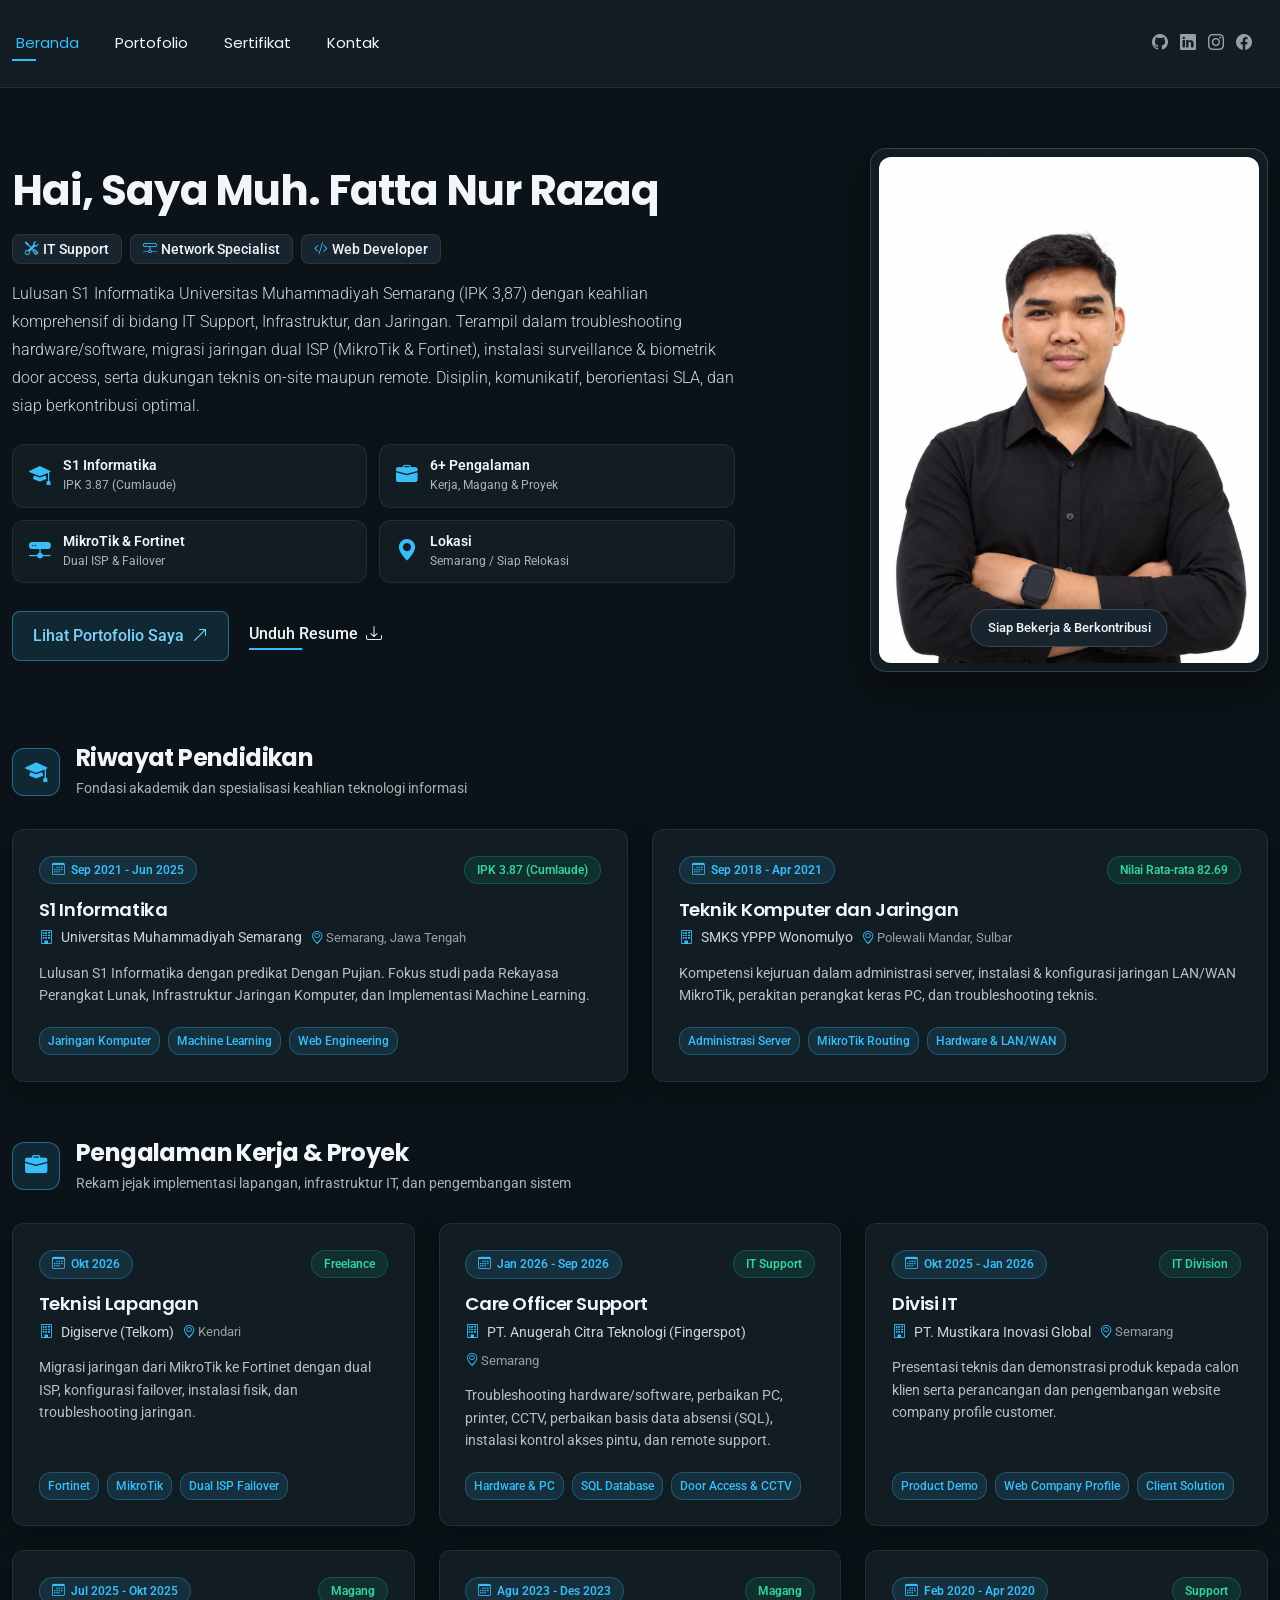
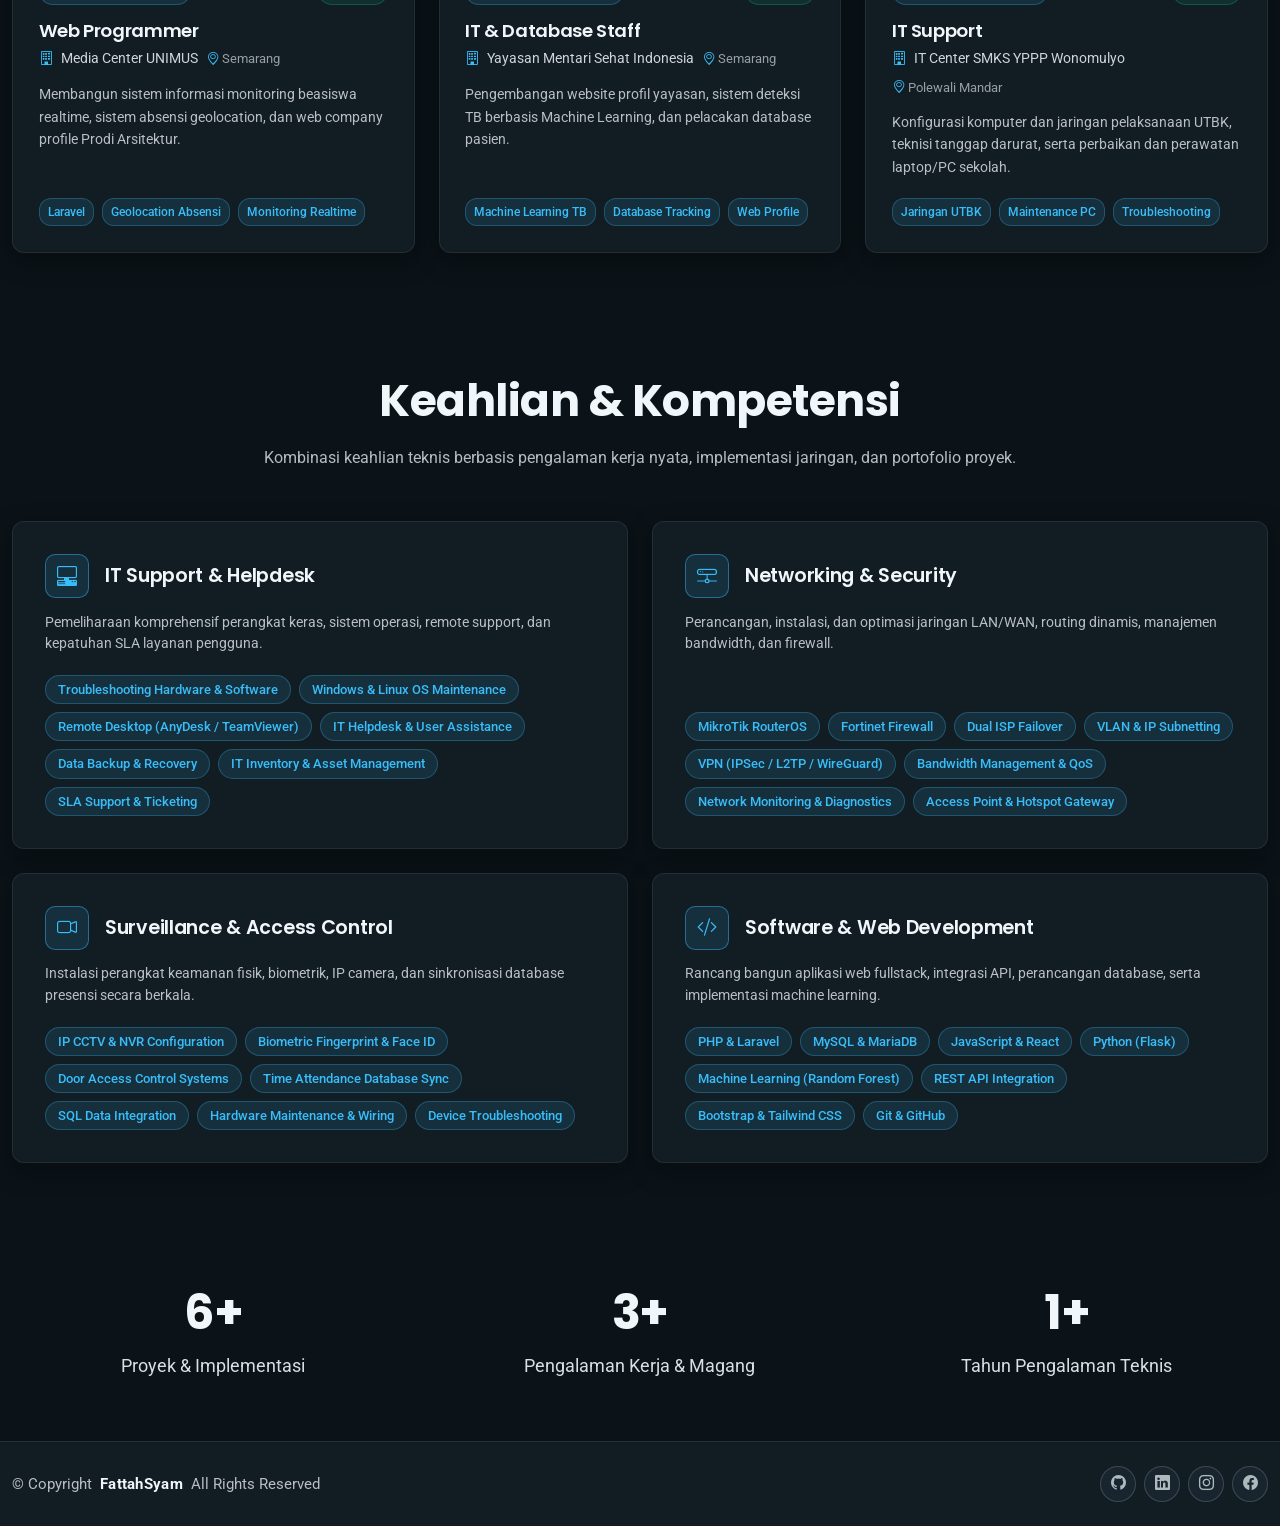
<file: index.html>
<!DOCTYPE html>
<html lang="en">

<head>
  <meta charset="utf-8">
  <meta content="width=device-width, initial-scale=1.0" name="viewport">
  <title>Muh. Fatta Nur Razaq - IT Support &amp; Web Developer</title>
  <meta name="description" content="Portofolio Muh. Fatta Nur Razaq - IT Support, Networking, dan Web Developer.">
  <meta name="keywords" content="IT Support, Networking, Web Developer, Muh Fatta Nur Razaq, Portofolio">

  <!-- Favicons -->
  <link href="assets/img/favicon.png" rel="icon">
  <link href="assets/img/apple-touch-icon.png" rel="apple-touch-icon">

  <!-- Fonts -->
  <link href="https://fonts.googleapis.com" rel="preconnect">
  <link href="https://fonts.gstatic.com" rel="preconnect" crossorigin>
  <link
    href="https://fonts.googleapis.com/css2?family=Poppins:wght@400;500;600;700&family=Raleway:wght@500;600;700&family=Roboto:wght@400;500;700&display=swap"
    rel="stylesheet">

  <!-- Vendor CSS Files -->
  <link href="assets/vendor/bootstrap/css/bootstrap.min.css" rel="stylesheet">
  <link href="assets/vendor/bootstrap-icons/bootstrap-icons.css" rel="stylesheet">
  <link href="assets/vendor/aos/aos.css" rel="stylesheet">

  <!-- Main CSS File -->
  <link href="assets/css/main.css" rel="stylesheet">

  <!-- =======================================================
  * Template Name: FolioOne
  * Template URL: https://bootstrapmade.com/folioone-bootstrap-portfolio-website-template/
  * Updated: Aug 23 2025 with Bootstrap v5.3.7
  * Author: BootstrapMade.com
  * License: https://bootstrapmade.com/license/
  ======================================================== -->
</head>

<body class="about-page">

  <header id="header" class="header d-flex align-items-center light-background sticky-top">
    <div class="container position-relative d-flex align-items-center justify-content-between">

      <!-- <a href="index.html" class="logo d-flex align-items-center me-auto me-xl-0">
      <img src="assets/img/logo.webp" alt="">
      <h1 class="sitename">FolioOne</h1> 
    </a> -->

      <nav id="navmenu" class="navmenu">
        <ul>
          <li><a href="index.html" class="active">Beranda</a></li>
          <li><a href="portfolio.html">Portofolio</a></li>
          <li><a href="certificate.html">Sertifikat</a></li>
          <li><a href="contact.html">Kontak</a></li>
        </ul>
        <i class="mobile-nav-toggle d-xl-none bi bi-list"></i>
      </nav>

      <div class="header-social-links">
        <a href="https://github.com/Fatt-Szx" class="github"><i class="bi bi-github"></i></a>
        <a href="https://www.linkedin.com/in/muh-fatta-nur-razaq/" class="linkedin"><i class="bi bi-linkedin"></i></a>
        <a href="https://www.instagram.com/fsyam26/" class="instagram"><i class="bi bi-instagram"></i></a>
        <a href="https://www.facebook.com/fsyam26" class="facebook"><i class="bi bi-facebook"></i></a>
      </div>

    </div>
  </header>

  <main class="main">

    <!-- About Section -->
    <section id="about" class="about section">

      <div class="container" data-aos="fade-up" data-aos-delay="100">

        <!-- Intro + Photo -->
        <div class="row align-items-center justify-content-between gy-5 mb-5 pb-lg-3">
          <div class="col-lg-7" data-aos="fade-right" data-aos-delay="150">
            <div class="intro-content">
              <h2 class="headline">Hai, Saya Muh. Fatta Nur Razaq</h2>
              <div class="sub-headline mb-3">
                <span class="role-badge"><i class="bi bi-tools me-1"></i> IT Support</span>
                <span class="role-badge"><i class="bi bi-hdd-network me-1"></i> Network Specialist</span>
                <span class="role-badge"><i class="bi bi-code-slash me-1"></i> Web Developer</span>
              </div>
              <p class="lead">
                Lulusan S1 Informatika Universitas Muhammadiyah Semarang (IPK 3,87) dengan keahlian komprehensif di bidang IT Support, Infrastruktur, dan Jaringan. Terampil dalam troubleshooting hardware/software, migrasi jaringan dual ISP (MikroTik &amp; Fortinet), instalasi surveillance &amp; biometrik door access, serta dukungan teknis on-site maupun remote. Disiplin, komunikatif, berorientasi SLA, dan siap berkontribusi optimal.
              </p>

              <!-- Quick Highlights -->
              <div class="about-highlights mb-4">
                <div class="highlight-chip">
                  <i class="bi bi-mortarboard-fill"></i>
                  <div>
                    <strong>S1 Informatika</strong>
                    <span>IPK 3.87 (Cumlaude)</span>
                  </div>
                </div>
                <div class="highlight-chip">
                  <i class="bi bi-briefcase-fill"></i>
                  <div>
                    <strong>6+ Pengalaman</strong>
                    <span>Kerja, Magang &amp; Proyek</span>
                  </div>
                </div>
                <div class="highlight-chip">
                  <i class="bi bi-hdd-network-fill"></i>
                  <div>
                    <strong>MikroTik &amp; Fortinet</strong>
                    <span>Dual ISP &amp; Failover</span>
                  </div>
                </div>
                <div class="highlight-chip">
                  <i class="bi bi-geo-alt-fill"></i>
                  <div>
                    <strong>Lokasi</strong>
                    <span>Semarang / Siap Relokasi</span>
                  </div>
                </div>
              </div>

              <div class="cta-group">
                <a href="portfolio.html" class="btn-ghost">
                  Lihat Portofolio Saya <i class="bi bi-arrow-up-right"></i>
                </a>
                <a href="Fatta - IT Support - CV.pdf" download class="link-underline" target="_blank">
                  Unduh Resume <i class="bi bi-download"></i>
                </a>
              </div>
            </div>
          </div>

          <div class="col-lg-5" data-aos="zoom-in" data-aos-delay="250">
            <div class="profile-card text-center text-lg-end">
              <div class="profile-img-wrap">
                <img src="assets/img/profile/Foto.jpeg" alt="Muh. Fatta Nur Razaq" class="img-fluid profile-photo" fetchpriority="high" decoding="async">
                <div class="profile-status-badge">
                  <span>Siap Bekerja &amp; Berkontribusi</span>
                </div>
              </div>
            </div>
          </div>
        </div>
        <!-- End Intro + Photo -->

        <!-- Education Section -->
        <div class="mb-5 pb-2">
          <div class="about-block-header" data-aos="fade-up">
            <div class="header-icon"><i class="bi bi-mortarboard-fill"></i></div>
            <div>
              <h3 class="block-title">Riwayat Pendidikan</h3>
              <p class="block-subtitle">Fondasi akademik dan spesialisasi keahlian teknologi informasi</p>
            </div>
          </div>

          <div class="row g-4">
            <div class="col-md-6" data-aos="fade-up" data-aos-delay="100">
              <div class="about-card h-100">
                <div class="card-meta">
                  <span class="badge-date"><i class="bi bi-calendar3 me-1"></i> Sep 2021 - Jun 2025</span>
                  <span class="badge-status">IPK 3.87 (Cumlaude)</span>
                </div>
                <h4 class="card-title">S1 Informatika</h4>
                <div class="card-inst">
                  <i class="bi bi-building"></i>
                  <span>Universitas Muhammadiyah Semarang</span>
                  <span class="card-loc"><i class="bi bi-geo-alt"></i> Semarang, Jawa Tengah</span>
                </div>
                <p class="card-desc">
                  Lulusan S1 Informatika dengan predikat Dengan Pujian. Fokus studi pada Rekayasa Perangkat Lunak, Infrastruktur Jaringan Komputer, dan Implementasi Machine Learning.
                </p>
                <div class="card-tags">
                  <span>Jaringan Komputer</span>
                  <span>Machine Learning</span>
                  <span>Web Engineering</span>
                </div>
              </div>
            </div>

            <div class="col-md-6" data-aos="fade-up" data-aos-delay="200">
              <div class="about-card h-100">
                <div class="card-meta">
                  <span class="badge-date"><i class="bi bi-calendar3 me-1"></i> Sep 2018 - Apr 2021</span>
                  <span class="badge-status">Nilai Rata-rata 82.69</span>
                </div>
                <h4 class="card-title">Teknik Komputer dan Jaringan</h4>
                <div class="card-inst">
                  <i class="bi bi-building"></i>
                  <span>SMKS YPPP Wonomulyo</span>
                  <span class="card-loc"><i class="bi bi-geo-alt"></i> Polewali Mandar, Sulbar</span>
                </div>
                <p class="card-desc">
                  Kompetensi kejuruan dalam administrasi server, instalasi &amp; konfigurasi jaringan LAN/WAN MikroTik, perakitan perangkat keras PC, dan troubleshooting teknis.
                </p>
                <div class="card-tags">
                  <span>Administrasi Server</span>
                  <span>MikroTik Routing</span>
                  <span>Hardware &amp; LAN/WAN</span>
                </div>
              </div>
            </div>
          </div>
        </div>
        <!-- End Education Section -->

        <!-- Experience Section -->
        <div>
          <div class="about-block-header" data-aos="fade-up">
            <div class="header-icon"><i class="bi bi-briefcase-fill"></i></div>
            <div>
              <h3 class="block-title">Pengalaman Kerja &amp; Proyek</h3>
              <p class="block-subtitle">Rekam jejak implementasi lapangan, infrastruktur IT, dan pengembangan sistem</p>
            </div>
          </div>

          <div class="row g-4">
            <!-- Item 1 -->
            <div class="col-md-6 col-lg-4" data-aos="fade-up" data-aos-delay="100">
              <div class="about-card h-100">
                <div class="card-meta">
                  <span class="badge-date"><i class="bi bi-calendar3 me-1"></i> Okt 2026</span>
                  <span class="badge-status">Freelance</span>
                </div>
                <h4 class="card-title">Teknisi Lapangan</h4>
                <div class="card-inst">
                  <i class="bi bi-building"></i>
                  <span>Digiserve (Telkom)</span>
                  <span class="card-loc"><i class="bi bi-geo-alt"></i> Kendari</span>
                </div>
                <p class="card-desc">
                  Migrasi jaringan dari MikroTik ke Fortinet dengan dual ISP, konfigurasi failover, instalasi fisik, dan troubleshooting jaringan.
                </p>
                <div class="card-tags">
                  <span>Fortinet</span>
                  <span>MikroTik</span>
                  <span>Dual ISP Failover</span>
                </div>
              </div>
            </div>

            <!-- Item 2 -->
            <div class="col-md-6 col-lg-4" data-aos="fade-up" data-aos-delay="150">
              <div class="about-card h-100">
                <div class="card-meta">
                  <span class="badge-date"><i class="bi bi-calendar3 me-1"></i> Jan 2026 - Sep 2026</span>
                  <span class="badge-status">IT Support</span>
                </div>
                <h4 class="card-title">Care Officer Support</h4>
                <div class="card-inst">
                  <i class="bi bi-building"></i>
                  <span>PT. Anugerah Citra Teknologi (Fingerspot)</span>
                  <span class="card-loc"><i class="bi bi-geo-alt"></i> Semarang</span>
                </div>
                <p class="card-desc">
                  Troubleshooting hardware/software, perbaikan PC, printer, CCTV, perbaikan basis data absensi (SQL), instalasi kontrol akses pintu, dan remote support.
                </p>
                <div class="card-tags">
                  <span>Hardware &amp; PC</span>
                  <span>SQL Database</span>
                  <span>Door Access &amp; CCTV</span>
                </div>
              </div>
            </div>

            <!-- Item 3 -->
            <div class="col-md-6 col-lg-4" data-aos="fade-up" data-aos-delay="200">
              <div class="about-card h-100">
                <div class="card-meta">
                  <span class="badge-date"><i class="bi bi-calendar3 me-1"></i> Okt 2025 - Jan 2026</span>
                  <span class="badge-status">IT Division</span>
                </div>
                <h4 class="card-title">Divisi IT</h4>
                <div class="card-inst">
                  <i class="bi bi-building"></i>
                  <span>PT. Mustikara Inovasi Global</span>
                  <span class="card-loc"><i class="bi bi-geo-alt"></i> Semarang</span>
                </div>
                <p class="card-desc">
                  Presentasi teknis dan demonstrasi produk kepada calon klien serta perancangan dan pengembangan website company profile customer.
                </p>
                <div class="card-tags">
                  <span>Product Demo</span>
                  <span>Web Company Profile</span>
                  <span>Client Solution</span>
                </div>
              </div>
            </div>

            <!-- Item 4 -->
            <div class="col-md-6 col-lg-4" data-aos="fade-up" data-aos-delay="250">
              <div class="about-card h-100">
                <div class="card-meta">
                  <span class="badge-date"><i class="bi bi-calendar3 me-1"></i> Jul 2025 - Okt 2025</span>
                  <span class="badge-status">Magang</span>
                </div>
                <h4 class="card-title">Web Programmer</h4>
                <div class="card-inst">
                  <i class="bi bi-building"></i>
                  <span>Media Center UNIMUS</span>
                  <span class="card-loc"><i class="bi bi-geo-alt"></i> Semarang</span>
                </div>
                <p class="card-desc">
                  Membangun sistem informasi monitoring beasiswa realtime, sistem absensi geolocation, dan web company profile Prodi Arsitektur.
                </p>
                <div class="card-tags">
                  <span>Laravel</span>
                  <span>Geolocation Absensi</span>
                  <span>Monitoring Realtime</span>
                </div>
              </div>
            </div>

            <!-- Item 5 -->
            <div class="col-md-6 col-lg-4" data-aos="fade-up" data-aos-delay="300">
              <div class="about-card h-100">
                <div class="card-meta">
                  <span class="badge-date"><i class="bi bi-calendar3 me-1"></i> Agu 2023 - Des 2023</span>
                  <span class="badge-status">Magang</span>
                </div>
                <h4 class="card-title">IT &amp; Database Staff</h4>
                <div class="card-inst">
                  <i class="bi bi-building"></i>
                  <span>Yayasan Mentari Sehat Indonesia</span>
                  <span class="card-loc"><i class="bi bi-geo-alt"></i> Semarang</span>
                </div>
                <p class="card-desc">
                  Pengembangan website profil yayasan, sistem deteksi TB berbasis Machine Learning, dan pelacakan database pasien.
                </p>
                <div class="card-tags">
                  <span>Machine Learning TB</span>
                  <span>Database Tracking</span>
                  <span>Web Profile</span>
                </div>
              </div>
            </div>

            <!-- Item 6 -->
            <div class="col-md-6 col-lg-4" data-aos="fade-up" data-aos-delay="350">
              <div class="about-card h-100">
                <div class="card-meta">
                  <span class="badge-date"><i class="bi bi-calendar3 me-1"></i> Feb 2020 - Apr 2020</span>
                  <span class="badge-status">Support</span>
                </div>
                <h4 class="card-title">IT Support</h4>
                <div class="card-inst">
                  <i class="bi bi-building"></i>
                  <span>IT Center SMKS YPPP Wonomulyo</span>
                  <span class="card-loc"><i class="bi bi-geo-alt"></i> Polewali Mandar</span>
                </div>
                <p class="card-desc">
                  Konfigurasi komputer dan jaringan pelaksanaan UTBK, teknisi tanggap darurat, serta perbaikan dan perawatan laptop/PC sekolah.
                </p>
                <div class="card-tags">
                  <span>Jaringan UTBK</span>
                  <span>Maintenance PC</span>
                  <span>Troubleshooting</span>
                </div>
              </div>
            </div>
          </div>
        </div>
        <!-- End Experience Section -->

      </div>

    </section><!-- /About Section -->

    <!-- Skills Section -->
    <section id="skills" class="skills section">

      <!-- Section Title -->
      <div class="container section-title" data-aos="fade-up">
        <h2>Keahlian &amp; Kompetensi</h2>
        <p>Kombinasi keahlian teknis berbasis pengalaman kerja nyata, implementasi jaringan, dan portofolio proyek.</p>
      </div><!-- End Section Title -->

      <div class="container" data-aos="fade-up" data-aos-delay="100">

        <div class="row g-4">

          <!-- Category 1: IT Support & Infrastructure -->
          <div class="col-lg-6" data-aos="fade-up" data-aos-delay="100">
            <div class="skill-box">
              <div class="skill-header">
                <div class="skill-icon"><i class="bi bi-pc-display-horizontal"></i></div>
                <h3>IT Support &amp; Helpdesk</h3>
              </div>
              <p>Pemeliharaan komprehensif perangkat keras, sistem operasi, remote support, dan kepatuhan SLA layanan pengguna.</p>
              <div class="skill-tags">
                <span>Troubleshooting Hardware &amp; Software</span>
                <span>Windows &amp; Linux OS Maintenance</span>
                <span>Remote Desktop (AnyDesk / TeamViewer)</span>
                <span>IT Helpdesk &amp; User Assistance</span>
                <span>Data Backup &amp; Recovery</span>
                <span>IT Inventory &amp; Asset Management</span>
                <span>SLA Support &amp; Ticketing</span>
              </div>
            </div>
          </div>

          <!-- Category 2: Networking & Security -->
          <div class="col-lg-6" data-aos="fade-up" data-aos-delay="200">
            <div class="skill-box">
              <div class="skill-header">
                <div class="skill-icon"><i class="bi bi-hdd-network"></i></div>
                <h3>Networking &amp; Security</h3>
              </div>
              <p>Perancangan, instalasi, dan optimasi jaringan LAN/WAN, routing dinamis, manajemen bandwidth, dan firewall.</p>
              <div class="skill-tags">
                <span>MikroTik RouterOS</span>
                <span>Fortinet Firewall</span>
                <span>Dual ISP Failover</span>
                <span>VLAN &amp; IP Subnetting</span>
                <span>VPN (IPSec / L2TP / WireGuard)</span>
                <span>Bandwidth Management &amp; QoS</span>
                <span>Network Monitoring &amp; Diagnostics</span>
                <span>Access Point &amp; Hotspot Gateway</span>
              </div>
            </div>
          </div>

          <!-- Category 3: Access Control & CCTV -->
          <div class="col-lg-6" data-aos="fade-up" data-aos-delay="300">
            <div class="skill-box">
              <div class="skill-header">
                <div class="skill-icon"><i class="bi bi-camera-video"></i></div>
                <h3>Surveillance &amp; Access Control</h3>
              </div>
              <p>Instalasi perangkat keamanan fisik, biometrik, IP camera, dan sinkronisasi database presensi secara berkala.</p>
              <div class="skill-tags">
                <span>IP CCTV &amp; NVR Configuration</span>
                <span>Biometric Fingerprint &amp; Face ID</span>
                <span>Door Access Control Systems</span>
                <span>Time Attendance Database Sync</span>
                <span>SQL Data Integration</span>
                <span>Hardware Maintenance &amp; Wiring</span>
                <span>Device Troubleshooting</span>
              </div>
            </div>
          </div>

          <!-- Category 4: Web & Machine Learning -->
          <div class="col-lg-6" data-aos="fade-up" data-aos-delay="400">
            <div class="skill-box">
              <div class="skill-header">
                <div class="skill-icon"><i class="bi bi-code-slash"></i></div>
                <h3>Software &amp; Web Development</h3>
              </div>
              <p>Rancang bangun aplikasi web fullstack, integrasi API, perancangan database, serta implementasi machine learning.</p>
              <div class="skill-tags">
                <span>PHP &amp; Laravel</span>
                <span>MySQL &amp; MariaDB</span>
                <span>JavaScript &amp; React</span>
                <span>Python (Flask)</span>
                <span>Machine Learning (Random Forest)</span>
                <span>REST API Integration</span>
                <span>Bootstrap &amp; Tailwind CSS</span>
                <span>Git &amp; GitHub</span>
              </div>
            </div>
          </div>

        </div>

      </div>

    </section><!-- /Skills Section -->

    <!-- Stats Section -->
    <section id="stats" class="stats section dark-background">

      <div class="container" data-aos="fade-up" data-aos-delay="100">

        <div class="row align-items-center">
          <div class="col-lg-12">
            <div class="row counters text-center">
              <div class="col-md-4" data-aos="fade-up" data-aos-delay="300">
                <h2><span data-purecounter-start="0" data-purecounter-end="12" data-purecounter-duration="1"
                    class="purecounter"></span>+</h2>
                <p>Proyek &amp; Implementasi</p>
              </div>

              <div class="col-md-4" data-aos="fade-up" data-aos-delay="400">
                <h2><span data-purecounter-start="0" data-purecounter-end="6" data-purecounter-duration="1"
                    class="purecounter"></span>+</h2>
                <p>Pengalaman Kerja &amp; Magang</p>
              </div>

              <div class="col-md-4" data-aos="fade-up" data-aos-delay="500">
                <h2><span data-purecounter-start="0" data-purecounter-end="3" data-purecounter-duration="1"
                    class="purecounter"></span>+</h2>
                <p>Tahun Pengalaman Teknis</p>
              </div>
            </div>
          </div>
        </div>
      </div>

    </section><!-- /Stats Section -->

  </main>

  <footer id="footer" class="footer">

    <div class="container">
      <div class="footer-wrap">
        <div class="copyright">
          <p>© <span>Copyright</span> <strong class="px-1 sitename">FattahSyam</strong> <span>All Rights Reserved</span></p>
        </div>
        <div class="social-links">
          <a href="https://github.com/Fatt-Szx" target="_blank" rel="noopener" aria-label="GitHub"><i class="bi bi-github"></i></a>
          <a href="https://www.linkedin.com/in/muh-fatta-nur-razaq/" target="_blank" rel="noopener" aria-label="LinkedIn"><i class="bi bi-linkedin"></i></a>
          <a href="https://www.instagram.com/fsyam26/" target="_blank" rel="noopener" aria-label="Instagram"><i class="bi bi-instagram"></i></a>
          <a href="https://www.facebook.com/fsyam26" target="_blank" rel="noopener" aria-label="Facebook"><i class="bi bi-facebook"></i></a>
        </div>
      </div>
    </div>

  </footer>

  <!-- Scroll Top -->
  <a href="#" id="scroll-top" class="scroll-top d-flex align-items-center justify-content-center"><i
      class="bi bi-arrow-up-short"></i></a>

  <!-- Preloader -->
  <div id="preloader"></div>

  <!-- Vendor JS Files -->
  <script src="assets/vendor/bootstrap/js/bootstrap.bundle.min.js"></script>
  <script src="assets/vendor/aos/aos.js"></script>
  <script src="assets/vendor/waypoints/noframework.waypoints.js"></script>
  <script src="assets/vendor/purecounter/purecounter_vanilla.js"></script>

  <!-- Main JS File -->
  <script src="assets/js/main.js"></script>

</body>

</html>
</file>
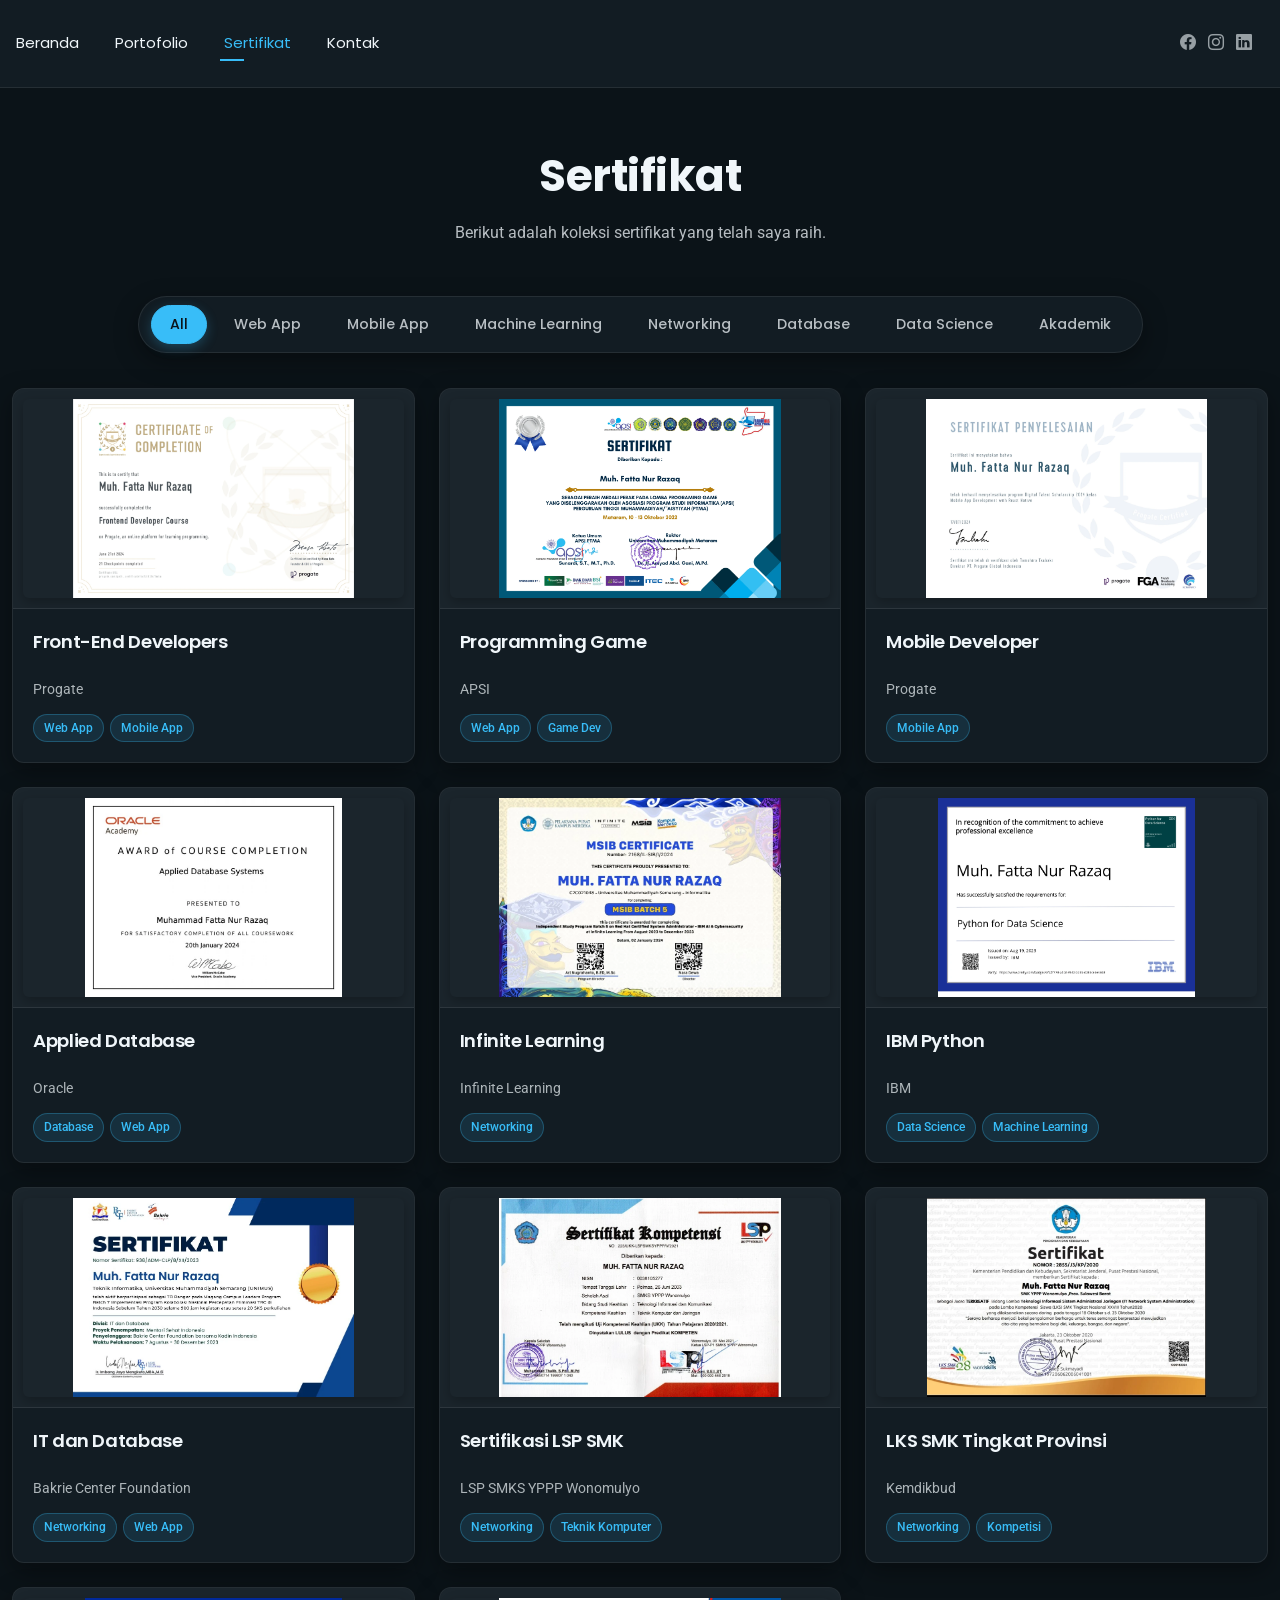
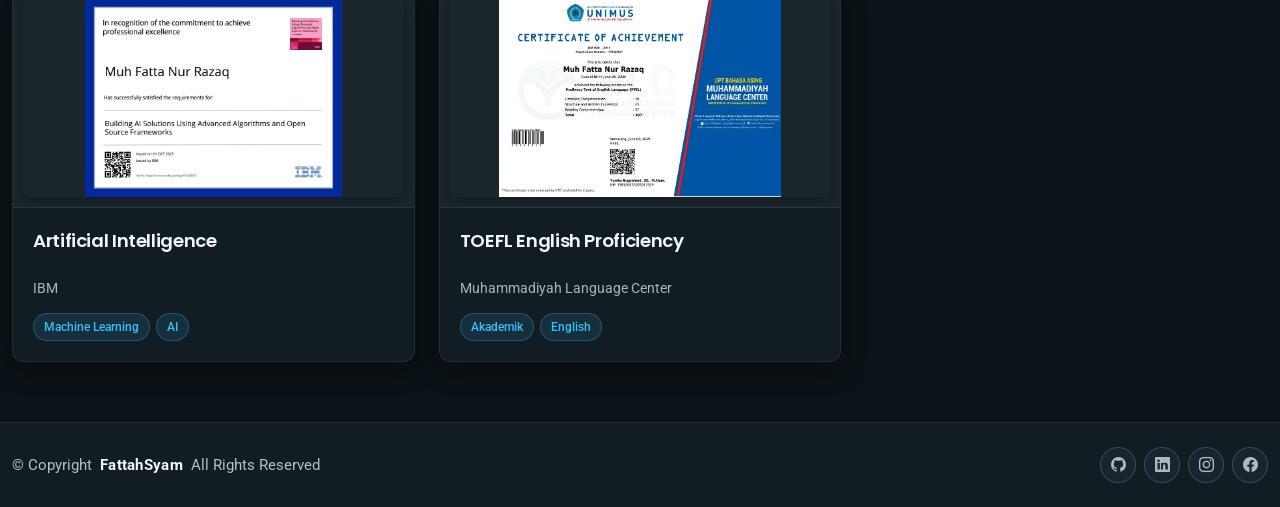
<file: certificate.html>
<!DOCTYPE html>
<html lang="en">

<head>
    <meta charset="utf-8">
    <meta content="width=device-width, initial-scale=1.0" name="viewport">
    <title>Certificate - FolioOne Bootstrap Template</title>
    <meta name="description" content="">
    <meta name="keywords" content="">

    <!-- Favicons -->
    <link href="assets/img/favicon.png" rel="icon">
    <link href="assets/img/apple-touch-icon.png" rel="apple-touch-icon">

    <!-- Fonts -->
    <link href="https://fonts.googleapis.com" rel="preconnect">
    <link href="https://fonts.gstatic.com" rel="preconnect" crossorigin>
    <link
        href="https://fonts.googleapis.com/css2?family=Poppins:wght@400;500;600;700&family=Raleway:wght@500;600;700&family=Roboto:wght@400;500;700&display=swap"
        rel="stylesheet">

    <!-- Vendor CSS Files -->
    <link href="assets/vendor/bootstrap/css/bootstrap.min.css" rel="stylesheet">
    <link href="assets/vendor/bootstrap-icons/bootstrap-icons.css" rel="stylesheet">
    <link href="assets/vendor/aos/aos.css" rel="stylesheet">
    <link href="assets/vendor/glightbox/css/glightbox.min.css" rel="stylesheet">

    <!-- Main CSS File -->
    <link href="assets/css/main.css" rel="stylesheet">

    <!-- =======================================================
  * Template Name: FolioOne
  * Template URL: https://bootstrapmade.com/folioone-bootstrap-portfolio-website-template/
  * Updated: Aug 23 2025 with Bootstrap v5.3.7
  * Author: BootstrapMade.com
  * License: https://bootstrapmade.com/license/
  ======================================================== -->
</head>

<body class="portfolio-page certificate-page">

    <header id="header" class="header d-flex align-items-center light-background sticky-top">
        <div class="container position-relative d-flex align-items-center justify-content-between">

            <!-- <a href="index.html" class="logo d-flex align-items-center me-auto me-xl-0">
      <img src="assets/img/logo.webp" alt="">
      <h1 class="sitename">FolioOne</h1> 
    </a> -->

            <nav id="navmenu" class="navmenu">
                <ul>
                    <li><a href="index.html">Beranda</a></li>
                    <li><a href="portfolio.html">Portofolio</a></li>
                    <li><a href="certificate.html" class="active">Sertifikat</a></li>
                    <li><a href="contact.html">Kontak</a></li>
                </ul>
                <i class="mobile-nav-toggle d-xl-none bi bi-list"></i>
            </nav>

            <div class="header-social-links">
                <a href="https://www.facebook.com/fsyam26" class="facebook"><i class="bi bi-facebook"></i></a>
                <a href="https://www.instagram.com/fsyam26/" class="instagram"><i class="bi bi-instagram"></i></a>
                <a href="https://www.linkedin.com/in/muh-fatta-nur-razaq/" class="linkedin"><i
                        class="bi bi-linkedin"></i></a>
            </div>

        </div>
    </header>

    <main class="main">

        <!-- Portfolio Section -->
        <section id="portfolio" class="portfolio section">

            <!-- Section Title -->
            <div class="container section-title" data-aos="fade-up">
                <h2>Sertifikat</h2>
                <p>Berikut adalah koleksi sertifikat yang telah saya raih.</p>
            </div><!-- End Section Title -->

            <div class="container" data-aos="fade-up" data-aos-delay="100">

                <div class="isotope-layout" data-default-filter="*" data-layout="masonry" data-sort="original-order">
                    <ul class="portfolio-filters isotope-filters" data-aos="fade-up" data-aos-delay="200">
                        <li data-filter="*" class="filter-active">All</li>
                        <li data-filter=".filter-web">Web App</li>
                        <li data-filter=".filter-mobile">Mobile App</li>
                        <li data-filter=".filter-ml">Machine Learning</li>
                        <li data-filter=".filter-networking">Networking</li>
                        <li data-filter=".filter-database">Database</li>
                        <li data-filter=".filter-ds">Data Science</li>
                        <li data-filter=".filter-akademik">Akademik</li>
                    </ul><!-- End Portfolio Filters -->

                    <div class="row gy-4 isotope-container" data-aos="fade-up" data-aos-delay="300">

                        <!-- Project 1: Progate-Front-End Developers -->
                        <div class="col-lg-4 col-md-6 portfolio-item isotope-item filter-web filter-mobile">
                            <div class="portfolio-card">
                                <div class="portfolio-img">
                                    <img src="assets/img/sertifikat/frontend-dev/Front-End Developers Progate-1.webp"
                                        alt="Sistem Monitoring Beasiswa" class="img-fluid" loading="lazy" decoding="async">
                                    <div class="portfolio-overlay">
                                        <a href="assets/img/sertifikat/frontend-dev/Front-End Developers Progate-1.webp"
                                            data-gallery="portfolio-gallery-1" class="glightbox portfolio-lightbox"><i
                                                class="bi bi-eye"></i></a>
                                        <div class="d-none">
                                            <a href="assets/img/sertifikat/frontend-dev/Front-End Developers Progate-2.webp"
                                                data-gallery="portfolio-gallery-1" class="glightbox"></a>
                                        </div>
                                    </div>
                                </div>
                                <div class="portfolio-info">
                                    <h4>Front-End Developers</h4>
                                    <p>Progate</p>
                                    <div class="portfolio-tags">
                                        <span>Web App</span>
                                        <span>Mobile App </span>
                                    </div>
                                </div>
                            </div>
                        </div>

                        <!-- Project 2: Apsi -->
                        <div class="col-lg-4 col-md-6 portfolio-item isotope-item filter-web filter-mobile">
                            <div class="portfolio-card">
                                <div class="portfolio-img">
                                    <img src="assets/img/sertifikat/apsi/apsi-game.webp" alt="Sertifikat APSI"
                                        class="img-fluid" loading="lazy" decoding="async">
                                    <div class="portfolio-overlay">
                                        <a href="assets/img/sertifikat/apsi/apsi-game.webp"
                                            data-gallery="portfolio-gallery-2" class="glightbox portfolio-lightbox"
                                            title="APSI Game Programming"><i class="bi bi-eye"></i></a>
                                    </div>
                                </div>
                                <div class="portfolio-info">
                                    <h4>Programming Game</h4>
                                    <p>APSI</p>
                                    <div class="portfolio-tags">
                                        <span>Web App</span>
                                        <span>Game Dev</span>
                                    </div>
                                </div>
                            </div>
                        </div>

                        <!-- Project 3: React Native Mobile -->
                        <div class="col-lg-4 col-md-6 portfolio-item isotope-item filter-mobile">
                            <div class="portfolio-card">
                                <div class="portfolio-img">
                                    <img src="assets/img/sertifikat/mobile-dev/react-native-mobile.webp"
                                        alt="sertifikat react-mobile" class="img-fluid" loading="lazy" decoding="async">
                                    <div class="portfolio-overlay">
                                        <a href="assets/img/sertifikat/mobile-dev/react-native-mobile.webp"
                                            data-gallery="portfolio-gallery-3" class="glightbox portfolio-lightbox"><i
                                                class="bi bi-eye"></i></a>
                                    </div>
                                </div>
                                <div class="portfolio-info">
                                    <h4>Mobile Developer</h4>
                                    <p>Progate</p>
                                    <div class="portfolio-tags">
                                        <span>Mobile App</span>
                                    </div>
                                </div>
                            </div>
                        </div>

                        <!-- Project 4: Oracle -->
                        <div class="col-lg-4 col-md-6 portfolio-item isotope-item filter-database filter-web">
                            <div class="portfolio-card">
                                <div class="portfolio-img">
                                    <img src="assets/img/sertifikat/oracle/Applied-Oracle.webp" alt="Applied-Oracle"
                                        class="img-fluid" loading="lazy" decoding="async">
                                    <div class="portfolio-overlay">
                                        <a href="assets/img/sertifikat/oracle/Applied-Oracle.webp"
                                            data-gallery="portfolio-gallery-4" class="glightbox portfolio-lightbox"><i
                                                class="bi bi-eye"></i></a>
                                        <div class="d-none">
                                            <a href="assets/img/sertifikat/oracle/oracle-kampus.webp"
                                                data-gallery="portfolio-gallery-4" class="glightbox"></a>
                                        </div>
                                    </div>
                                </div>
                                <div class="portfolio-info">
                                    <h4>Applied Database</h4>
                                    <p>Oracle</p>
                                    <div class="portfolio-tags">
                                        <span>Database</span>
                                        <span>Web App</span>
                                    </div>
                                </div>
                            </div>
                        </div>

                        <!-- Project 5: Klasifikasi TB -->
                        <div class="col-lg-4 col-md-6 portfolio-item isotope-item filter-networking">
                            <div class="portfolio-card">
                                <div class="portfolio-img">
                                    <img src="assets/img/sertifikat/infinite/infinite-1.webp" alt="Infinite Learning"
                                        class="img-fluid" loading="lazy" decoding="async">
                                    <div class="portfolio-overlay">
                                        <a href="assets/img/sertifikat/infinite/infinite-1.webp"
                                            data-gallery="portfolio-gallery-5" class="glightbox portfolio-lightbox"
                                            title="Infinite Learning"><i class="bi bi-eye"></i></a>
                                        <div class="d-none">
                                            <a href="assets/img/sertifikat/infinite/infinite-1.webp"
                                                data-gallery="portfolio-gallery-5" class="glightbox"></a>
                                            <a href="assets/img/sertifikat/infinite/infinite-2.webp"
                                                data-gallery="portfolio-gallery-5" class="glightbox"></a>
                                            <a href="assets/img/sertifikat/infinite/infinite-3.webp"
                                                data-gallery="portfolio-gallery-5" class="glightbox"></a>
                                            <a href="assets/img/sertifikat/infinite/infinite-4.webp"
                                                data-gallery="portfolio-gallery-5" class="glightbox"></a>
                                        </div>
                                    </div>
                                </div>
                                <div class="portfolio-info">
                                    <h4>Infinite Learning</h4>
                                    <p>Infinite Learning</p>
                                    <div class="portfolio-tags">
                                        <span>Networking</span>
                                    </div>
                                </div>
                            </div>
                        </div>

                        <!-- Project 6: IBM Python -->
                        <div class="col-lg-4 col-md-6 portfolio-item isotope-item filter-ds filter-ml">
                            <div class="portfolio-card">
                                <div class="portfolio-img">
                                    <img src="assets/img/sertifikat/ibm/bim-python.webp" alt="IBM Python"
                                        class="img-fluid" loading="lazy" decoding="async">
                                    <div class="portfolio-overlay">
                                        <a href="assets/img/sertifikat/ibm/bim-python.webp"
                                            data-gallery="portfolio-gallery-6" class="glightbox portfolio-lightbox"
                                            title="IBM Python"><i class="bi bi-eye"></i></a>
                                    </div>
                                </div>
                                <div class="portfolio-info">
                                    <h4>IBM Python</h4>
                                    <p>IBM</p>
                                    <div class="portfolio-tags">
                                        <span>Data Science</span>
                                        <span>Machine Learning</span>
                                    </div>
                                </div>
                            </div>
                        </div>

                        <!-- Project 7: CLP IT dan Database -->
                        <div class="col-lg-4 col-md-6 portfolio-item isotope-item filter-networking filter-web">
                            <div class="portfolio-card">
                                <div class="portfolio-img">
                                    <img src="assets/img/sertifikat/clp/clp-1.webp" alt="CLP IT dan Database"
                                        class="img-fluid" loading="lazy" decoding="async">
                                    <div class="portfolio-overlay">
                                        <a href="assets/img/sertifikat/clp/clp-1.webp"
                                            data-gallery="portfolio-gallery-7" class="glightbox portfolio-lightbox"
                                            title="CLP IT dan Database"><i class="bi bi-eye"></i></a>
                                    </div>
                                </div>
                                <div class="portfolio-info">
                                    <h4>IT dan Database</h4>
                                    <p>Bakrie Center Foundation</p>
                                    <div class="portfolio-tags">
                                        <span>Networking</span>
                                        <span>Web App</span>
                                    </div>
                                </div>
                            </div>
                        </div>

                        <!-- Project 8: LSP SMK -->
                        <div class="col-lg-4 col-md-6 portfolio-item isotope-item filter-networking">
                            <div class="portfolio-card">
                                <div class="portfolio-img">
                                    <img src="assets/img/sertifikat/lsp-smk/lsp-smk-1.webp" alt="LSP SMK"
                                        class="img-fluid" loading="lazy" decoding="async">
                                    <div class="portfolio-overlay">
                                        <a href="assets/img/sertifikat/lsp-smk/lsp-smk-1.webp"
                                            data-gallery="portfolio-gallery-8" class="glightbox portfolio-lightbox"
                                            title="Sertifikat Keahlian LSP SMK"><i class="bi bi-eye"></i></a>
                                        <div class="d-none">
                                            <a href="assets/img/sertifikat/lsp-smk/lsp-smk-2.webp"
                                                data-gallery="portfolio-gallery-8" class="glightbox"></a>
                                        </div>
                                    </div>
                                </div>
                                <div class="portfolio-info">
                                    <h4>Sertifikasi LSP SMK</h4>
                                    <p>LSP SMKS YPPP Wonomulyo</p>
                                    <div class="portfolio-tags">
                                        <span>Networking</span>
                                        <span>Teknik Komputer</span>
                                    </div>
                                </div>
                            </div>
                        </div>

                        <!-- Project 9: LKS SMK -->
                        <div class="col-lg-4 col-md-6 portfolio-item isotope-item filter-networking">
                            <div class="portfolio-card">
                                <div class="portfolio-img">
                                    <img src="assets/img/sertifikat/lks/LKSN20.webp" alt="LKS SMK" class="img-fluid" loading="lazy" decoding="async">
                                    <div class="portfolio-overlay">
                                        <a href="assets/img/sertifikat/lks/LKSN20.webp"
                                            data-gallery="portfolio-gallery-9" class="glightbox portfolio-lightbox"
                                            title="LKS SMK Tingkat Provinsi"><i class="bi bi-eye"></i></a>
                                    </div>
                                </div>
                                <div class="portfolio-info">
                                    <h4>LKS SMK Tingkat Provinsi</h4>
                                    <p>Kemdikbud</p>
                                    <div class="portfolio-tags">
                                        <span>Networking</span>
                                        <span>Kompetisi</span>
                                    </div>
                                </div>
                            </div>
                        </div>

                        <!-- Project 10: IBM AI -->
                        <div class="col-lg-4 col-md-6 portfolio-item isotope-item filter-ml">
                            <div class="portfolio-card">
                                <div class="portfolio-img">
                                    <img src="assets/img/sertifikat/ibm-ai/ibm-ai-advanced.webp" alt="IBM AI"
                                        class="img-fluid" loading="lazy" decoding="async">
                                    <div class="portfolio-overlay">
                                        <a href="assets/img/sertifikat/ibm-ai/ibm-ai-advanced.webp"
                                            data-gallery="portfolio-gallery-10" class="glightbox portfolio-lightbox"
                                            title="IBM Artificial Intelligence"><i class="bi bi-eye"></i></a>
                                        <div class="d-none">
                                            <a href="assets/img/sertifikat/ibm-ai/ibm-ai-advanced-1.webp"
                                                data-gallery="portfolio-gallery-10" class="glightbox"></a>
                                            <a href="assets/img/sertifikat/ibm-ai/ibm-ai-advanced-2.webp"
                                                data-gallery="portfolio-gallery-10" class="glightbox"></a>
                                        </div>
                                    </div>
                                </div>
                                <div class="portfolio-info">
                                    <h4>Artificial Intelligence</h4>
                                    <p>IBM</p>
                                    <div class="portfolio-tags">
                                        <span>Machine Learning</span>
                                        <span>AI</span>
                                    </div>
                                </div>
                            </div>
                        </div>

                        <!-- Project 11: TOEFL -->
                        <div class="col-lg-4 col-md-6 portfolio-item isotope-item filter-akademik">
                            <div class="portfolio-card">
                                <div class="portfolio-img">
                                    <img src="assets/img/sertifikat/toefl/toefl.webp" alt="TOEFL" class="img-fluid" loading="lazy" decoding="async">
                                    <div class="portfolio-overlay">
                                        <a href="assets/img/sertifikat/toefl/toefl.webp"
                                            data-gallery="portfolio-gallery-11" class="glightbox portfolio-lightbox"
                                            title="Sertifikat TOEFL"><i class="bi bi-eye"></i></a>
                                    </div>
                                </div>
                                <div class="portfolio-info">
                                    <h4>TOEFL English Proficiency</h4>
                                    <p>Muhammadiyah Language Center</p>
                                    <div class="portfolio-tags">
                                        <span>Akademik</span>
                                        <span>English</span>
                                    </div>
                                </div>
                            </div>
                        </div>

                        </div><!-- End Portfolio Items Container -->

                    </div>

                </div>

        </section><!-- /Portfolio Section -->

    </main>

    <footer id="footer" class="footer">

        <div class="container">
            <div class="footer-wrap">
                <div class="copyright">
                    <p>© <span>Copyright</span> <strong class="px-1 sitename">FattahSyam</strong> <span>All Rights Reserved</span></p>
                </div>
                <div class="social-links">
                    <a href="https://github.com/Fatt-Szx" target="_blank" rel="noopener" aria-label="GitHub"><i class="bi bi-github"></i></a>
                    <a href="https://www.linkedin.com/in/muh-fatta-nur-razaq/" target="_blank" rel="noopener" aria-label="LinkedIn"><i class="bi bi-linkedin"></i></a>
                    <a href="https://www.instagram.com/fsyam26/" target="_blank" rel="noopener" aria-label="Instagram"><i class="bi bi-instagram"></i></a>
                    <a href="https://www.facebook.com/fsyam26" target="_blank" rel="noopener" aria-label="Facebook"><i class="bi bi-facebook"></i></a>
                </div>
            </div>
        </div>

    </footer>

    <!-- Scroll Top -->
    <a href="#" id="scroll-top" class="scroll-top d-flex align-items-center justify-content-center"><i
            class="bi bi-arrow-up-short"></i></a>

    <!-- Preloader -->
    <div id="preloader"></div>

    <!-- Vendor JS Files -->
    <script src="assets/vendor/bootstrap/js/bootstrap.bundle.min.js"></script>
    <script src="assets/vendor/aos/aos.js"></script>
    <script src="assets/vendor/imagesloaded/imagesloaded.pkgd.min.js"></script>
    <script src="assets/vendor/isotope-layout/isotope.pkgd.min.js"></script>
    <script src="assets/vendor/glightbox/js/glightbox.min.js"></script>

    <!-- Main JS File -->
    <script src="assets/js/main.js"></script>

</body>

</html>
</file>
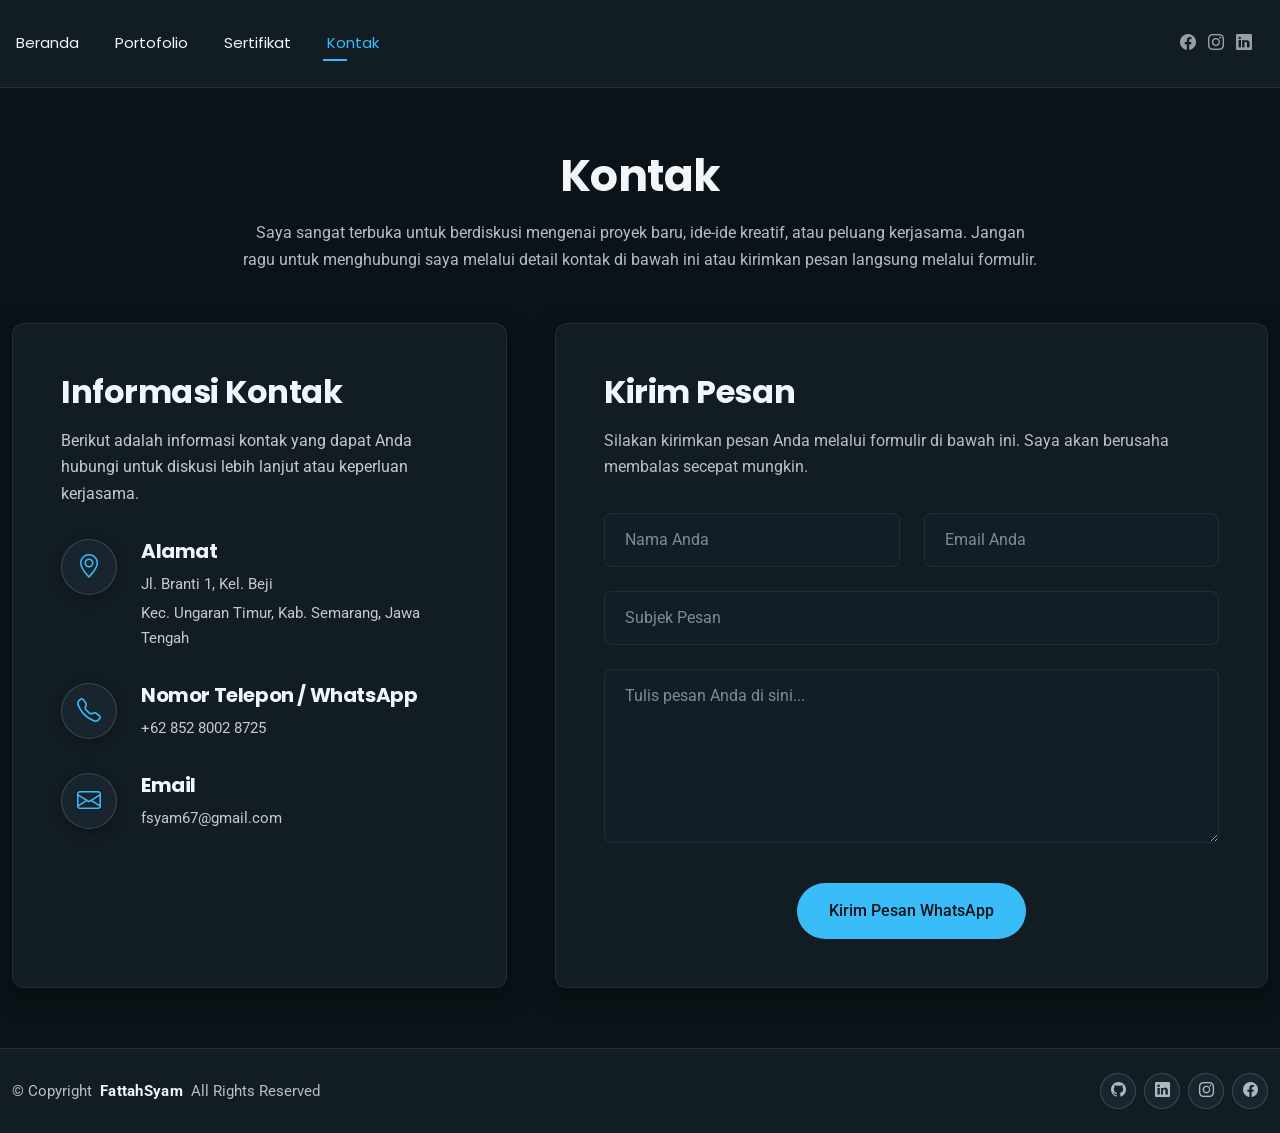
<file: contact.html>
<!DOCTYPE html>
<html lang="en">

<head>
  <meta charset="utf-8">
  <meta content="width=device-width, initial-scale=1.0" name="viewport">
  <title>Kontak - Portofolio Muh. Fatta Nur Razaq</title>
  <meta name="description" content="">
  <meta name="keywords" content="">

  <!-- Favicons -->
  <link href="assets/img/favicon.png" rel="icon">
  <link href="assets/img/apple-touch-icon.png" rel="apple-touch-icon">

  <!-- Fonts -->
  <link href="https://fonts.googleapis.com" rel="preconnect">
  <link href="https://fonts.gstatic.com" rel="preconnect" crossorigin>
  <link
    href="https://fonts.googleapis.com/css2?family=Poppins:wght@400;500;600;700&family=Raleway:wght@500;600;700&family=Roboto:wght@400;500;700&display=swap"
    rel="stylesheet">

  <!-- Vendor CSS Files -->
  <link href="assets/vendor/bootstrap/css/bootstrap.min.css" rel="stylesheet">
  <link href="assets/vendor/bootstrap-icons/bootstrap-icons.css" rel="stylesheet">
  <link href="assets/vendor/aos/aos.css" rel="stylesheet">

  <!-- Main CSS File -->
  <link href="assets/css/main.css" rel="stylesheet">

  <!-- =======================================================
  * Template Name: FolioOne
  * Template URL: https://bootstrapmade.com/folioone-bootstrap-portfolio-website-template/
  * Updated: Aug 23 2025 with Bootstrap v5.3.7
  * Author: BootstrapMade.com
  * License: https://bootstrapmade.com/license/
  ======================================================== -->
</head>

<body class="contact-page">

  <header id="header" class="header d-flex align-items-center light-background sticky-top">
    <div class="container position-relative d-flex align-items-center justify-content-between">

      <!-- <a href="index.html" class="logo d-flex align-items-center me-auto me-xl-0">
      <img src="assets/img/logo.webp" alt="">
      <h1 class="sitename">FolioOne</h1> 
    </a> -->

      <nav id="navmenu" class="navmenu">
        <ul>
          <li><a href="index.html">Beranda</a></li>
          <li><a href="portfolio.html">Portofolio</a></li>
          <li><a href="certificate.html">Sertifikat</a></li>
          <li><a href="contact.html" class="active">Kontak</a></li>
        </ul>
        <i class="mobile-nav-toggle d-xl-none bi bi-list"></i>
      </nav>

      <div class="header-social-links">
        <a href="https://www.facebook.com/fsyam26" class="facebook"><i class="bi bi-facebook"></i></a>
        <a href="https://www.instagram.com/fsyam26/" class="instagram"><i class="bi bi-instagram"></i></a>
        <a href="https://www.linkedin.com/in/muh-fatta-nur-razaq/" class="linkedin"><i class="bi bi-linkedin"></i></a>
      </div>

    </div>
  </header>

  <main class="main">

    <!-- Contact Section -->
    <section id="contact" class="contact section">

      <!-- Section Title -->
      <div class="container section-title" data-aos="fade-up">
        <h2>Kontak</h2>
        <p>Saya sangat terbuka untuk berdiskusi mengenai proyek baru, ide-ide kreatif, atau peluang kerjasama. Jangan
          ragu untuk menghubungi saya melalui detail kontak di bawah ini atau kirimkan pesan langsung melalui formulir.
        </p>
      </div><!-- End Section Title -->

      <div class="container" data-aos="fade-up" data-aos-delay="100">

        <div class="row g-4 g-lg-5">
          <div class="col-lg-5">
            <div class="info-box" data-aos="fade-up" data-aos-delay="200">
              <h3>Informasi Kontak</h3>
              <p>Berikut adalah informasi kontak yang dapat Anda hubungi untuk diskusi lebih lanjut atau keperluan
                kerjasama.</p>

              <div class="info-item" data-aos="fade-up" data-aos-delay="300">
                <div class="icon-box">
                  <i class="bi bi-geo-alt"></i>
                </div>
                <div class="content">
                  <h4>Alamat</h4>
                  <p>Jl. Branti 1, Kel. Beji</p>
                  <p>Kec. Ungaran Timur, Kab. Semarang, Jawa Tengah</p>
                </div>
              </div>

              <div class="info-item" data-aos="fade-up" data-aos-delay="400">
                <div class="icon-box">
                  <i class="bi bi-telephone"></i>
                </div>
                <div class="content">
                  <h4>Nomor Telepon / WhatsApp</h4>
                  <p>+62 852 8002 8725</p>
                </div>
              </div>

              <div class="info-item" data-aos="fade-up" data-aos-delay="500">
                <div class="icon-box">
                  <i class="bi bi-envelope"></i>
                </div>
                <div class="content">
                  <h4>Email</h4>
                  <p>fsyam67@gmail.com</p>
                </div>
              </div>
            </div>
          </div>

          <div class="col-lg-7">
            <div class="contact-form" data-aos="fade-up" data-aos-delay="300">
              <h3>Kirim Pesan</h3>
              <p>Silakan kirimkan pesan Anda melalui formulir di bawah ini. Saya akan berusaha membalas secepat mungkin.
              </p>

              <form id="whatsappForm" onsubmit="sendToWhatsapp(event)" class="whatsapp-form" data-aos="fade-up"
                data-aos-delay="200">
                <div class="row gy-4">

                  <div class="col-md-6">
                    <input type="text" name="name" class="form-control" placeholder="Nama Anda" required="">
                  </div>

                  <div class="col-md-6 ">
                    <input type="email" class="form-control" name="email" placeholder="Email Anda" required="">
                  </div>

                  <div class="col-12">
                    <input type="text" class="form-control" name="subject" placeholder="Subjek Pesan" required="">
                  </div>

                  <div class="col-12">
                    <textarea class="form-control" name="message" rows="6" placeholder="Tulis pesan Anda di sini..." required=""></textarea>
                  </div>

                  <div class="col-12 text-center">
                    <button type="submit" class="btn btn-primary mt-3">Kirim Pesan WhatsApp</button>
                  </div>

                </div>
              </form>

              <script>
                function sendToWhatsapp(event) {
                  event.preventDefault();

                  const name = document.querySelector('input[name="name"]').value;
                  const email = document.querySelector('input[name="email"]').value; // Included for completeness, though not sent to WA by default unless added to text
                  const subject = document.querySelector('input[name="subject"]').value;
                  const message = document.querySelector('textarea[name="message"]').value;

                  const text = `Halo, saya *${name}* (${email}).\n\nSubjek: *${subject}*.\n\nPesan: ${message}`;
                  const encodedText = encodeURIComponent(text);

                  window.open(`https://wa.me/6285280028725?text=${encodedText}`, '_blank');
                }
              </script>

            </div>
          </div>

        </div>

      </div>

    </section><!-- /Contact Section -->

  </main>

  <footer id="footer" class="footer">

    <div class="container">
      <div class="footer-wrap">
        <div class="copyright">
          <p>© <span>Copyright</span> <strong class="px-1 sitename">FattahSyam</strong> <span>All Rights Reserved</span></p>
        </div>
        <div class="social-links">
          <a href="https://github.com/Fatt-Szx" target="_blank" rel="noopener" aria-label="GitHub"><i class="bi bi-github"></i></a>
          <a href="https://www.linkedin.com/in/muh-fatta-nur-razaq/" target="_blank" rel="noopener" aria-label="LinkedIn"><i class="bi bi-linkedin"></i></a>
          <a href="https://www.instagram.com/fsyam26/" target="_blank" rel="noopener" aria-label="Instagram"><i class="bi bi-instagram"></i></a>
          <a href="https://www.facebook.com/fsyam26" target="_blank" rel="noopener" aria-label="Facebook"><i class="bi bi-facebook"></i></a>
        </div>
      </div>
    </div>

  </footer>

  <!-- Scroll Top -->
  <a href="#" id="scroll-top" class="scroll-top d-flex align-items-center justify-content-center"><i
      class="bi bi-arrow-up-short"></i></a>

  <!-- Preloader -->
  <div id="preloader"></div>

  <!-- Vendor JS Files -->
  <script src="assets/vendor/bootstrap/js/bootstrap.bundle.min.js"></script>
  <script src="assets/vendor/php-email-form/validate.js"></script>
  <script src="assets/vendor/aos/aos.js"></script>

  <!-- Main JS File -->
  <script src="assets/js/main.js"></script>

</body>

</html>
</file>
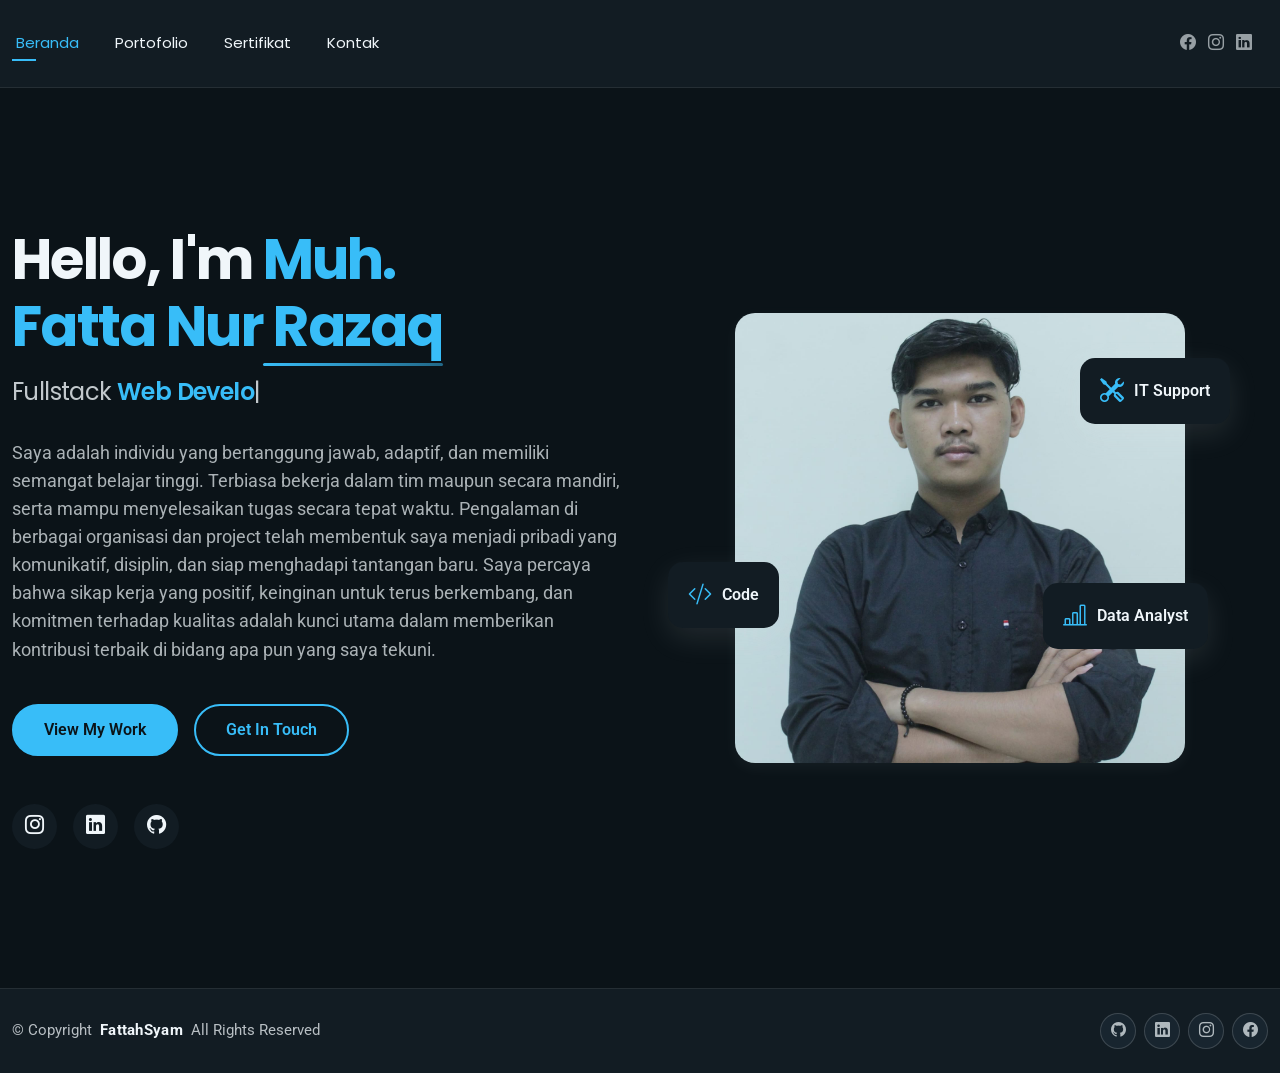
<file: index2.html>
<!DOCTYPE html>
<html lang="en">

<head>
  <meta charset="utf-8">
  <meta content="width=device-width, initial-scale=1.0" name="viewport">
  <title>Index - FolioOne Bootstrap Template</title>
  <meta name="description" content="">
  <meta name="keywords" content="">

  <!-- Favicons -->
  <link href="assets/img/favicon.png" rel="icon">
  <link href="assets/img/apple-touch-icon.png" rel="apple-touch-icon">

  <!-- Fonts -->
  <link href="https://fonts.googleapis.com" rel="preconnect">
  <link href="https://fonts.gstatic.com" rel="preconnect" crossorigin>
  <link
    href="https://fonts.googleapis.com/css2?family=Roboto:ital,wght@0,100;0,300;0,400;0,500;0,700;0,900;1,100;1,300;1,400;1,500;1,700;1,900&family=Poppins:ital,wght@0,100;0,200;0,300;0,400;0,500;0,600;0,700;0,800;0,900;1,100;1,200;1,300;1,400;1,500;1,600;1,700;1,800;1,900&family=Raleway:ital,wght@0,100;0,200;0,300;0,400;0,500;0,600;0,700;0,800;0,900;1,100;1,200;1,300;1,400;1,500;1,600;1,700;1,800;1,900&display=swap"
    rel="stylesheet">

  <!-- Vendor CSS Files -->
  <link href="assets/vendor/bootstrap/css/bootstrap.min.css" rel="stylesheet">
  <link href="assets/vendor/bootstrap-icons/bootstrap-icons.css" rel="stylesheet">
  <link href="assets/vendor/aos/aos.css" rel="stylesheet">
  <link href="assets/vendor/swiper/swiper-bundle.min.css" rel="stylesheet">
  <link href="assets/vendor/glightbox/css/glightbox.min.css" rel="stylesheet">

  <!-- Main CSS File -->
  <link href="assets/css/main.css" rel="stylesheet">

  <!-- =======================================================
  * Template Name: FolioOne
  * Template URL: https://bootstrapmade.com/folioone-bootstrap-portfolio-website-template/
  * Updated: Aug 23 2025 with Bootstrap v5.3.7
  * Author: BootstrapMade.com
  * License: https://bootstrapmade.com/license/
  ======================================================== -->
</head>

<body class="index-page">

  <header id="header" class="header d-flex align-items-center light-background sticky-top">
    <div class="container position-relative d-flex align-items-center justify-content-between">

      <!-- <a href="index.html" class="logo d-flex align-items-center me-auto me-xl-0">
      <img src="assets/img/logo.webp" alt="">
      <h1 class="sitename">FolioOne</h1> 
    </a> -->

      <nav id="navmenu" class="navmenu">
        <ul>
          <li><a href="index.html" class="active">Beranda</a></li>
          <li><a href="portfolio.html">Portofolio</a></li>
          <li><a href="certificate.html">Sertifikat</a></li>
          <li><a href="contact.html">Kontak</a></li>
        </ul>
        <i class="mobile-nav-toggle d-xl-none bi bi-list"></i>
      </nav>

      <div class="header-social-links">
        <a href="https://www.facebook.com/fsyam26" class="facebook"><i class="bi bi-facebook"></i></a>
        <a href="https://www.instagram.com/fsyam26/" class="instagram"><i class="bi bi-instagram"></i></a>
        <a href="https://www.linkedin.com/in/muh-fatta-nur-razaq/" class="linkedin"><i class="bi bi-linkedin"></i></a>
      </div>

    </div>
  </header>

  <main class="main">

    <!-- Hero Section -->
    <section id="hero" class="hero section">

      <div class="container" data-aos="fade-up" data-aos-delay="100">

        <div class="row gy-4 align-items-center">
          <div class="col-lg-6 order-2 order-lg-1">
            <div class="hero-content">
              <h1 data-aos="fade-up" data-aos-delay="200">Hello, I'm <span class="highlight">Muh. Fatta Nur Razaq</span>
              </h1>
              <h2 data-aos="fade-up" data-aos-delay="300">Fullstack <span class="typed"
                  data-typed-items="Web Developer"></span></h2>
              <p data-aos="fade-up" data-aos-delay="400">Saya adalah individu yang bertanggung jawab, adaptif, dan
                memiliki semangat belajar tinggi. Terbiasa bekerja dalam tim maupun
                secara mandiri, serta mampu menyelesaikan tugas secara tepat waktu.
                Pengalaman di berbagai
                organisasi dan project telah membentuk saya menjadi pribadi yang komunikatif, disiplin, dan siap
                menghadapi tantangan baru. Saya
                percaya bahwa sikap kerja yang positif, keinginan untuk terus berkembang, dan komitmen terhadap kualitas
                adalah kunci utama
                dalam memberikan kontribusi terbaik di bidang apa pun yang saya tekuni.</p>
              <div class="hero-actions" data-aos="fade-up" data-aos-delay="500">
                <a href="portfolio.html" class="btn btn-primary">View My Work</a>
                <a href="contact.html" class="btn btn-outline">Get In Touch</a>
              </div>
              <div class="social-links" data-aos="fade-up" data-aos-delay="600">
                <a href="https://www.instagram.com/fsyam26/"><i class="bi bi-instagram"></i></a>
                <a href="https://www.linkedin.com/in/muh-fatta-nur-razaq/"><i class="bi bi-linkedin"></i></a>
                <a href="https://github.com/fsyam26"><i class="bi bi-github"></i></a>
              </div>
            </div>
          </div>
          <div class="col-lg-6 order-1 order-lg-2">
            <div class="hero-image" data-aos="zoom-in" data-aos-delay="300">
              <div class="image-wrapper">
                <img src="assets/img/profile/gw2.jpeg" alt="Muh. Fatta Nur Razaq" class="img-fluid">
                <div class="floating-elements">
                  <div class="floating-card design" data-aos="fade-left" data-aos-delay="700">
                    <i class="bi bi-tools"></i>
                    <span>IT Support</span>
                  </div>
                  <div class="floating-card code" data-aos="fade-right" data-aos-delay="800">
                    <i class="bi bi-code-slash"></i>
                    <span>Code</span>
                  </div>
                  <div class="floating-card creativity" data-aos="fade-up" data-aos-delay="900">
                    <i class="bi bi-bar-chart-line"></i>
                    <span>Data Analyst</span>
                  </div>
                </div>
              </div>
            </div>
          </div>
        </div>

      </div>

    </section><!-- /Hero Section -->

  </main>

  <footer id="footer" class="footer">

    <div class="container">
      <div class="footer-wrap">
        <div class="copyright">
          <p>© <span>Copyright</span> <strong class="px-1 sitename">FattahSyam</strong> <span>All Rights Reserved</span></p>
        </div>
        <div class="social-links">
          <a href="https://github.com/Fatt-Szx" target="_blank" rel="noopener" aria-label="GitHub"><i class="bi bi-github"></i></a>
          <a href="https://www.linkedin.com/in/muh-fatta-nur-razaq/" target="_blank" rel="noopener" aria-label="LinkedIn"><i class="bi bi-linkedin"></i></a>
          <a href="https://www.instagram.com/fsyam26/" target="_blank" rel="noopener" aria-label="Instagram"><i class="bi bi-instagram"></i></a>
          <a href="https://www.facebook.com/fsyam26" target="_blank" rel="noopener" aria-label="Facebook"><i class="bi bi-facebook"></i></a>
        </div>
      </div>
    </div>

  </footer>

  <!-- Scroll Top -->
  <a href="#" id="scroll-top" class="scroll-top d-flex align-items-center justify-content-center"><i
      class="bi bi-arrow-up-short"></i></a>

  <!-- Preloader -->
  <div id="preloader"></div>

  <!-- Vendor JS Files -->
  <script src="assets/vendor/bootstrap/js/bootstrap.bundle.min.js"></script>
  <script src="assets/vendor/php-email-form/validate.js"></script>
  <script src="assets/vendor/aos/aos.js"></script>
  <script src="assets/vendor/typed.js/typed.umd.js"></script>
  <script src="assets/vendor/waypoints/noframework.waypoints.js"></script>
  <script src="assets/vendor/purecounter/purecounter_vanilla.js"></script>
  <script src="assets/vendor/swiper/swiper-bundle.min.js"></script>
  <script src="assets/vendor/imagesloaded/imagesloaded.pkgd.min.js"></script>
  <script src="assets/vendor/isotope-layout/isotope.pkgd.min.js"></script>
  <script src="assets/vendor/glightbox/js/glightbox.min.js"></script>

  <!-- Main JS File -->
  <script src="assets/js/main.js"></script>

</body>

</html>
</file>
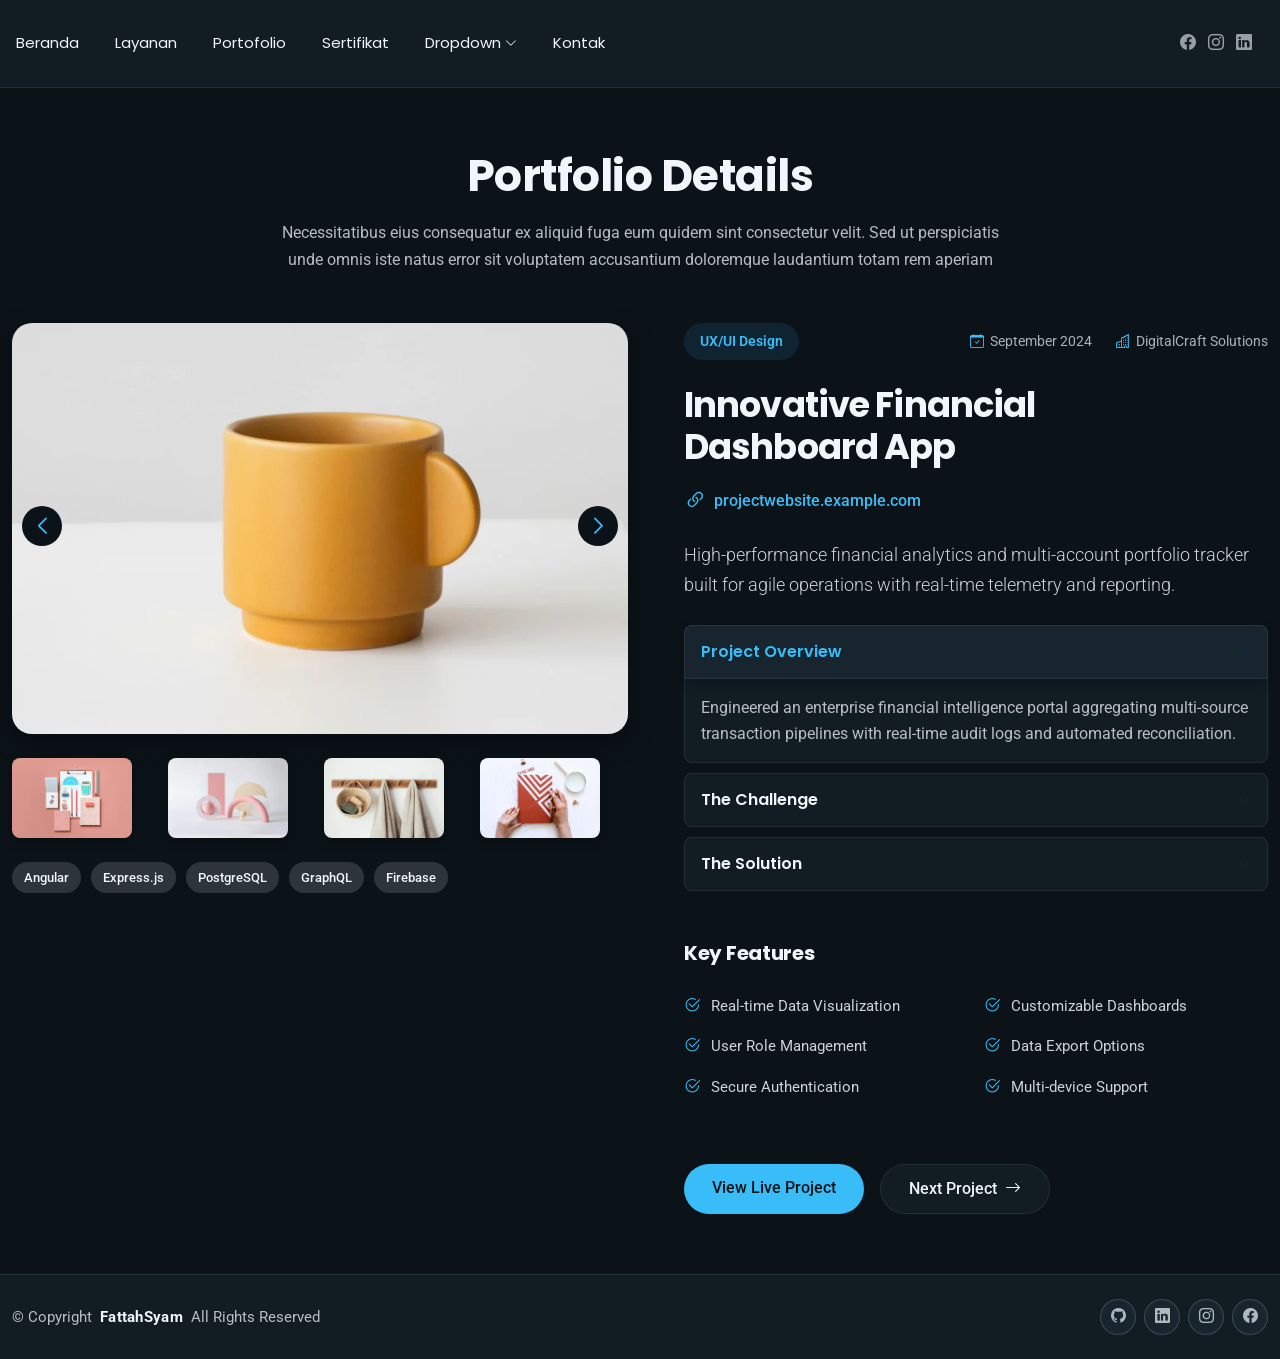
<file: portfolio-details.html>
<!DOCTYPE html>
<html lang="en">

<head>
  <meta charset="utf-8">
  <meta content="width=device-width, initial-scale=1.0" name="viewport">
  <title>Portfolio Details - FolioOne Bootstrap Template</title>
  <meta name="description" content="">
  <meta name="keywords" content="">

  <!-- Favicons -->
  <link href="assets/img/favicon.png" rel="icon">
  <link href="assets/img/apple-touch-icon.png" rel="apple-touch-icon">

  <!-- Fonts -->
  <link href="https://fonts.googleapis.com" rel="preconnect">
  <link href="https://fonts.gstatic.com" rel="preconnect" crossorigin>
  <link
    href="https://fonts.googleapis.com/css2?family=Poppins:wght@400;500;600;700&family=Raleway:wght@500;600;700&family=Roboto:wght@400;500;700&display=swap"
    rel="stylesheet">

  <!-- Vendor CSS Files -->
  <link href="assets/vendor/bootstrap/css/bootstrap.min.css" rel="stylesheet">
  <link href="assets/vendor/bootstrap-icons/bootstrap-icons.css" rel="stylesheet">
  <link href="assets/vendor/aos/aos.css" rel="stylesheet">
  <link href="assets/vendor/swiper/swiper-bundle.min.css" rel="stylesheet">
  <link href="assets/vendor/glightbox/css/glightbox.min.css" rel="stylesheet">

  <!-- Main CSS File -->
  <link href="assets/css/main.css" rel="stylesheet">

  <!-- =======================================================
  * Template Name: FolioOne
  * Template URL: https://bootstrapmade.com/folioone-bootstrap-portfolio-website-template/
  * Updated: Aug 23 2025 with Bootstrap v5.3.7
  * Author: BootstrapMade.com
  * License: https://bootstrapmade.com/license/
  ======================================================== -->
</head>

<body class="portfolio-details-page">

  <header id="header" class="header d-flex align-items-center light-background sticky-top">
    <div class="container position-relative d-flex align-items-center justify-content-between">

      <!-- <a href="index.html" class="logo d-flex align-items-center me-auto me-xl-0">
      <img src="assets/img/logo.webp" alt="">
      <h1 class="sitename">FolioOne</h1> 
    </a> -->

      <nav id="navmenu" class="navmenu">
        <ul>
          <li><a href="index.html">Beranda</a></li>
          <li><a href="services.html">Layanan</a></li>
          <li><a href="portfolio.html">Portofolio</a></li>
          <li><a href="certificate.html">Sertifikat</a></li>
          <li class="dropdown"><a href="#"><span>Dropdown</span> <i class="bi bi-chevron-down toggle-dropdown"></i></a>
            <ul>
              <li><a href="#">Dropdown 1</a></li>
              <li class="dropdown"><a href="#"><span>Deep Dropdown</span> <i
                    class="bi bi-chevron-down toggle-dropdown"></i></a>
                <ul>
                  <li><a href="#">Deep Dropdown 1</a></li>
                  <li><a href="#">Deep Dropdown 2</a></li>
                  <li><a href="#">Deep Dropdown 3</a></li>
                  <li><a href="#">Deep Dropdown 4</a></li>
                  <li><a href="#">Deep Dropdown 5</a></li>
                </ul>
              </li>
              <li><a href="#">Dropdown 2</a></li>
              <li><a href="#">Dropdown 3</a></li>
              <li><a href="#">Dropdown 4</a></li>
            </ul>
          </li>
          <li><a href="contact.html">Kontak</a></li>
        </ul>
        <i class="mobile-nav-toggle d-xl-none bi bi-list"></i>
      </nav>

      <div class="header-social-links">
        <a href="https://www.facebook.com/fsyam26" class="facebook"><i class="bi bi-facebook"></i></a>
        <a href="https://www.instagram.com/fsyam26/" class="instagram"><i class="bi bi-instagram"></i></a>
        <a href="https://www.linkedin.com/in/muh-fatta-nur-razaq/" class="linkedin"><i class="bi bi-linkedin"></i></a>
      </div>

    </div>
  </header>

  <main class="main">

    <!-- Portfolio Details Section -->
    <section id="portfolio-details" class="portfolio-details section">

      <!-- Section Title -->
      <div class="container section-title" data-aos="fade-up">
        <h2>Portfolio Details</h2>
        <p>Necessitatibus eius consequatur ex aliquid fuga eum quidem sint consectetur velit. Sed ut perspiciatis unde
          omnis iste natus error sit voluptatem accusantium doloremque laudantium totam rem aperiam</p>
      </div><!-- End Section Title -->

      <div class="container" data-aos="fade-up" data-aos-delay="100">

        <div class="row gy-4">
          <div class="col-lg-6" data-aos="fade-right">
            <div class="portfolio-details-media">
              <div class="main-image">
                <div class="portfolio-details-slider swiper init-swiper" data-aos="zoom-in">
                  <script type="application/json" class="swiper-config">
                    {
                      "loop": true,
                      "speed": 1000,
                      "autoplay": {
                        "delay": 6000
                      },
                      "effect": "creative",
                      "creativeEffect": {
                        "prev": {
                          "shadow": true,
                          "translate": [0, 0, -400]
                        },
                        "next": {
                          "translate": ["100%", 0, 0]
                        }
                      },
                      "slidesPerView": 1,
                      "navigation": {
                        "nextEl": ".swiper-button-next",
                        "prevEl": ".swiper-button-prev"
                      }
                    }
                  </script>
                  <div class="swiper-wrapper">
                    <div class="swiper-slide">
                      <img src="assets/img/portfolio/portfolio-5.webp" alt="Portfolio Image" class="img-fluid">
                    </div>
                    <div class="swiper-slide">
                      <img src="assets/img/portfolio/portfolio-7.webp" alt="Portfolio Image" class="img-fluid">
                    </div>
                    <div class="swiper-slide">
                      <img src="assets/img/portfolio/portfolio-8.webp" alt="Portfolio Image" class="img-fluid">
                    </div>
                  </div>
                  <div class="swiper-button-prev"></div>
                  <div class="swiper-button-next"></div>
                </div>
              </div>

              <div class="thumbnail-grid" data-aos="fade-up" data-aos-delay="200">
                <div class="row g-2 mt-3">
                  <div class="col-3">
                    <img src="assets/img/portfolio/portfolio-4.webp" alt="Gallery Image" class="img-fluid glightbox">
                  </div>
                  <div class="col-3">
                    <img src="assets/img/portfolio/portfolio-6.webp" alt="Gallery Image" class="img-fluid glightbox">
                  </div>
                  <div class="col-3">
                    <img src="assets/img/portfolio/portfolio-11.webp" alt="Gallery Image" class="img-fluid glightbox">
                  </div>
                  <div class="col-3">
                    <img src="assets/img/portfolio/portfolio-12.webp" alt="Gallery Image" class="img-fluid glightbox">
                  </div>
                </div>
              </div>

              <div class="tech-stack-badges" data-aos="fade-up" data-aos-delay="300">
                <span>Angular</span>
                <span>Express.js</span>
                <span>PostgreSQL</span>
                <span>GraphQL</span>
                <span>Firebase</span>
              </div>
            </div>
          </div>

          <div class="col-lg-6" data-aos="fade-left">
            <div class="portfolio-details-content">
              <div class="project-meta">
                <div class="badge-wrapper">
                  <span class="project-badge">UX/UI Design</span>
                </div>
                <div class="date-client">
                  <div class="meta-item">
                    <i class="bi bi-calendar-check"></i>
                    <span>September 2024</span>
                  </div>
                  <div class="meta-item">
                    <i class="bi bi-buildings"></i>
                    <span>DigitalCraft Solutions</span>
                  </div>
                </div>
              </div>

              <h2 class="project-title">Innovative Financial Dashboard App</h2>

              <div class="project-website">
                <i class="bi bi-link-45deg"></i>
                <a href="#" target="_blank">projectwebsite.example.com</a>
              </div>

              <div class="project-overview">
                <p class="lead">
                  High-performance financial analytics and multi-account portfolio tracker built for agile operations with real-time telemetry and reporting.
                </p>

                <div class="accordion project-accordion" id="portfolio-details-projectAccordion">
                  <div class="accordion-item" data-aos="fade-up">
                    <h2 class="accordion-header">
                      <button class="accordion-button" type="button" data-bs-toggle="collapse"
                        data-bs-target="#portfolio-details-collapse-1" aria-expanded="true" aria-controls="collapseOne">
                        Project Overview
                      </button>
                    </h2>
                    <div id="portfolio-details-collapse-1" class="accordion-collapse collapse show"
                      data-bs-parent="#portfolio-details-projectAccordion">
                      <div class="accordion-body">
                        <p>Engineered an enterprise financial intelligence portal aggregating multi-source transaction pipelines with real-time audit logs and automated reconciliation.</p>
                      </div>
                    </div>
                  </div>

                  <div class="accordion-item" data-aos="fade-up" data-aos-delay="100">
                    <h2 class="accordion-header">
                      <button class="accordion-button collapsed" type="button" data-bs-toggle="collapse"
                        data-bs-target="#portfolio-details-collapse-2" aria-expanded="false"
                        aria-controls="collapseTwo">
                        The Challenge
                      </button>
                    </h2>
                    <div id="portfolio-details-collapse-2" class="accordion-collapse collapse"
                      data-bs-parent="#portfolio-details-projectAccordion">
                      <div class="accordion-body">
                        <p>Legacy data pipelines caused latency spikes, inconsistent transaction rollbacks, and reporting delays across distributed operational units.</p>
                      </div>
                    </div>
                  </div>

                  <div class="accordion-item" data-aos="fade-up" data-aos-delay="200">
                    <h2 class="accordion-header">
                      <button class="accordion-button collapsed" type="button" data-bs-toggle="collapse"
                        data-bs-target="#portfolio-details-collapse-3" aria-expanded="false"
                        aria-controls="collapseThree">
                        The Solution
                      </button>
                    </h2>
                    <div id="portfolio-details-collapse-3" class="accordion-collapse collapse"
                      data-bs-parent="#portfolio-details-projectAccordion">
                      <div class="accordion-body">
                        <p>Implemented optimized relational database schemas, reactive client-side state handling, and asynchronous workers ensuring sub-100ms dashboard queries.</p>
                      </div>
                    </div>
                  </div>
                </div>
              </div>

              <div class="project-features" data-aos="fade-up" data-aos-delay="300">
                <h3>Key Features</h3>
                <div class="row g-3">
                  <div class="col-md-6">
                    <ul class="feature-list">
                      <li><i class="bi bi-check2-circle"></i> Real-time Data Visualization</li>
                      <li><i class="bi bi-check2-circle"></i> User Role Management</li>
                      <li><i class="bi bi-check2-circle"></i> Secure Authentication</li>
                    </ul>
                  </div>
                  <div class="col-md-6">
                    <ul class="feature-list">
                      <li><i class="bi bi-check2-circle"></i> Customizable Dashboards</li>
                      <li><i class="bi bi-check2-circle"></i> Data Export Options</li>
                      <li><i class="bi bi-check2-circle"></i> Multi-device Support</li>
                    </ul>
                  </div>
                </div>
              </div>

              <div class="cta-buttons" data-aos="fade-up" data-aos-delay="400">
                <a href="#" class="btn-view-project">View Live Project</a>
                <a href="#" class="btn-next-project">Next Project <i class="bi bi-arrow-right"></i></a>
              </div>
            </div>
          </div>
        </div>

      </div>

    </section><!-- /Portfolio Details Section -->

  </main>

  <footer id="footer" class="footer">

    <div class="container">
      <div class="footer-wrap">
        <div class="copyright">
          <p>© <span>Copyright</span> <strong class="px-1 sitename">FattahSyam</strong> <span>All Rights Reserved</span></p>
        </div>
        <div class="social-links">
          <a href="https://github.com/Fatt-Szx" target="_blank" rel="noopener" aria-label="GitHub"><i class="bi bi-github"></i></a>
          <a href="https://www.linkedin.com/in/muh-fatta-nur-razaq/" target="_blank" rel="noopener" aria-label="LinkedIn"><i class="bi bi-linkedin"></i></a>
          <a href="https://www.instagram.com/fsyam26/" target="_blank" rel="noopener" aria-label="Instagram"><i class="bi bi-instagram"></i></a>
          <a href="https://www.facebook.com/fsyam26" target="_blank" rel="noopener" aria-label="Facebook"><i class="bi bi-facebook"></i></a>
        </div>
      </div>
    </div>

  </footer>

  <!-- Scroll Top -->
  <a href="#" id="scroll-top" class="scroll-top d-flex align-items-center justify-content-center"><i
      class="bi bi-arrow-up-short"></i></a>

  <!-- Preloader -->
  <div id="preloader"></div>

  <!-- Vendor JS Files -->
  <script src="assets/vendor/bootstrap/js/bootstrap.bundle.min.js"></script>
  <script src="assets/vendor/aos/aos.js"></script>
  <script src="assets/vendor/swiper/swiper-bundle.min.js"></script>
  <script src="assets/vendor/glightbox/js/glightbox.min.js"></script>

  <!-- Main JS File -->
  <script src="assets/js/main.js"></script>

</body>

</html>
</file>
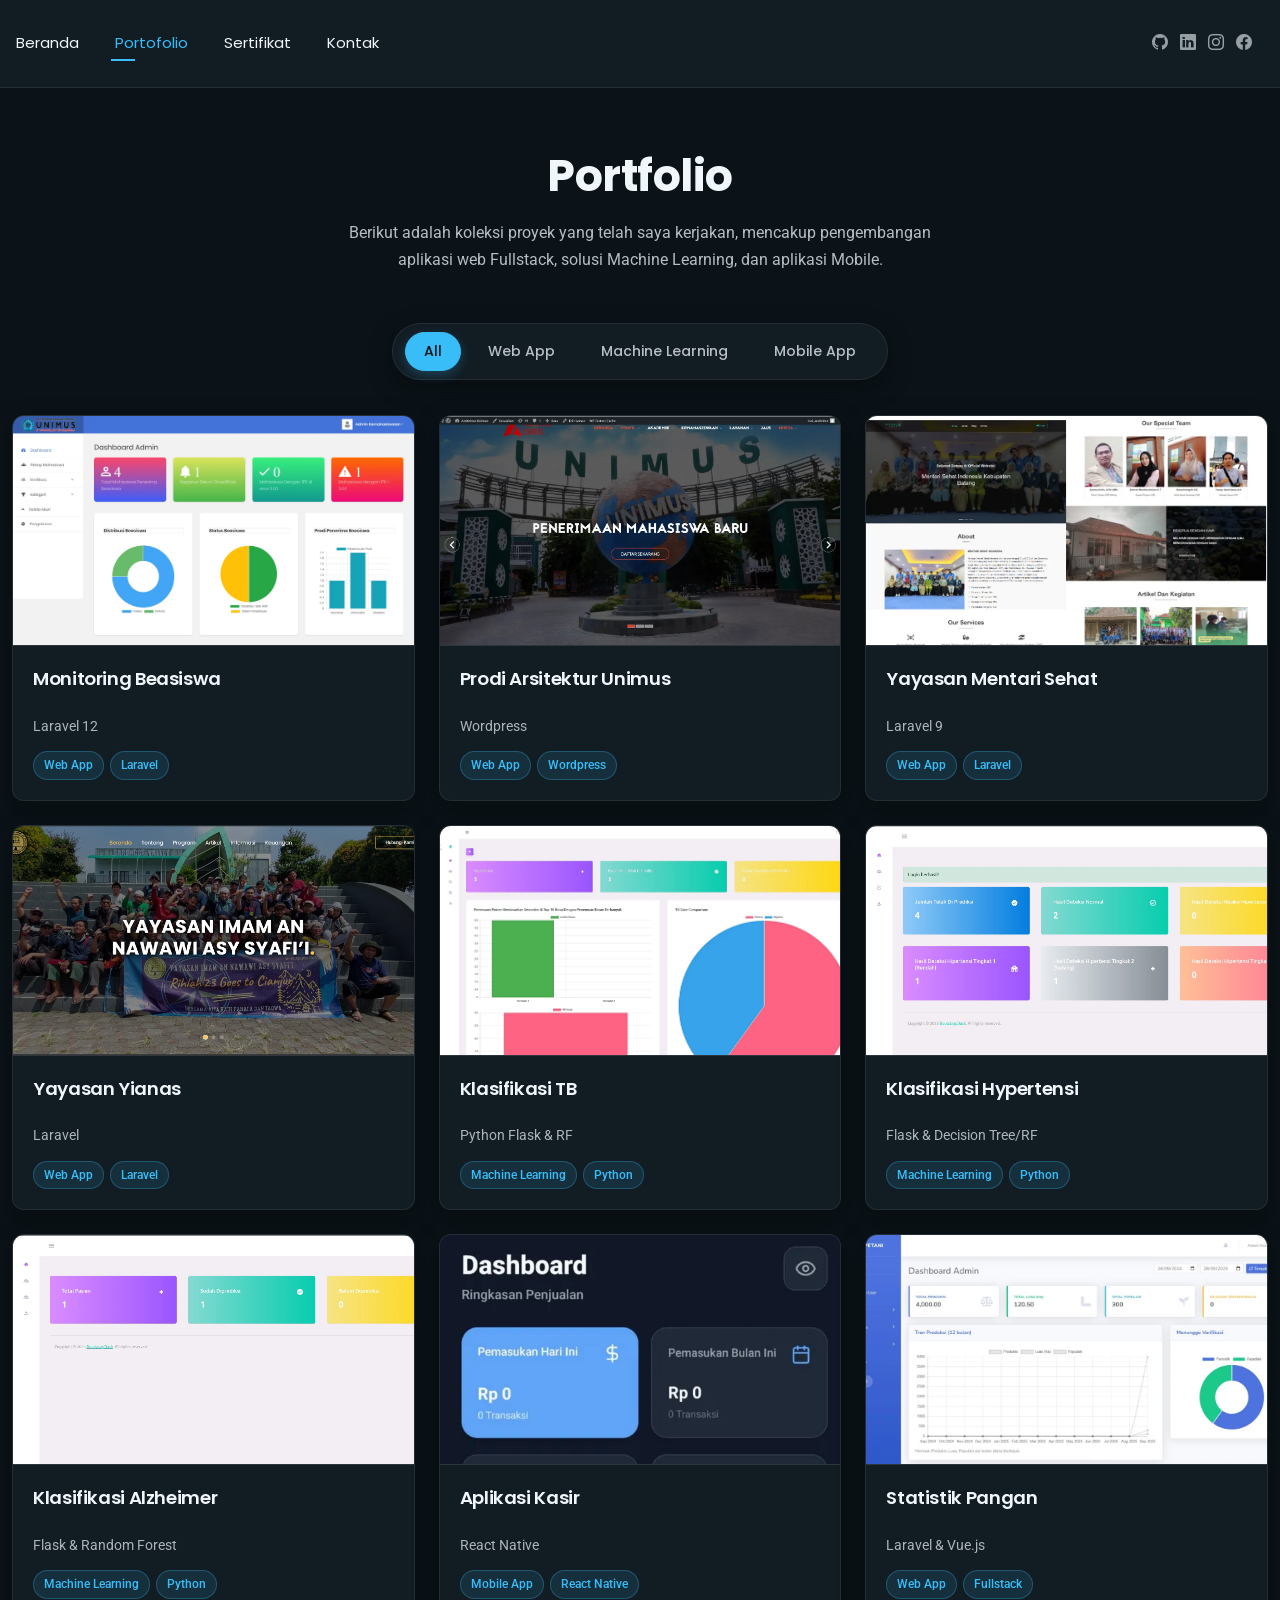
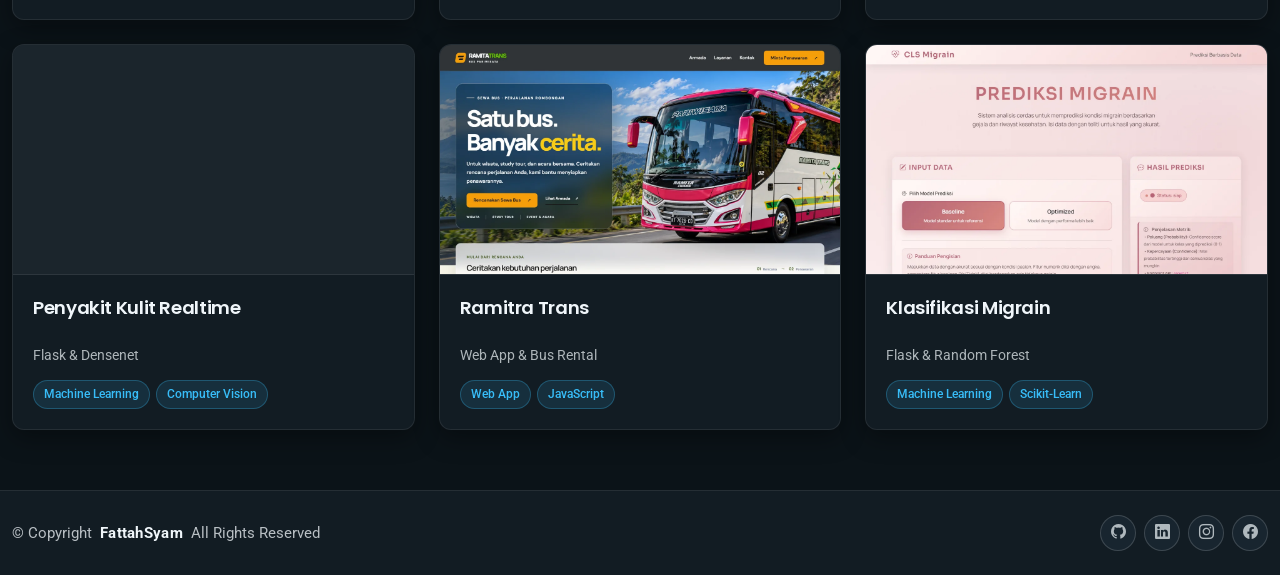
<file: portfolio.html>
<!DOCTYPE html>
<html lang="en">

<head>
  <meta charset="utf-8">
  <meta content="width=device-width, initial-scale=1.0" name="viewport">
  <title>Portofolio - Muh. Fatta Nur Razaq</title>
  <meta name="description" content="Koleksi proyek portofolio Muh. Fatta Nur Razaq mencakup Web Application, Machine Learning, dan Mobile App.">
  <meta name="keywords" content="Portofolio, Web App, Machine Learning, Mobile App, Muh Fatta Nur Razaq">

  <!-- Favicons -->
  <link href="assets/img/favicon.png" rel="icon">
  <link href="assets/img/apple-touch-icon.png" rel="apple-touch-icon">

  <!-- Fonts -->
  <link href="https://fonts.googleapis.com" rel="preconnect">
  <link href="https://fonts.gstatic.com" rel="preconnect" crossorigin>
  <link
    href="https://fonts.googleapis.com/css2?family=Poppins:wght@400;500;600;700&family=Raleway:wght@500;600;700&family=Roboto:wght@400;500;700&display=swap"
    rel="stylesheet">

  <!-- Vendor CSS Files -->
  <link href="assets/vendor/bootstrap/css/bootstrap.min.css" rel="stylesheet">
  <link href="assets/vendor/bootstrap-icons/bootstrap-icons.css" rel="stylesheet">
  <link href="assets/vendor/aos/aos.css" rel="stylesheet">
  <link href="assets/vendor/glightbox/css/glightbox.min.css" rel="stylesheet">

  <!-- Main CSS File -->
  <link href="assets/css/main.css" rel="stylesheet">

  <!-- =======================================================
  * Template Name: FolioOne
  * Template URL: https://bootstrapmade.com/folioone-bootstrap-portfolio-website-template/
  * Updated: Aug 23 2025 with Bootstrap v5.3.7
  * Author: BootstrapMade.com
  * License: https://bootstrapmade.com/license/
  ======================================================== -->
</head>

<body class="portfolio-page">

  <header id="header" class="header d-flex align-items-center light-background sticky-top">
    <div class="container position-relative d-flex align-items-center justify-content-between">

      <!-- <a href="index.html" class="logo d-flex align-items-center me-auto me-xl-0">
      <img src="assets/img/logo.webp" alt="">
      <h1 class="sitename">FolioOne</h1> 
    </a> -->

      <nav id="navmenu" class="navmenu">
        <ul>
          <li><a href="index.html">Beranda</a></li>
          <li><a href="portfolio.html" class="active">Portofolio</a></li>
          <li><a href="certificate.html">Sertifikat</a></li>
          <li><a href="contact.html">Kontak</a></li>
        </ul>
        <i class="mobile-nav-toggle d-xl-none bi bi-list"></i>
      </nav>

      <div class="header-social-links">
        <a href="https://github.com/Fatt-Szx" class="github"><i class="bi bi-github"></i></a>
        <a href="https://www.linkedin.com/in/muh-fatta-nur-razaq/" class="linkedin"><i class="bi bi-linkedin"></i></a>
        <a href="https://www.instagram.com/fsyam26/" class="instagram"><i class="bi bi-instagram"></i></a>
        <a href="https://www.facebook.com/fsyam26" class="facebook"><i class="bi bi-facebook"></i></a>
      </div>

    </div>
  </header>

  <main class="main">

    <!-- Portfolio Section -->
    <section id="portfolio" class="portfolio section">

      <!-- Section Title -->
      <div class="container section-title" data-aos="fade-up">
        <h2>Portfolio</h2>
        <p>Berikut adalah koleksi proyek yang telah saya kerjakan, mencakup pengembangan aplikasi web Fullstack, solusi
          Machine Learning, dan aplikasi Mobile.</p>
      </div><!-- End Section Title -->

      <div class="container" data-aos="fade-up" data-aos-delay="100">

        <div class="isotope-layout" data-default-filter="*" data-layout="masonry" data-sort="original-order">
          <ul class="portfolio-filters isotope-filters" data-aos="fade-up" data-aos-delay="200">
            <li data-filter="*" class="filter-active">All</li>
            <li data-filter=".filter-web">Web App</li>
            <li data-filter=".filter-ml">Machine Learning</li>
            <li data-filter=".filter-mobile">Mobile App</li>
          </ul><!-- End Portfolio Filters -->

          <div class="row gy-4 isotope-container" data-aos="fade-up" data-aos-delay="300">

            <!-- Project 1: Monitoring Beasiswa -->
            <div class="col-lg-4 col-md-6 portfolio-item isotope-item filter-web">
              <div class="portfolio-card">
                <div class="portfolio-img">
                  <img src="assets/img/portfolio/simbema/simbema-1.webp" alt="Sistem Monitoring Beasiswa"
                    class="img-fluid" loading="lazy" decoding="async">
                  <div class="portfolio-overlay">
                    <a href="assets/img/portfolio/simbema/simbema-1.webp" data-gallery="portfolio-gallery-1"
                      class="glightbox portfolio-lightbox" title="Sistem Monitoring Beasiswa"><i
                        class="bi bi-eye"></i></a>
                    <div class="d-none">
                      <a href="assets/img/portfolio/simbema/simbema-2.webp" data-gallery="portfolio-gallery-1"
                        class="glightbox" title="Dashboard"></a>
                      <a href="assets/img/portfolio/simbema/simbema-3.webp" data-gallery="portfolio-gallery-1"
                        class="glightbox" title="Data Mahasiswa"></a>
                      <a href="assets/img/portfolio/simbema/simbema-4.webp" data-gallery="portfolio-gallery-1"
                        class="glightbox" title="Laporan"></a>
                    </div>
                  </div>
                </div>
                <div class="portfolio-info">
                  <h4>Monitoring Beasiswa</h4>
                  <p>Laravel 12</p>
                  <div class="portfolio-tags">
                    <span>Web App</span>
                    <span>Laravel</span>
                  </div>
                </div>
              </div>
            </div>

            <!-- Project 2: Compro Arsitektur -->
            <div class="col-lg-4 col-md-6 portfolio-item isotope-item filter-web">
              <div class="portfolio-card">
                <div class="portfolio-img">
                  <img src="assets/img/portfolio/compro-arsi/arsi-0.webp" alt="Compro Prodi Arsitektur"
                    class="img-fluid" loading="lazy" decoding="async">
                  <div class="portfolio-overlay">
                    <a href="assets/img/portfolio/compro-arsi/arsi-1.webp" data-gallery="portfolio-gallery-2"
                      class="glightbox portfolio-lightbox" title="Compro Prodi Arsitektur UNIMUS"><i
                        class="bi bi-eye"></i></a>
                    <div class="d-none">
                      <a href="assets/img/portfolio/compro-arsi/arsi-2.webp" data-gallery="portfolio-gallery-2"
                        class="glightbox"></a>
                      <a href="assets/img/portfolio/compro-arsi/arsi-3.webp" data-gallery="portfolio-gallery-2"
                        class="glightbox"></a>
                      <a href="assets/img/portfolio/compro-arsi/arsi-4.webp" data-gallery="portfolio-gallery-2"
                        class="glightbox"></a>
                      <a href="assets/img/portfolio/compro-arsi/arsi-5.webp" data-gallery="portfolio-gallery-2"
                        class="glightbox"></a>
                    </div>
                    <a href="https://arsitektur.unimus.ac.id/" class="portfolio-details-link" title="More Details"><i
                        class="bi bi-link"></i></a>
                  </div>
                </div>
                <div class="portfolio-info">
                  <h4>Prodi Arsitektur Unimus</h4>
                  <p>Wordpress</p>
                  <div class="portfolio-tags">
                    <span>Web App</span>
                    <span>Wordpress</span>
                  </div>
                </div>
              </div>
            </div>

            <!-- Project 3: Compro Mentari Sehat -->
            <div class="col-lg-4 col-md-6 portfolio-item isotope-item filter-web">
              <div class="portfolio-card">
                <div class="portfolio-img">
                  <img src="assets/img/portfolio/compro-msi/compro-msibatang-1.webp" alt="Yayasan Mentari Sehat"
                    class="img-fluid" loading="lazy" decoding="async">
                  <div class="portfolio-overlay">
                    <a href="assets/img/portfolio/compro-msi/compro-msibatang-1.webp" data-gallery="portfolio-gallery-3"
                      class="glightbox portfolio-lightbox" title="Yayasan Mentari Sehat"><i class="bi bi-eye"></i></a>
                    <div class="d-none">
                      <a href="assets/img/portfolio/compro-msi/compro-msibatang-2.webp"
                        data-gallery="portfolio-gallery-3" class="glightbox"></a>
                      <a href="assets/img/portfolio/compro-msi/compro-msibatang-3.webp"
                        data-gallery="portfolio-gallery-3" class="glightbox"></a>
                      <a href="assets/img/portfolio/compro-msi/compro-msibatang-4.webp"
                        data-gallery="portfolio-gallery-3" class="glightbox"></a>
                      <a href="assets/img/portfolio/compro-msi/compro-msibatang-5.webp"
                        data-gallery="portfolio-gallery-3" class="glightbox"></a>
                      <a href="assets/img/portfolio/compro-msi/compro-msibatang-6.webp"
                        data-gallery="portfolio-gallery-3" class="glightbox"></a>
                      <a href="assets/img/portfolio/compro-msi/compro-msibatang-7.webp"
                        data-gallery="portfolio-gallery-3" class="glightbox"></a>
                    </div>
                  </div>
                </div>
                <div class="portfolio-info">
                  <h4>Yayasan Mentari Sehat</h4>
                  <p>Laravel 9</p>
                  <div class="portfolio-tags">
                    <span>Web App</span>
                    <span>Laravel</span>
                  </div>
                </div>
              </div>
            </div>

            <!-- Project 4: Compro Yianas -->
            <div class="col-lg-4 col-md-6 portfolio-item isotope-item filter-web">
              <div class="portfolio-card">
                <div class="portfolio-img">
                  <img src="assets/img/portfolio/compro-yianas/compro-yianas-0.webp" alt="Yayasan Yianas"
                    class="img-fluid" loading="lazy" decoding="async">
                  <div class="portfolio-overlay">
                    <a href="assets/img/portfolio/compro-yianas/compro-yianas-1.webp" data-gallery="portfolio-gallery-4"
                      class="glightbox portfolio-lightbox" title="Yayasan Yianas"><i class="bi bi-eye"></i></a>
                    <div class="d-none">
                      <a href="assets/img/portfolio/compro-yianas/compro-yianas-2.webp"
                        data-gallery="portfolio-gallery-4" class="glightbox"></a>
                      <a href="assets/img/portfolio/compro-yianas/compro-yianas-3.webp"
                        data-gallery="portfolio-gallery-4" class="glightbox"></a>
                      <a href="assets/img/portfolio/compro-yianas/compro-yianas-4.webp"
                        data-gallery="portfolio-gallery-4" class="glightbox"></a>
                      <a href="assets/img/portfolio/compro-yianas/compro-yianas-5.webp"
                        data-gallery="portfolio-gallery-4" class="glightbox"></a>
                      <a href="assets/img/portfolio/compro-yianas/compro-yianas-6.webp"
                        data-gallery="portfolio-gallery-4" class="glightbox"></a>
                      <a href="assets/img/portfolio/compro-yianas/compro-yianas-7.webp"
                        data-gallery="portfolio-gallery-4" class="glightbox"></a>
                      <a href="assets/img/portfolio/compro-yianas/compro-yianas-8.webp"
                        data-gallery="portfolio-gallery-4" class="glightbox"></a>
                    </div>
                    <a href="https://yianas.or.id/" class="portfolio-details-link" title="More Details"><i
                        class="bi bi-link"></i></a>
                  </div>
                </div>
                <div class="portfolio-info">
                  <h4>Yayasan Yianas</h4>
                  <p>Laravel</p>
                  <div class="portfolio-tags">
                    <span>Web App</span>
                    <span>Laravel</span>
                  </div>
                </div>
              </div>
            </div>

            <!-- Project 5: Klasifikasi TB -->
            <div class="col-lg-4 col-md-6 portfolio-item isotope-item filter-ml">
              <div class="portfolio-card">
                <div class="portfolio-img">
                  <img src="assets/img/portfolio/cls-tb/cls-tb-1.webp" alt="Klasifikasi TB" class="img-fluid" loading="lazy" decoding="async">
                  <div class="portfolio-overlay">
                    <a href="assets/img/portfolio/cls-tb/cls-tb-1.webp" data-gallery="portfolio-gallery-5"
                      class="glightbox portfolio-lightbox" title="Klasifikasi TB (Random Forest)"><i
                        class="bi bi-eye"></i></a>
                    <div class="d-none">
                      <a href="assets/img/portfolio/cls-tb/cls-tb-2.webp" data-gallery="portfolio-gallery-5"
                        class="glightbox"></a>
                      <a href="assets/img/portfolio/cls-tb/cls-tb-3.webp" data-gallery="portfolio-gallery-5"
                        class="glightbox"></a>
                      <a href="assets/img/portfolio/cls-tb/cls-tb-4.webp" data-gallery="portfolio-gallery-5"
                        class="glightbox"></a>
                      <a href="assets/img/portfolio/cls-tb/cls-tb-5.webp" data-gallery="portfolio-gallery-5"
                        class="glightbox"></a>
                      <a href="assets/img/portfolio/cls-tb/cls-tb-6.webp" data-gallery="portfolio-gallery-5"
                        class="glightbox"></a>
                    </div>
                  </div>
                </div>
                <div class="portfolio-info">
                  <h4>Klasifikasi TB</h4>
                  <p>Python Flask & RF</p>
                  <div class="portfolio-tags">
                    <span>Machine Learning</span>
                    <span>Python</span>
                  </div>
                </div>
              </div>
            </div>

            <!-- Project 6: Klasifikasi Hypertensi -->
            <div class="col-lg-4 col-md-6 portfolio-item isotope-item filter-ml">
              <div class="portfolio-card">
                <div class="portfolio-img">
                  <img src="assets/img/portfolio/cls-hyp/cls-hyp-1.webp" alt="Klasifikasi Hypertensi" class="img-fluid" loading="lazy" decoding="async">
                  <div class="portfolio-overlay">
                    <a href="assets/img/portfolio/cls-hyp/cls-hyp-1.webp" data-gallery="portfolio-gallery-6"
                      class="glightbox portfolio-lightbox" title="Klasifikasi Hypertensi"><i class="bi bi-eye"></i></a>
                    <div class="d-none">
                      <a href="assets/img/portfolio/cls-hyp/cls-hyp-2.webp" data-gallery="portfolio-gallery-6"
                        class="glightbox"></a>
                      <a href="assets/img/portfolio/cls-hyp/cls-hyp-3.webp" data-gallery="portfolio-gallery-6"
                        class="glightbox"></a>
                      <a href="assets/img/portfolio/cls-hyp/cls-hyp-4.webp" data-gallery="portfolio-gallery-6"
                        class="glightbox"></a>
                    </div>
                  </div>
                </div>
                <div class="portfolio-info">
                  <h4>Klasifikasi Hypertensi</h4>
                  <p>Flask & Decision Tree/RF</p>
                  <div class="portfolio-tags">
                    <span>Machine Learning</span>
                    <span>Python</span>
                  </div>
                </div>
              </div>
            </div>

            <!-- Project 7: Klasifikasi Alzheimer -->
            <div class="col-lg-4 col-md-6 portfolio-item isotope-item filter-ml">
              <div class="portfolio-card">
                <div class="portfolio-img">
                  <img src="assets/img/portfolio/cls-alz/cls-alz-1.webp" alt="Klasifikasi Alzheimer" class="img-fluid" loading="lazy" decoding="async">
                  <div class="portfolio-overlay">
                    <a href="assets/img/portfolio/cls-alz/cls-alz-1.webp" data-gallery="portfolio-gallery-7"
                      class="glightbox portfolio-lightbox" title="Klasifikasi Alzheimer"><i class="bi bi-eye"></i></a>
                    <div class="d-none">
                      <a href="assets/img/portfolio/cls-alz/cls-alz-2.webp" data-gallery="portfolio-gallery-7"
                        class="glightbox"></a>
                      <a href="assets/img/portfolio/cls-alz/cls-alz-3.webp" data-gallery="portfolio-gallery-7"
                        class="glightbox"></a>
                    </div>
                  </div>
                </div>
                <div class="portfolio-info">
                  <h4>Klasifikasi Alzheimer</h4>
                  <p>Flask & Random Forest</p>
                  <div class="portfolio-tags">
                    <span>Machine Learning</span>
                    <span>Python</span>
                  </div>
                </div>
              </div>
            </div>

            <!-- Project 8: Aplikasi Kasir -->
            <div class="col-lg-4 col-md-6 portfolio-item isotope-item filter-mobile">
              <div class="portfolio-card">
                <div class="portfolio-img">
                  <img src="assets/img/portfolio/kasirku/react-kasirku-0.webp" alt="Aplikasi Kasir" class="img-fluid" loading="lazy" decoding="async">
                  <div class="portfolio-overlay">
                    <a href="assets/img/portfolio/kasirku/react-kasirku-1.webp" data-gallery="portfolio-gallery-8"
                      class="glightbox portfolio-lightbox" title="Aplikasi Kasir"><i class="bi bi-eye"></i></a>
                    <div class="d-none">
                      <a href="assets/img/portfolio/kasirku/react-kasirku-2.webp" data-gallery="portfolio-gallery-8"
                        class="glightbox"></a>
                      <a href="assets/img/portfolio/kasirku/react-kasirku-3.webp" data-gallery="portfolio-gallery-8"
                        class="glightbox"></a>
                      <a href="assets/img/portfolio/kasirku/react-kasirku-4.webp" data-gallery="portfolio-gallery-8"
                        class="glightbox"></a>
                      <a href="assets/img/portfolio/kasirku/react-kasirku-5.webp" data-gallery="portfolio-gallery-8"
                        class="glightbox"></a>
                      <a href="assets/img/portfolio/kasirku/react-kasirku-6.webp" data-gallery="portfolio-gallery-8"
                        class="glightbox"></a>
                      <a href="assets/img/portfolio/kasirku/react-kasirku-7.webp" data-gallery="portfolio-gallery-8"
                        class="glightbox"></a>
                    </div>
                  </div>
                </div>
                <div class="portfolio-info">
                  <h4>Aplikasi Kasir</h4>
                  <p>React Native</p>
                  <div class="portfolio-tags">
                    <span>Mobile App</span>
                    <span>React Native</span>
                  </div>
                </div>
              </div>
            </div>

            <!-- Project 9: Statistik Pangan -->
            <div class="col-lg-4 col-md-6 portfolio-item isotope-item filter-web">
              <div class="portfolio-card">
                <div class="portfolio-img">
                  <img src="assets/img/portfolio/statistik-komoditas/statistik-komoditas-2w.webp"
                    alt="Sistem Statistik Pangan" class="img-fluid" loading="lazy" decoding="async">
                  <div class="portfolio-overlay">
                    <a href="assets/img/portfolio/statistik-komoditas/statistik-komoditas-2w.webp"
                      data-gallery="portfolio-gallery-9" class="glightbox portfolio-lightbox"
                      title="Statistik Pangan"><i class="bi bi-eye"></i></a>
                    <div class="d-none">
                      <a href="assets/img/portfolio/statistik-komoditas/statistik-komoditas-2m.webp"
                        data-gallery="portfolio-gallery-9" class="glightbox"></a>
                      <a href="assets/img/portfolio/statistik-komoditas/statistik-komoditas-3m.webp"
                        data-gallery="portfolio-gallery-9" class="glightbox"></a>
                      <a href="assets/img/portfolio/statistik-komoditas/statistik-komoditas-3w.webp"
                        data-gallery="portfolio-gallery-9" class="glightbox"></a>
                    </div>
                  </div>
                </div>
                <div class="portfolio-info">
                  <h4>Statistik Pangan</h4>
                  <p>Laravel & Vue.js</p>
                  <div class="portfolio-tags">
                    <span>Web App</span>
                    <span>Fullstack</span>
                  </div>
                </div>
              </div>
            </div>

            <!-- Project 10: Penyakit Kulit Realtime -->
            <div class="col-lg-4 col-md-6 portfolio-item isotope-item filter-ml">
              <div class="portfolio-card">
                <div class="portfolio-img">
                  <img src="assets/img/portfolio/skin-disease/skinDisease-1.webp" alt="Klasifikasi Penyakit Kulit"
                    class="img-fluid" loading="lazy" decoding="async">
                  <div class="portfolio-overlay">
                    <a href="assets/img/portfolio/skin-disease/skinDisease-1.webp" data-gallery="portfolio-gallery-10"
                      class="glightbox portfolio-lightbox" title="Klasifikasi Penyakit Kulit Realtime"><i
                        class="bi bi-eye"></i></a>
                    <div class="d-none">
                      <a href="assets/img/portfolio/skin-disease/skinDisease-2.webp" data-gallery="portfolio-gallery-10"
                        class="glightbox"></a>
                    </div>
                  </div>
                </div>
                <div class="portfolio-info">
                  <h4>Penyakit Kulit Realtime</h4>
                  <p>Flask & Densenet</p>
                  <div class="portfolio-tags">
                    <span>Machine Learning</span>
                    <span>Computer Vision</span>
                  </div>
                </div>
              </div>
            </div>

            <!-- Project 11: Ramitra Trans -->
            <div class="col-lg-4 col-md-6 portfolio-item isotope-item filter-web">
              <div class="portfolio-card">
                <div class="portfolio-img">
                  <img src="assets/img/portfolio/ramitra-trans/ramitra-full.webp" alt="Ramitra Trans"
                    class="img-fluid" loading="lazy" decoding="async">
                  <div class="portfolio-overlay">
                    <a href="assets/img/portfolio/ramitra-trans/ramitra-full.webp" data-gallery="portfolio-gallery-11"
                      class="glightbox portfolio-lightbox" title="Ramitra Trans - Sewa Bus &amp; Booking Platform (Full Page)"><i
                        class="bi bi-eye"></i></a>
                  </div>
                </div>
                <div class="portfolio-info">
                  <h4>Ramitra Trans</h4>
                  <p>Web App &amp; Bus Rental</p>
                  <div class="portfolio-tags">
                    <span>Web App</span>
                    <span>JavaScript</span>
                  </div>
                </div>
              </div>
            </div>

            <!-- Project 12: Klasifikasi Migrain -->
            <div class="col-lg-4 col-md-6 portfolio-item isotope-item filter-ml">
              <div class="portfolio-card">
                <div class="portfolio-img">
                  <img src="assets/img/portfolio/cls-migrain/cls-migrain-full.webp" alt="Prediksi Migrain"
                    class="img-fluid" loading="lazy" decoding="async">
                  <div class="portfolio-overlay">
                    <a href="assets/img/portfolio/cls-migrain/cls-migrain-full.webp" data-gallery="portfolio-gallery-12"
                      class="glightbox portfolio-lightbox" title="Sistem Prediksi Tipe Migrain (Full Page)"><i
                        class="bi bi-eye"></i></a>
                  </div>
                </div>
                <div class="portfolio-info">
                  <h4>Klasifikasi Migrain</h4>
                  <p>Flask &amp; Random Forest</p>
                  <div class="portfolio-tags">
                    <span>Machine Learning</span>
                    <span>Scikit-Learn</span>
                  </div>
                </div>
              </div>
            </div>

          </div><!-- End Portfolio Items Container -->

        </div>

      </div>

    </section><!-- /Portfolio Section -->

  </main>

  <footer id="footer" class="footer">

    <div class="container">
      <div class="footer-wrap">
        <div class="copyright">
          <p>© <span>Copyright</span> <strong class="px-1 sitename">FattahSyam</strong> <span>All Rights Reserved</span></p>
        </div>
        <div class="social-links">
          <a href="https://github.com/Fatt-Szx" target="_blank" rel="noopener" aria-label="GitHub"><i class="bi bi-github"></i></a>
          <a href="https://www.linkedin.com/in/muh-fatta-nur-razaq/" target="_blank" rel="noopener" aria-label="LinkedIn"><i class="bi bi-linkedin"></i></a>
          <a href="https://www.instagram.com/fsyam26/" target="_blank" rel="noopener" aria-label="Instagram"><i class="bi bi-instagram"></i></a>
          <a href="https://www.facebook.com/fsyam26" target="_blank" rel="noopener" aria-label="Facebook"><i class="bi bi-facebook"></i></a>
        </div>
      </div>
    </div>

  </footer>

  <!-- Scroll Top -->
  <a href="#" id="scroll-top" class="scroll-top d-flex align-items-center justify-content-center"><i
      class="bi bi-arrow-up-short"></i></a>

  <!-- Preloader -->
  <div id="preloader"></div>

  <!-- Vendor JS Files -->
  <script src="assets/vendor/bootstrap/js/bootstrap.bundle.min.js"></script>
  <script src="assets/vendor/aos/aos.js"></script>
  <script src="assets/vendor/imagesloaded/imagesloaded.pkgd.min.js"></script>
  <script src="assets/vendor/isotope-layout/isotope.pkgd.min.js"></script>
  <script src="assets/vendor/glightbox/js/glightbox.min.js"></script>

  <!-- Main JS File -->
  <script src="assets/js/main.js"></script>

</body>

</html>
</file>
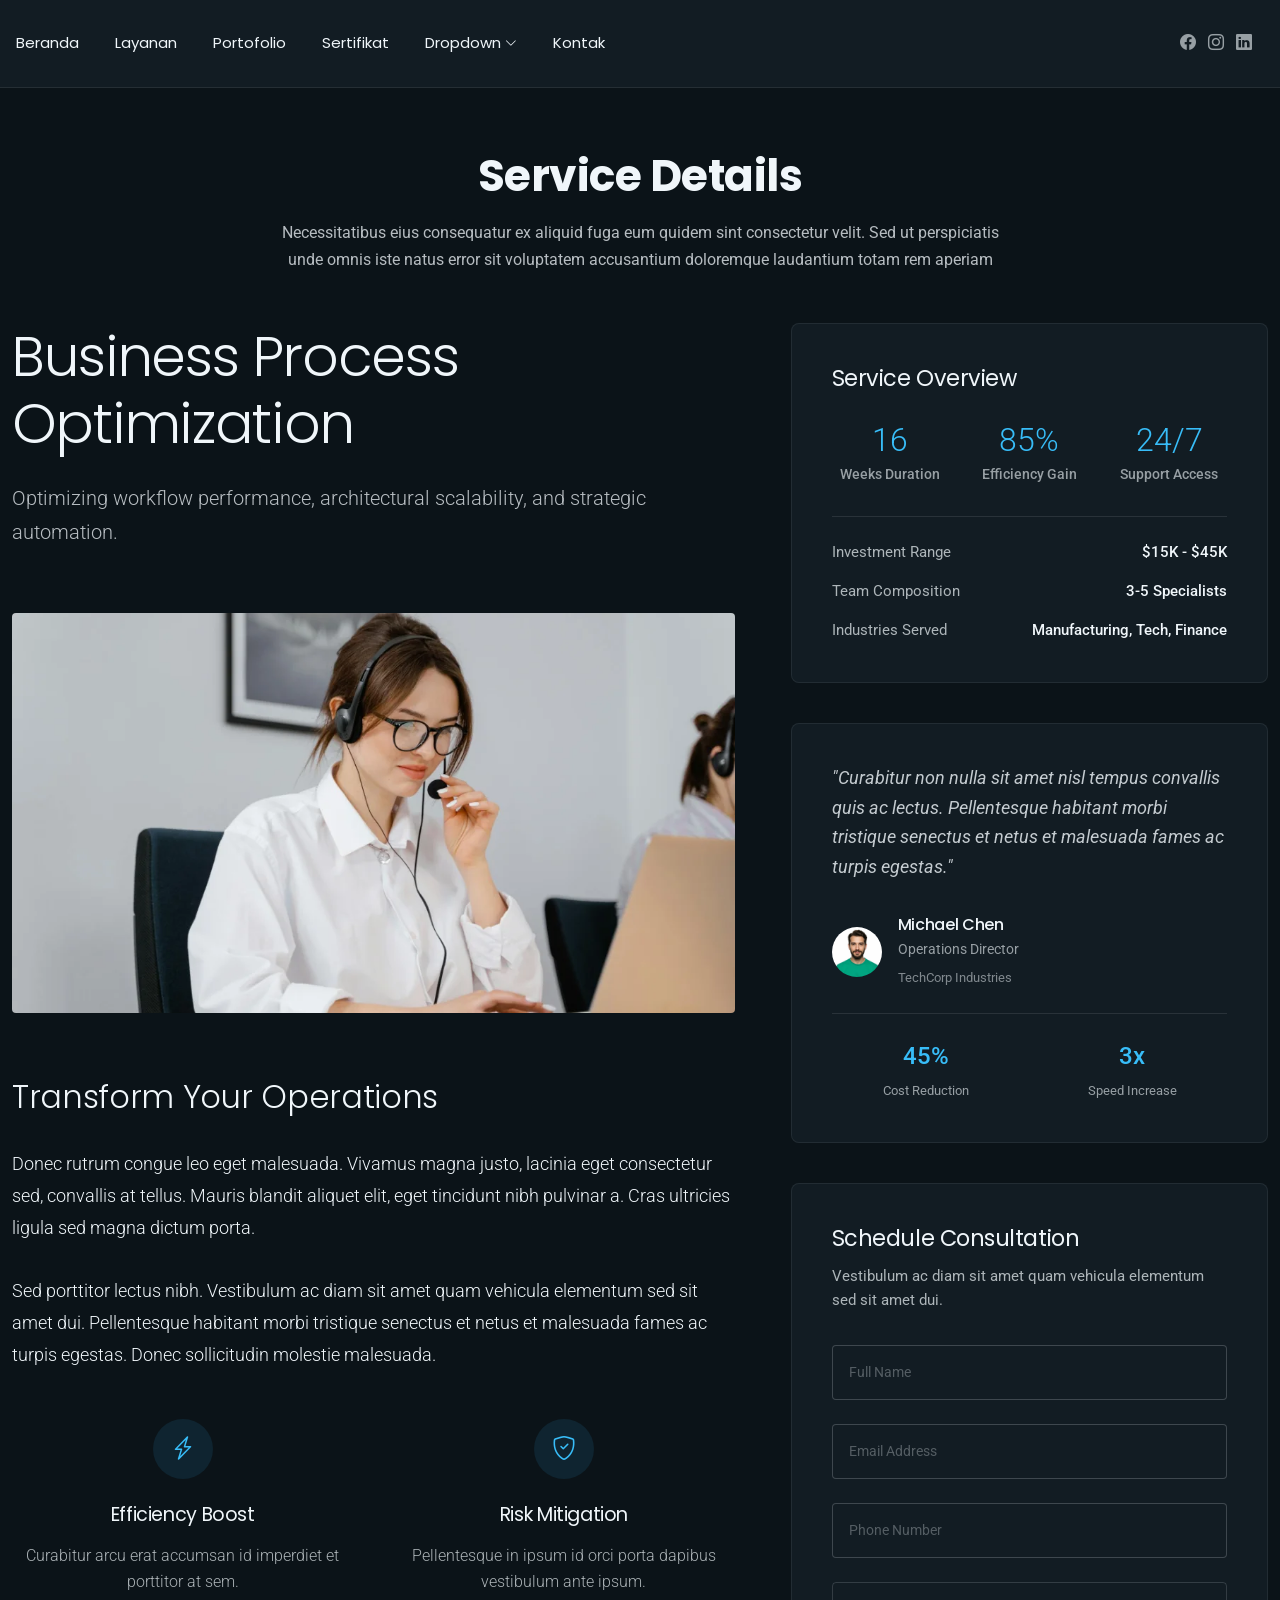
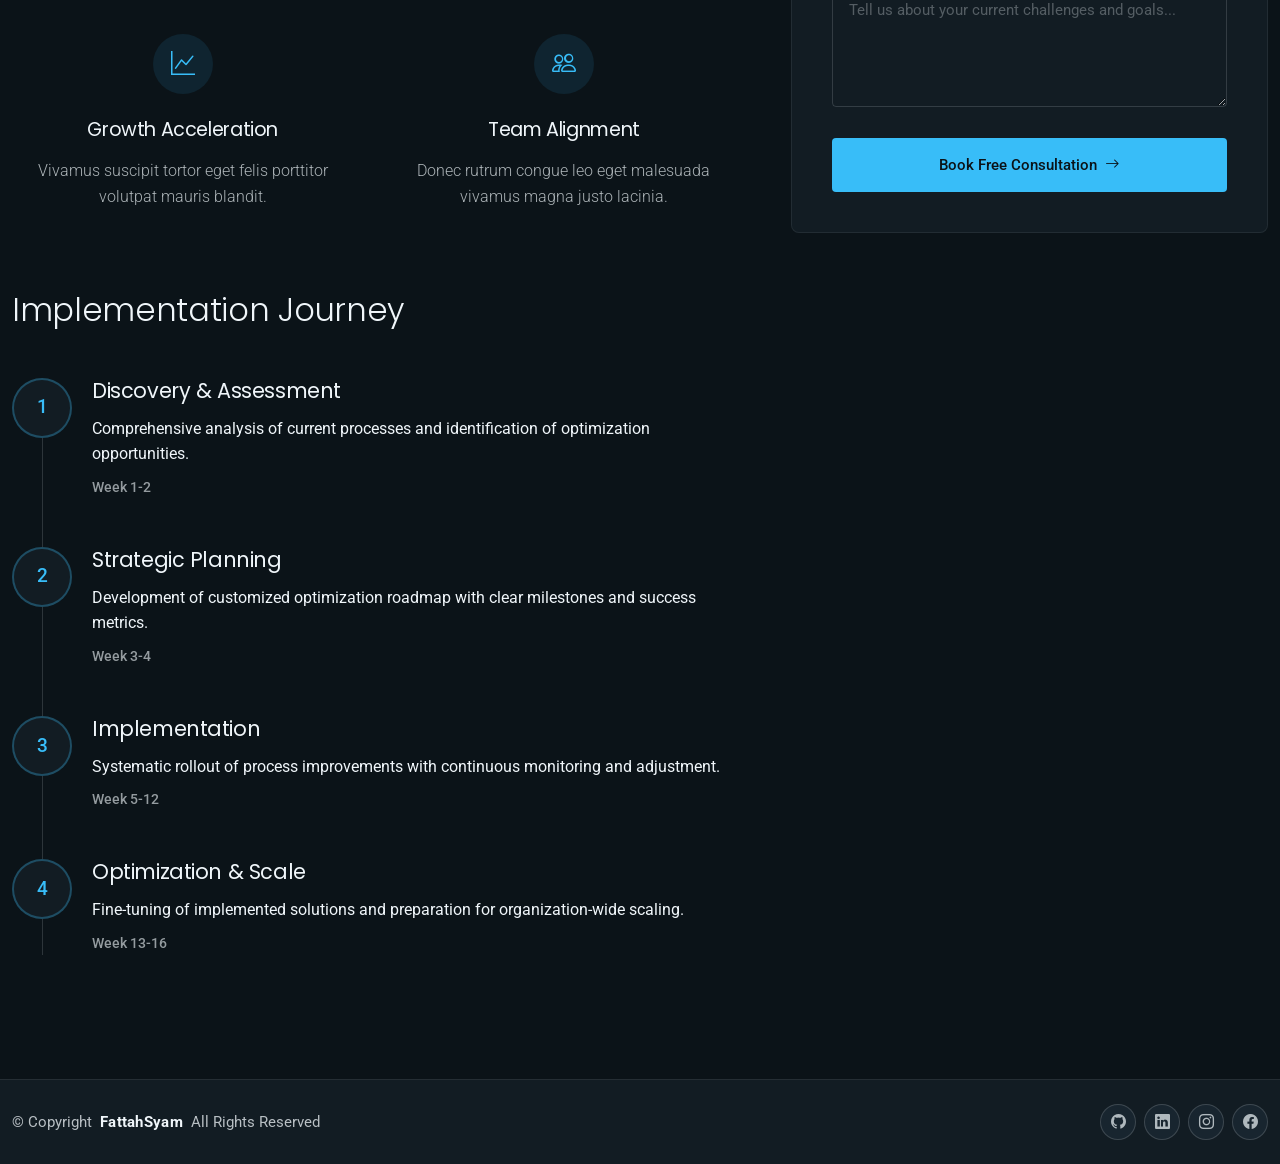
<file: service-details.html>
<!DOCTYPE html>
<html lang="en">

<head>
  <meta charset="utf-8">
  <meta content="width=device-width, initial-scale=1.0" name="viewport">
  <title>Service Details - FolioOne Bootstrap Template</title>
  <meta name="description" content="">
  <meta name="keywords" content="">

  <!-- Favicons -->
  <link href="assets/img/favicon.png" rel="icon">
  <link href="assets/img/apple-touch-icon.png" rel="apple-touch-icon">

  <!-- Fonts -->
  <link href="https://fonts.googleapis.com" rel="preconnect">
  <link href="https://fonts.gstatic.com" rel="preconnect" crossorigin>
  <link
    href="https://fonts.googleapis.com/css2?family=Poppins:wght@400;500;600;700&family=Raleway:wght@500;600;700&family=Roboto:wght@400;500;700&display=swap"
    rel="stylesheet">

  <!-- Vendor CSS Files -->
  <link href="assets/vendor/bootstrap/css/bootstrap.min.css" rel="stylesheet">
  <link href="assets/vendor/bootstrap-icons/bootstrap-icons.css" rel="stylesheet">
  <link href="assets/vendor/aos/aos.css" rel="stylesheet">
  <link href="assets/vendor/swiper/swiper-bundle.min.css" rel="stylesheet">
  <link href="assets/vendor/glightbox/css/glightbox.min.css" rel="stylesheet">

  <!-- Main CSS File -->
  <link href="assets/css/main.css" rel="stylesheet">

  <!-- =======================================================
  * Template Name: FolioOne
  * Template URL: https://bootstrapmade.com/folioone-bootstrap-portfolio-website-template/
  * Updated: Aug 23 2025 with Bootstrap v5.3.7
  * Author: BootstrapMade.com
  * License: https://bootstrapmade.com/license/
  ======================================================== -->
</head>

<body class="service-details-page">

  <header id="header" class="header d-flex align-items-center light-background sticky-top">
    <div class="container position-relative d-flex align-items-center justify-content-between">

      <!-- <a href="index.html" class="logo d-flex align-items-center me-auto me-xl-0">
      <img src="assets/img/logo.webp" alt="">
      <h1 class="sitename">FolioOne</h1> 
    </a> -->

      <nav id="navmenu" class="navmenu">
        <ul>
          <li><a href="index.html">Beranda</a></li>
          <li><a href="services.html">Layanan</a></li>
          <li><a href="portfolio.html">Portofolio</a></li>
          <li><a href="certificate.html">Sertifikat</a></li>
          <li class="dropdown"><a href="#"><span>Dropdown</span> <i class="bi bi-chevron-down toggle-dropdown"></i></a>
            <ul>
              <li><a href="#">Dropdown 1</a></li>
              <li class="dropdown"><a href="#"><span>Deep Dropdown</span> <i
                    class="bi bi-chevron-down toggle-dropdown"></i></a>
                <ul>
                  <li><a href="#">Deep Dropdown 1</a></li>
                  <li><a href="#">Deep Dropdown 2</a></li>
                  <li><a href="#">Deep Dropdown 3</a></li>
                  <li><a href="#">Deep Dropdown 4</a></li>
                  <li><a href="#">Deep Dropdown 5</a></li>
                </ul>
              </li>
              <li><a href="#">Dropdown 2</a></li>
              <li><a href="#">Dropdown 3</a></li>
              <li><a href="#">Dropdown 4</a></li>
            </ul>
          </li>
          <li><a href="contact.html">Kontak</a></li>
        </ul>
        <i class="mobile-nav-toggle d-xl-none bi bi-list"></i>
      </nav>

      <div class="header-social-links">
        <a href="https://www.facebook.com/fsyam26" class="facebook"><i class="bi bi-facebook"></i></a>
        <a href="https://www.instagram.com/fsyam26/" class="instagram"><i class="bi bi-instagram"></i></a>
        <a href="https://www.linkedin.com/in/muh-fatta-nur-razaq/" class="linkedin"><i class="bi bi-linkedin"></i></a>
      </div>

    </div>
  </header>

  <main class="main">

    <!-- Service Details Section -->
    <section id="service-details" class="service-details section">

      <!-- Section Title -->
      <div class="container section-title" data-aos="fade-up">
        <h2>Service Details</h2>
        <p>Necessitatibus eius consequatur ex aliquid fuga eum quidem sint consectetur velit. Sed ut perspiciatis unde
          omnis iste natus error sit voluptatem accusantium doloremque laudantium totam rem aperiam</p>
      </div><!-- End Section Title -->

      <div class="container" data-aos="fade-up" data-aos-delay="100">

        <div class="row">

          <!-- Main Content Area -->
          <div class="col-lg-7">

            <!-- Hero Service Introduction -->
            <div class="service-hero" data-aos="fade-up" data-aos-delay="100">
              <h1>Business Process Optimization</h1>
              <p class="service-description">Optimizing workflow performance, architectural scalability, and strategic automation.</p>
            </div>

            <!-- Service Visual -->
            <div class="service-visual" data-aos="zoom-in" data-aos-delay="200">
              <img src="assets/img/services/services-7.webp" alt="Business Process Optimization" class="img-fluid">
            </div>

            <!-- Service Content -->
            <div class="service-narrative" data-aos="fade-up" data-aos-delay="300">
              <h3>Transform Your Operations</h3>
              <p>Donec rutrum congue leo eget malesuada. Vivamus magna justo, lacinia eget consectetur sed, convallis at
                tellus. Mauris blandit aliquet elit, eget tincidunt nibh pulvinar a. Cras ultricies ligula sed magna
                dictum porta.</p>

              <p>Sed porttitor lectus nibh. Vestibulum ac diam sit amet quam vehicula elementum sed sit amet dui.
                Pellentesque habitant morbi tristique senectus et netus et malesuada fames ac turpis egestas. Donec
                sollicitudin molestie malesuada.</p>

              <!-- Key Benefits Grid -->
              <div class="benefits-grid" data-aos="fade-up" data-aos-delay="400">
                <div class="benefit-card">
                  <div class="benefit-icon">
                    <i class="bi bi-lightning-charge"></i>
                  </div>
                  <h4>Efficiency Boost</h4>
                  <p>Curabitur arcu erat accumsan id imperdiet et porttitor at sem.</p>
                </div>

                <div class="benefit-card">
                  <div class="benefit-icon">
                    <i class="bi bi-shield-check"></i>
                  </div>
                  <h4>Risk Mitigation</h4>
                  <p>Pellentesque in ipsum id orci porta dapibus vestibulum ante ipsum.</p>
                </div>

                <div class="benefit-card">
                  <div class="benefit-icon">
                    <i class="bi bi-graph-up"></i>
                  </div>
                  <h4>Growth Acceleration</h4>
                  <p>Vivamus suscipit tortor eget felis porttitor volutpat mauris blandit.</p>
                </div>

                <div class="benefit-card">
                  <div class="benefit-icon">
                    <i class="bi bi-people"></i>
                  </div>
                  <h4>Team Alignment</h4>
                  <p>Donec rutrum congue leo eget malesuada vivamus magna justo lacinia.</p>
                </div>
              </div>

            </div>

            <!-- Implementation Timeline -->
            <div class="timeline-section" data-aos="fade-up" data-aos-delay="500">
              <h3>Implementation Journey</h3>
              <div class="timeline">
                <div class="timeline-item">
                  <div class="timeline-marker">
                    <span>1</span>
                  </div>
                  <div class="timeline-content">
                    <h4>Discovery &amp; Assessment</h4>
                    <p>Comprehensive analysis of current processes and identification of optimization opportunities.</p>
                    <small>Week 1-2</small>
                  </div>
                </div>

                <div class="timeline-item">
                  <div class="timeline-marker">
                    <span>2</span>
                  </div>
                  <div class="timeline-content">
                    <h4>Strategic Planning</h4>
                    <p>Development of customized optimization roadmap with clear milestones and success metrics.</p>
                    <small>Week 3-4</small>
                  </div>
                </div>

                <div class="timeline-item">
                  <div class="timeline-marker">
                    <span>3</span>
                  </div>
                  <div class="timeline-content">
                    <h4>Implementation</h4>
                    <p>Systematic rollout of process improvements with continuous monitoring and adjustment.</p>
                    <small>Week 5-12</small>
                  </div>
                </div>

                <div class="timeline-item">
                  <div class="timeline-marker">
                    <span>4</span>
                  </div>
                  <div class="timeline-content">
                    <h4>Optimization &amp; Scale</h4>
                    <p>Fine-tuning of implemented solutions and preparation for organization-wide scaling.</p>
                    <small>Week 13-16</small>
                  </div>
                </div>
              </div>
            </div>

          </div><!-- End Main Content -->

          <!-- Service Sidebar -->
          <div class="col-lg-5">
            <div class="service-sidebar" data-aos="fade-up" data-aos-delay="200">

              <!-- Service Overview Card -->
              <div class="overview-card">
                <div class="overview-header">
                  <h4>Service Overview</h4>
                </div>
                <div class="overview-stats">
                  <div class="stat-item">
                    <div class="stat-number">16</div>
                    <div class="stat-label">Weeks Duration</div>
                  </div>
                  <div class="stat-item">
                    <div class="stat-number">85%</div>
                    <div class="stat-label">Efficiency Gain</div>
                  </div>
                  <div class="stat-item">
                    <div class="stat-number">24/7</div>
                    <div class="stat-label">Support Access</div>
                  </div>
                </div>

                <div class="overview-details">
                  <div class="detail-row">
                    <span class="detail-label">Investment Range</span>
                    <span class="detail-value">$15K - $45K</span>
                  </div>
                  <div class="detail-row">
                    <span class="detail-label">Team Composition</span>
                    <span class="detail-value">3-5 Specialists</span>
                  </div>
                  <div class="detail-row">
                    <span class="detail-label">Industries Served</span>
                    <span class="detail-value">Manufacturing, Tech, Finance</span>
                  </div>
                </div>
              </div>

              <!-- Client Success Story -->
              <div class="success-story">
                <div class="story-quote">
                  <p>"Curabitur non nulla sit amet nisl tempus convallis quis ac lectus. Pellentesque habitant morbi
                    tristique senectus et netus et malesuada fames ac turpis egestas."</p>
                </div>
                <div class="story-author">
                  <img src="assets/img/person/person-m-8.webp" alt="Michael Chen" class="author-avatar">
                  <div class="author-details">
                    <h5>Michael Chen</h5>
                    <span>Operations Director</span>
                    <small>TechCorp Industries</small>
                  </div>
                </div>
                <div class="story-metrics">
                  <div class="metric">
                    <span class="metric-value">45%</span>
                    <span class="metric-label">Cost Reduction</span>
                  </div>
                  <div class="metric">
                    <span class="metric-value">3x</span>
                    <span class="metric-label">Speed Increase</span>
                  </div>
                </div>
              </div>

              <!-- Consultation Form -->
              <div class="consultation-form">
                <div class="form-header">
                  <h4>Schedule Consultation</h4>
                  <p>Vestibulum ac diam sit amet quam vehicula elementum sed sit amet dui.</p>
                </div>

                <form action="forms/consultation.php" method="post" class="php-email-form">
                  <div class="form-group">
                    <input type="text" name="name" class="form-input" placeholder="Full Name" required="">
                  </div>

                  <div class="form-group">
                    <input type="email" name="email" class="form-input" placeholder="Email Address" required="">
                  </div>

                  <div class="form-group">
                    <input type="tel" name="phone" class="form-input" placeholder="Phone Number">
                  </div>

                  <input type="hidden" name="subject" value="Business Process Optimization Consultation">

                  <div class="form-group">
                    <textarea name="message" class="form-input" rows="4"
                      placeholder="Tell us about your current challenges and goals..." required=""></textarea>
                  </div>

                  <div class="loading">Loading</div>
                  <div class="error-message"></div>
                  <div class="sent-message">Your consultation request has been sent. Thank you!</div>

                  <button type="submit" class="btn-consultation">
                    <span>Book Free Consultation</span>
                    <i class="bi bi-arrow-right"></i>
                  </button>
                </form>
              </div>

            </div>
          </div><!-- End Sidebar -->

        </div>

      </div>

    </section><!-- /Service Details Section -->

  </main>

  <footer id="footer" class="footer">

    <div class="container">
      <div class="footer-wrap">
        <div class="copyright">
          <p>© <span>Copyright</span> <strong class="px-1 sitename">FattahSyam</strong> <span>All Rights Reserved</span></p>
        </div>
        <div class="social-links">
          <a href="https://github.com/Fatt-Szx" target="_blank" rel="noopener" aria-label="GitHub"><i class="bi bi-github"></i></a>
          <a href="https://www.linkedin.com/in/muh-fatta-nur-razaq/" target="_blank" rel="noopener" aria-label="LinkedIn"><i class="bi bi-linkedin"></i></a>
          <a href="https://www.instagram.com/fsyam26/" target="_blank" rel="noopener" aria-label="Instagram"><i class="bi bi-instagram"></i></a>
          <a href="https://www.facebook.com/fsyam26" target="_blank" rel="noopener" aria-label="Facebook"><i class="bi bi-facebook"></i></a>
        </div>
      </div>
    </div>

  </footer>

  <!-- Scroll Top -->
  <a href="#" id="scroll-top" class="scroll-top d-flex align-items-center justify-content-center"><i
      class="bi bi-arrow-up-short"></i></a>

  <!-- Preloader -->
  <div id="preloader"></div>

  <!-- Vendor JS Files -->
  <script src="assets/vendor/bootstrap/js/bootstrap.bundle.min.js"></script>
  <script src="assets/vendor/php-email-form/validate.js"></script>
  <script src="assets/vendor/aos/aos.js"></script>
  <script src="assets/vendor/typed.js/typed.umd.js"></script>
  <script src="assets/vendor/waypoints/noframework.waypoints.js"></script>
  <script src="assets/vendor/purecounter/purecounter_vanilla.js"></script>
  <script src="assets/vendor/swiper/swiper-bundle.min.js"></script>
  <script src="assets/vendor/imagesloaded/imagesloaded.pkgd.min.js"></script>
  <script src="assets/vendor/isotope-layout/isotope.pkgd.min.js"></script>
  <script src="assets/vendor/glightbox/js/glightbox.min.js"></script>

  <!-- Main JS File -->
  <script src="assets/js/main.js"></script>

</body>

</html>
</file>
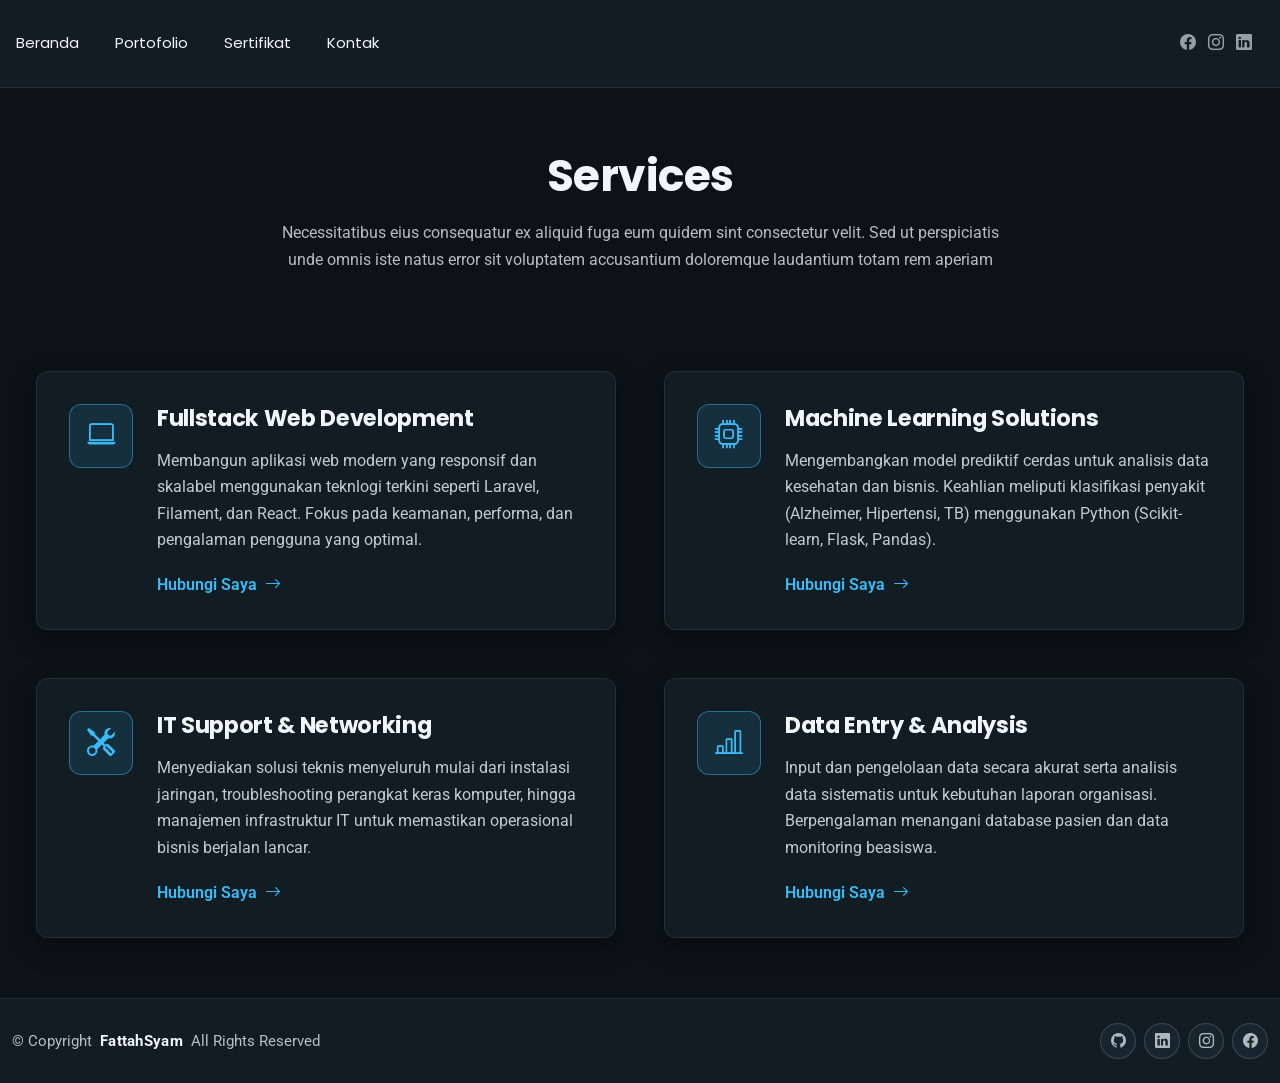
<file: services.html>
<!DOCTYPE html>
<html lang="en">

<head>
  <meta charset="utf-8">
  <meta content="width=device-width, initial-scale=1.0" name="viewport">
  <title>Services - FolioOne Bootstrap Template</title>
  <meta name="description" content="">
  <meta name="keywords" content="">

  <!-- Favicons -->
  <link href="assets/img/favicon.png" rel="icon">
  <link href="assets/img/apple-touch-icon.png" rel="apple-touch-icon">

  <!-- Fonts -->
  <link href="https://fonts.googleapis.com" rel="preconnect">
  <link href="https://fonts.gstatic.com" rel="preconnect" crossorigin>
  <link
    href="https://fonts.googleapis.com/css2?family=Poppins:wght@400;500;600;700&family=Raleway:wght@500;600;700&family=Roboto:wght@400;500;700&display=swap"
    rel="stylesheet">

  <!-- Vendor CSS Files -->
  <link href="assets/vendor/bootstrap/css/bootstrap.min.css" rel="stylesheet">
  <link href="assets/vendor/bootstrap-icons/bootstrap-icons.css" rel="stylesheet">
  <link href="assets/vendor/aos/aos.css" rel="stylesheet">
  <link href="assets/vendor/swiper/swiper-bundle.min.css" rel="stylesheet">
  <link href="assets/vendor/glightbox/css/glightbox.min.css" rel="stylesheet">

  <!-- Main CSS File -->
  <link href="assets/css/main.css" rel="stylesheet">

  <!-- =======================================================
  * Template Name: FolioOne
  * Template URL: https://bootstrapmade.com/folioone-bootstrap-portfolio-website-template/
  * Updated: Aug 23 2025 with Bootstrap v5.3.7
  * Author: BootstrapMade.com
  * License: https://bootstrapmade.com/license/
  ======================================================== -->
</head>

<body class="services-page">

  <header id="header" class="header d-flex align-items-center light-background sticky-top">
    <div class="container position-relative d-flex align-items-center justify-content-between">

      <!-- <a href="index.html" class="logo d-flex align-items-center me-auto me-xl-0">
      <img src="assets/img/logo.webp" alt="">
      <h1 class="sitename">FolioOne</h1> 
    </a> -->

      <nav id="navmenu" class="navmenu">
        <ul>
          <li><a href="index.html">Beranda</a></li>
          <li><a href="portfolio.html">Portofolio</a></li>
          <li><a href="certificate.html">Sertifikat</a></li>
          <li><a href="contact.html">Kontak</a></li>
        </ul>
        <i class="mobile-nav-toggle d-xl-none bi bi-list"></i>
      </nav>

      <div class="header-social-links">
        <a href="https://www.facebook.com/fsyam26" class="facebook"><i class="bi bi-facebook"></i></a>
        <a href="https://www.instagram.com/fsyam26/" class="instagram"><i class="bi bi-instagram"></i></a>
        <a href="https://www.linkedin.com/in/muh-fatta-nur-razaq/" class="linkedin"><i class="bi bi-linkedin"></i></a>
      </div>

    </div>
  </header>

  <main class="main">

    <!-- Services Section -->
    <section id="services" class="services section">

      <!-- Section Title -->
      <div class="container section-title" data-aos="fade-up">
        <h2>Services</h2>
        <p>Necessitatibus eius consequatur ex aliquid fuga eum quidem sint consectetur velit. Sed ut perspiciatis unde
          omnis iste natus error sit voluptatem accusantium doloremque laudantium totam rem aperiam</p>
      </div><!-- End Section Title -->

      <div class="container" data-aos="fade-up" data-aos-delay="100">

        <div class="row justify-content-center g-5">

          <div class="row justify-content-center g-5">

            <div class="col-md-6" data-aos="fade-right" data-aos-delay="100">
              <div class="service-item">
                <div class="service-icon">
                  <i class="bi bi-laptop"></i>
                </div>
                <div class="service-content">
                  <h3>Fullstack Web Development</h3>
                  <p>Membangun aplikasi web modern yang responsif dan skalabel menggunakan teknlogi terkini seperti
                    Laravel, Filament, dan React. Fokus pada keamanan, performa, dan pengalaman pengguna yang optimal.
                  </p>
                  <a href="contact.html" class="service-link">
                    <span>Hubungi Saya</span>
                    <i class="bi bi-arrow-right"></i>
                  </a>
                </div>
              </div>
            </div><!-- End Service Item -->

            <div class="col-md-6" data-aos="fade-left" data-aos-delay="100">
              <div class="service-item">
                <div class="service-icon">
                  <i class="bi bi-cpu"></i>
                </div>
                <div class="service-content">
                  <h3>Machine Learning Solutions</h3>
                  <p>Mengembangkan model prediktif cerdas untuk analisis data kesehatan dan bisnis. Keahlian meliputi
                    klasifikasi penyakit (Alzheimer, Hipertensi, TB) menggunakan Python (Scikit-learn, Flask, Pandas).
                  </p>
                  <a href="contact.html" class="service-link">
                    <span>Hubungi Saya</span>
                    <i class="bi bi-arrow-right"></i>
                  </a>
                </div>
              </div>
            </div><!-- End Service Item -->

            <div class="col-md-6" data-aos="fade-right" data-aos-delay="200">
              <div class="service-item">
                <div class="service-icon">
                  <i class="bi bi-tools"></i>
                </div>
                <div class="service-content">
                  <h3>IT Support & Networking</h3>
                  <p>Menyediakan solusi teknis menyeluruh mulai dari instalasi jaringan, troubleshooting perangkat keras
                    komputer, hingga manajemen infrastruktur IT untuk memastikan operasional bisnis berjalan lancar.</p>
                  <a href="contact.html" class="service-link">
                    <span>Hubungi Saya</span>
                    <i class="bi bi-arrow-right"></i>
                  </a>
                </div>
              </div>
            </div><!-- End Service Item -->

            <div class="col-md-6" data-aos="fade-left" data-aos-delay="200">
              <div class="service-item">
                <div class="service-icon">
                  <i class="bi bi-bar-chart-line"></i>
                </div>
                <div class="service-content">
                  <h3>Data Entry & Analysis</h3>
                  <p>Input dan pengelolaan data secara akurat serta analisis data sistematis untuk kebutuhan laporan
                    organisasi. Berpengalaman menangani database pasien dan data monitoring beasiswa.</p>
                  <a href="contact.html" class="service-link">
                    <span>Hubungi Saya</span>
                    <i class="bi bi-arrow-right"></i>
                  </a>
                </div>
              </div>
            </div><!-- End Service Item -->

          </div>

        </div>

      </div>

    </section><!-- /Services Section -->

  </main>

  <footer id="footer" class="footer">

    <div class="container">
      <div class="footer-wrap">
        <div class="copyright">
          <p>© <span>Copyright</span> <strong class="px-1 sitename">FattahSyam</strong> <span>All Rights Reserved</span></p>
        </div>
        <div class="social-links">
          <a href="https://github.com/Fatt-Szx" target="_blank" rel="noopener" aria-label="GitHub"><i class="bi bi-github"></i></a>
          <a href="https://www.linkedin.com/in/muh-fatta-nur-razaq/" target="_blank" rel="noopener" aria-label="LinkedIn"><i class="bi bi-linkedin"></i></a>
          <a href="https://www.instagram.com/fsyam26/" target="_blank" rel="noopener" aria-label="Instagram"><i class="bi bi-instagram"></i></a>
          <a href="https://www.facebook.com/fsyam26" target="_blank" rel="noopener" aria-label="Facebook"><i class="bi bi-facebook"></i></a>
        </div>
      </div>
    </div>

  </footer>

  <!-- Scroll Top -->
  <a href="#" id="scroll-top" class="scroll-top d-flex align-items-center justify-content-center"><i
      class="bi bi-arrow-up-short"></i></a>

  <!-- Preloader -->
  <div id="preloader"></div>

  <!-- Vendor JS Files -->
  <script src="assets/vendor/bootstrap/js/bootstrap.bundle.min.js"></script>
  <script src="assets/vendor/php-email-form/validate.js"></script>
  <script src="assets/vendor/aos/aos.js"></script>
  <script src="assets/vendor/typed.js/typed.umd.js"></script>
  <script src="assets/vendor/waypoints/noframework.waypoints.js"></script>
  <script src="assets/vendor/purecounter/purecounter_vanilla.js"></script>
  <script src="assets/vendor/swiper/swiper-bundle.min.js"></script>
  <script src="assets/vendor/imagesloaded/imagesloaded.pkgd.min.js"></script>
  <script src="assets/vendor/isotope-layout/isotope.pkgd.min.js"></script>
  <script src="assets/vendor/glightbox/js/glightbox.min.js"></script>

  <!-- Main JS File -->
  <script src="assets/js/main.js"></script>

</body>

</html>
</file>
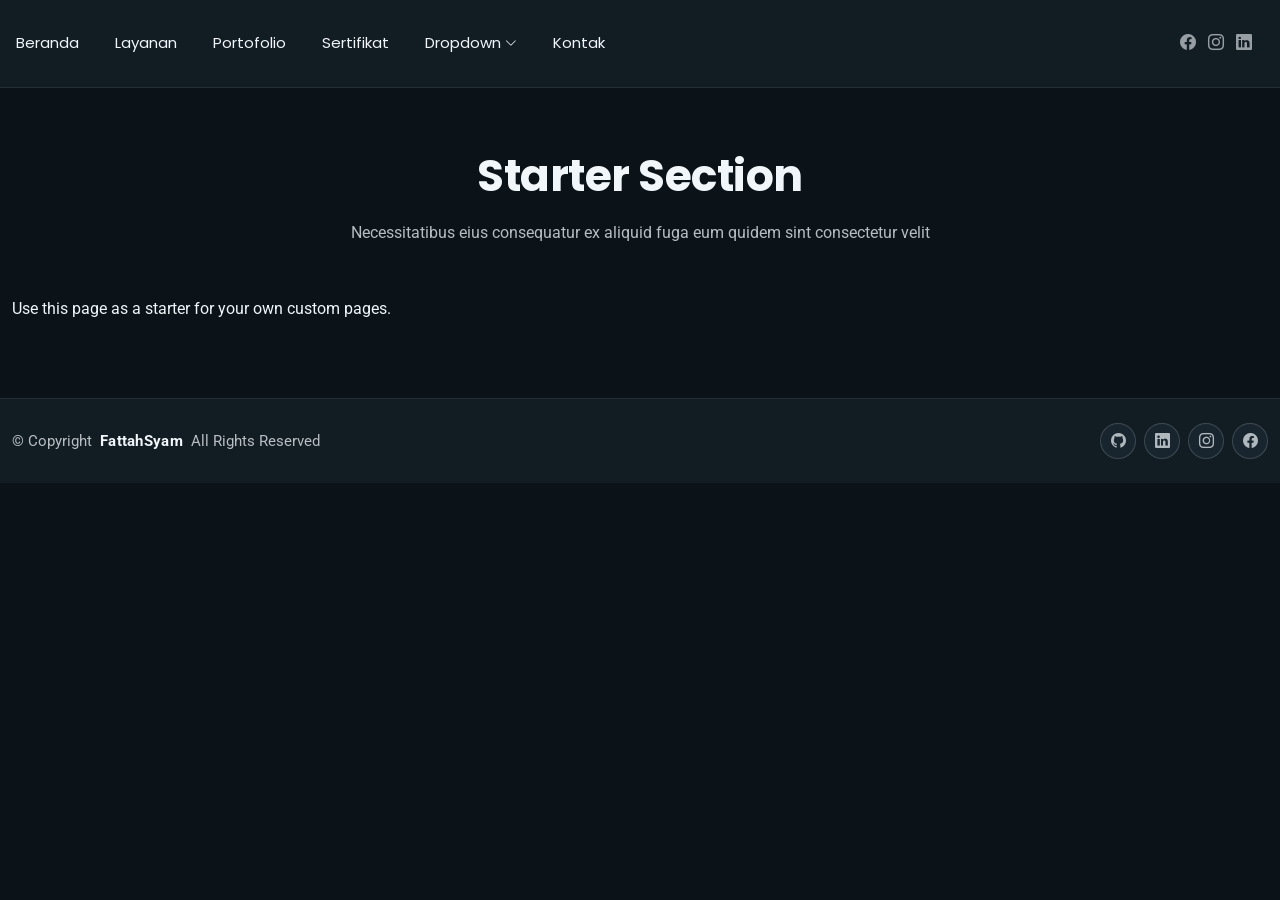
<file: starter-page.html>
<!DOCTYPE html>
<html lang="en">

<head>
  <meta charset="utf-8">
  <meta content="width=device-width, initial-scale=1.0" name="viewport">
  <title>Starter Page - FolioOne Bootstrap Template</title>
  <meta name="description" content="">
  <meta name="keywords" content="">

  <!-- Favicons -->
  <link href="assets/img/favicon.png" rel="icon">
  <link href="assets/img/apple-touch-icon.png" rel="apple-touch-icon">

  <!-- Fonts -->
  <link href="https://fonts.googleapis.com" rel="preconnect">
  <link href="https://fonts.gstatic.com" rel="preconnect" crossorigin>
  <link
    href="https://fonts.googleapis.com/css2?family=Roboto:ital,wght@0,100;0,300;0,400;0,500;0,700;0,900;1,100;1,300;1,400;1,500;1,700;1,900&family=Poppins:ital,wght@0,100;0,200;0,300;0,400;0,500;0,600;0,700;0,800;0,900;1,100;1,200;1,300;1,400;1,500;1,600;1,700;1,800;1,900&family=Raleway:ital,wght@0,100;0,200;0,300;0,400;0,500;0,600;0,700;0,800;0,900;1,100;1,200;1,300;1,400;1,500;1,600;1,700;1,800;1,900&display=swap"
    rel="stylesheet">

  <!-- Vendor CSS Files -->
  <link href="assets/vendor/bootstrap/css/bootstrap.min.css" rel="stylesheet">
  <link href="assets/vendor/bootstrap-icons/bootstrap-icons.css" rel="stylesheet">
  <link href="assets/vendor/aos/aos.css" rel="stylesheet">
  <link href="assets/vendor/swiper/swiper-bundle.min.css" rel="stylesheet">
  <link href="assets/vendor/glightbox/css/glightbox.min.css" rel="stylesheet">

  <!-- Main CSS File -->
  <link href="assets/css/main.css" rel="stylesheet">

  <!-- =======================================================
  * Template Name: FolioOne
  * Template URL: https://bootstrapmade.com/folioone-bootstrap-portfolio-website-template/
  * Updated: Aug 23 2025 with Bootstrap v5.3.7
  * Author: BootstrapMade.com
  * License: https://bootstrapmade.com/license/
  ======================================================== -->
</head>

<body class="starter-page-page">

  <header id="header" class="header d-flex align-items-center light-background sticky-top">
    <div class="container position-relative d-flex align-items-center justify-content-between">

      <!-- <a href="index.html" class="logo d-flex align-items-center me-auto me-xl-0">
      <img src="assets/img/logo.webp" alt="">
      <h1 class="sitename">FolioOne</h1> 
    </a> -->

      <nav id="navmenu" class="navmenu">
        <ul>
          <li><a href="index.html">Beranda</a></li>
          <li><a href="services.html">Layanan</a></li>
          <li><a href="portfolio.html">Portofolio</a></li>
          <li><a href="certificate.html">Sertifikat</a></li>
          <li class="dropdown"><a href="#"><span>Dropdown</span> <i class="bi bi-chevron-down toggle-dropdown"></i></a>
            <ul>
              <li><a href="#">Dropdown 1</a></li>
              <li class="dropdown"><a href="#"><span>Deep Dropdown</span> <i
                    class="bi bi-chevron-down toggle-dropdown"></i></a>
                <ul>
                  <li><a href="#">Deep Dropdown 1</a></li>
                  <li><a href="#">Deep Dropdown 2</a></li>
                  <li><a href="#">Deep Dropdown 3</a></li>
                  <li><a href="#">Deep Dropdown 4</a></li>
                  <li><a href="#">Deep Dropdown 5</a></li>
                </ul>
              </li>
              <li><a href="#">Dropdown 2</a></li>
              <li><a href="#">Dropdown 3</a></li>
              <li><a href="#">Dropdown 4</a></li>
            </ul>
          </li>
          <li><a href="contact.html">Kontak</a></li>
        </ul>
        <i class="mobile-nav-toggle d-xl-none bi bi-list"></i>
      </nav>

      <div class="header-social-links">
        <a href="https://www.facebook.com/fsyam26" class="facebook"><i class="bi bi-facebook"></i></a>
        <a href="https://www.instagram.com/fsyam26/" class="instagram"><i class="bi bi-instagram"></i></a>
        <a href="https://www.linkedin.com/in/muh-fatta-nur-razaq/" class="linkedin"><i class="bi bi-linkedin"></i></a>
      </div>

    </div>
  </header>

  <main class="main">

    <!-- Starter Section Section -->
    <section id="starter-section" class="starter-section section">

      <!-- Section Title -->
      <div class="container section-title" data-aos="fade-up">
        <h2>Starter Section</h2>
        <p>Necessitatibus eius consequatur ex aliquid fuga eum quidem sint consectetur velit</p>
      </div><!-- End Section Title -->

      <div class="container" data-aos="fade-up">
        <p>Use this page as a starter for your own custom pages.</p>
      </div>

    </section><!-- /Starter Section Section -->

  </main>

  <footer id="footer" class="footer">

    <div class="container">
      <div class="footer-wrap">
        <div class="copyright">
          <p>© <span>Copyright</span> <strong class="px-1 sitename">FattahSyam</strong> <span>All Rights Reserved</span></p>
        </div>
        <div class="social-links">
          <a href="https://github.com/Fatt-Szx" target="_blank" rel="noopener" aria-label="GitHub"><i class="bi bi-github"></i></a>
          <a href="https://www.linkedin.com/in/muh-fatta-nur-razaq/" target="_blank" rel="noopener" aria-label="LinkedIn"><i class="bi bi-linkedin"></i></a>
          <a href="https://www.instagram.com/fsyam26/" target="_blank" rel="noopener" aria-label="Instagram"><i class="bi bi-instagram"></i></a>
          <a href="https://www.facebook.com/fsyam26" target="_blank" rel="noopener" aria-label="Facebook"><i class="bi bi-facebook"></i></a>
        </div>
      </div>
    </div>

  </footer>

  <!-- Scroll Top -->
  <a href="#" id="scroll-top" class="scroll-top d-flex align-items-center justify-content-center"><i
      class="bi bi-arrow-up-short"></i></a>

  <!-- Preloader -->
  <div id="preloader"></div>

  <!-- Vendor JS Files -->
  <script src="assets/vendor/bootstrap/js/bootstrap.bundle.min.js"></script>
  <script src="assets/vendor/php-email-form/validate.js"></script>
  <script src="assets/vendor/aos/aos.js"></script>
  <script src="assets/vendor/typed.js/typed.umd.js"></script>
  <script src="assets/vendor/waypoints/noframework.waypoints.js"></script>
  <script src="assets/vendor/purecounter/purecounter_vanilla.js"></script>
  <script src="assets/vendor/swiper/swiper-bundle.min.js"></script>
  <script src="assets/vendor/imagesloaded/imagesloaded.pkgd.min.js"></script>
  <script src="assets/vendor/isotope-layout/isotope.pkgd.min.js"></script>
  <script src="assets/vendor/glightbox/js/glightbox.min.js"></script>

  <!-- Main JS File -->
  <script src="assets/js/main.js"></script>

</body>

</html>
</file>
<file: assets/css/main.css>
/* Hallmark: v2.0.0 | genre: modern-minimal | theme: folio-dark | critique: clean-craft */
/**
* FolioOne - Refactored with Hallmark, Impeccable & Taste-Skill
*/

/*--------------------------------------------------------------
# Design Tokens & Floor Invariants
--------------------------------------------------------------*/
:root {
  /* Typography Scale */
  --font-display: "Poppins", -apple-system, BlinkMacSystemFont, "Segoe UI", Roboto, sans-serif;
  --font-body: "Roboto", system-ui, -apple-system, BlinkMacSystemFont, "Segoe UI", sans-serif;
  --font-mono: ui-monospace, SFMono-Regular, Menlo, Monaco, Consolas, monospace;

  --default-font: var(--font-body);
  --heading-font: var(--font-display);
  --nav-font: var(--font-display);

  /* Deep Architectural Palette (WCAG AA Compliant) */
  --bg-base: #0b1318;
  --bg-surface: #121c23;
  --bg-surface-elevated: #18252f;
  --bg-surface-subtle: rgba(255, 255, 255, 0.04);
  --bg-overlay: rgba(11, 19, 24, 0.82);
  --bg-input: #121e27;
  --bg-input-focus: #162531;

  --border-subtle: rgba(255, 255, 255, 0.08);
  --border-medium: rgba(255, 255, 255, 0.16);
  --border-accent: rgba(56, 189, 248, 0.45);

  --shadow-sm: 0 4px 12px rgba(0, 0, 0, 0.25);
  --shadow-md: 0 8px 24px rgba(0, 0, 0, 0.35);
  --shadow-lg: 0 16px 36px rgba(0, 0, 0, 0.45);
  --shadow-xl: 0 20px 40px rgba(0, 0, 0, 0.55);
  --shadow-accent-sm: 0 4px 12px rgba(56, 189, 248, 0.25);
  --shadow-accent: 0 8px 24px rgba(56, 189, 248, 0.3);

  --text-primary: #f0f6fa;
  --text-secondary: #9cb1c0;
  --text-muted: #647b8c;

  --accent-color: #38bdf8;
  --accent-hover: #7dd3fc;
  --accent-deep: #0284c7;
  --accent-subtle: rgba(56, 189, 248, 0.12);

  --color-error-bg: #4c1117;
  --color-error-text: #fecdd3;
  --color-success-bg: #064e3b;
  --color-success-text: #a7f3d0;
  --color-warning: #fbbf24;

  --badge-blue-text: #38bdf8;
  --badge-blue-bg: rgba(56, 189, 248, 0.12);
  --badge-blue-border: rgba(56, 189, 248, 0.28);
  --badge-green-text: #34d399;
  --badge-green-bg: rgba(16, 185, 129, 0.12);
  --badge-green-border: rgba(16, 185, 129, 0.28);

  --card-bg: var(--bg-surface);
  --card-bg-hover: var(--bg-surface-elevated);
  --card-border: var(--border-subtle);
  --card-border-hover: var(--border-accent);
  --card-shadow: var(--shadow-md);
  --card-shadow-hover: var(--shadow-lg);

  --background-color: var(--bg-base);
  --surface-color: var(--bg-surface);
  --default-color: var(--text-primary);
  --heading-color: var(--text-primary);
  --contrast-color: #0b1318;

  --nav-color: var(--text-primary);
  --nav-hover-color: var(--accent-color);
  --nav-mobile-background-color: var(--bg-surface);
  --nav-dropdown-background-color: var(--bg-base);
  --nav-dropdown-color: var(--text-primary);
  --nav-dropdown-hover-color: var(--accent-color);

  scroll-behavior: smooth;
}

.light-background {
  --background-color: var(--bg-surface);
  --surface-color: var(--bg-surface-elevated);
}

.dark-background {
  --background-color: var(--bg-base);
  --default-color: var(--text-primary);
  --heading-color: var(--text-primary);
  --surface-color: var(--bg-surface);
  --contrast-color: var(--bg-base);
}

/* Base Invariants */
html,
body {
  overflow-x: clip;
}

body {
  color: var(--default-color);
  background-color: var(--background-color);
  font-family: var(--default-font);
  font-feature-settings: "cv02", "cv03", "cv04", "cv11";
  -webkit-font-smoothing: antialiased;
}

:focus-visible {
  outline: 2px solid var(--accent-color);
  outline-offset: 2px;
}

@media (prefers-reduced-motion: reduce) {
  *,
  *::before,
  *::after {
    animation-duration: 0.01ms !important;
    animation-iteration-count: 1 !important;
    transition-duration: 0.01ms !important;
    scroll-behavior: auto !important;
  }
}

.container,
.container-fluid {
  max-width: 1280px;
}

a {
  color: var(--accent-color);
  text-decoration: none;
  transition: color 0.2s ease, opacity 0.2s ease;
}

a:hover {
  color: var(--accent-hover);
  text-decoration: none;
}

h1,
h2,
h3,
h4,
h5,
h6 {
  color: var(--heading-color);
  font-family: var(--heading-font);
  font-weight: 700;
  line-height: 1.25;
  letter-spacing: -0.02em;
  text-wrap: balance;
  overflow-wrap: break-word;
  min-width: 0;
}

h1 { font-size: clamp(2.2rem, 4vw, 3rem); letter-spacing: -0.03em; }
h2 { font-size: clamp(1.75rem, 3.2vw, 2.35rem); letter-spacing: -0.025em; }
h3 { font-size: 1.45rem; letter-spacing: -0.015em; }
h4 { font-size: 1.2rem; }
h5 { font-size: 1.05rem; }
h6 { font-size: 0.95rem; }

.headline,
.block-title,
.section-title h2 {
  text-wrap: balance;
  overflow-wrap: break-word;
  min-width: 0;
  letter-spacing: -0.025em;
}

.stats .counters h2,
.stat-number,
.badge-date,
.badge-status {
  font-variant-numeric: tabular-nums;
}

p {
  font-family: var(--default-font);
  font-size: 1rem;
  line-height: 1.65;
}

/* PHP Email Form Messages
------------------------------*/
.php-email-form .error-message {
  display: none;
  background: var(--color-error-bg);
  color: var(--color-error-text);
  text-align: left;
  padding: 16px;
  margin-bottom: 24px;
  font-weight: 600;
}

.php-email-form .sent-message {
  display: none;
  color: var(--color-success-text);
  background: var(--color-success-bg);
  text-align: center;
  padding: 16px;
  margin-bottom: 24px;
  font-weight: 600;
}

.php-email-form .loading {
  display: none;
  background: var(--surface-color);
  text-align: center;
  padding: 16px;
  margin-bottom: 24px;
}

.php-email-form .loading:before {
  content: "";
  display: inline-block;
  border-radius: 50%;
  width: 24px;
  height: 24px;
  margin: 0 8px -4px 0;
  border: 3px solid var(--accent-color);
  border-top-color: var(--surface-color);
  animation: php-email-form-loading 1s linear infinite;
}

@keyframes php-email-form-loading {
  0% {
    transform: rotate(0deg);
  }

  100% {
    transform: rotate(360deg);
  }
}

/*--------------------------------------------------------------
# Global Header
--------------------------------------------------------------*/
.header {
  color: var(--default-color);
  background-color: var(--bg-surface);
  padding: 16px 0;
  transition: transform 0.35s ease, background-color 0.3s ease, border-color 0.3s ease;
  z-index: 997;
  border-bottom: 1px solid var(--border-subtle);
}

.header.header-hidden {
  transform: translateY(-100%);
}

.header .logo {
  line-height: 1;
}

.header .logo img {
  max-height: 36px;
  margin-right: 8px;
}

.header .logo h1 {
  font-size: 32px;
  margin: 0;
  font-weight: 400;
  color: var(--heading-color);
}

.header .header-social-links {
  padding-right: 16px;
}

.header .header-social-links a {
  color: color-mix(in srgb, var(--default-color), transparent 40%);
  padding-left: 8px;
  display: inline-block;
  transition: color 0.2s ease;
  font-size: 16px;
}

.header .header-social-links a:hover {
  color: var(--default-color);
}

.header .header-social-links a i {
  line-height: 0px;
}

@media (max-width: 1200px) {
  .header .logo {
    order: 1;
  }

  .header .header-social-links {
    order: 2;
  }

  .header .navmenu {
    order: 3;
  }
}

/* Global Header on Scroll
------------------------------*/
.scrolled .header {
  background-color: var(--bg-surface-elevated);
}

/*--------------------------------------------------------------
# Navigation Menu
--------------------------------------------------------------*/
/* Desktop Navigation */
@media (min-width: 1200px) {
  .navmenu {
    padding: 0;
  }

  .navmenu ul {
    margin: 0;
    padding: 0;
    display: flex;
    list-style: none;
    align-items: center;
  }

  .navmenu li {
    position: relative;
  }

  .navmenu>ul>li {
    white-space: nowrap;
    padding: 16px 28px 16px 0;
  }

  .navmenu>ul>li:last-child {
    padding-right: 0;
  }

  .navmenu a,
  .navmenu a:focus {
    color: var(--nav-color);
    font-size: 15px;
    padding: 0 4px;
    font-family: var(--nav-font);
    font-weight: 400;
    display: flex;
    align-items: center;
    justify-content: space-between;
    white-space: nowrap;
    transition: color 0.2s ease;
    position: relative;
  }

  .navmenu a i,
  .navmenu a:focus i {
    font-size: 12px;
    line-height: 0;
    margin-left: 4px;
    transition: color 0.2s ease, transform 0.2s ease;
  }

  .navmenu>ul>li>a:before {
    content: "";
    position: absolute;
    height: 2px;
    bottom: -6px;
    left: 0;
    width: 24px;
    background-color: var(--nav-hover-color);
    transform: scaleX(0);
    transform-origin: left;
    transition: transform 0.2s ease;
  }

  .navmenu a:hover:before,
  .navmenu li:hover>a:before,
  .navmenu .active:before {
    transform: scaleX(1);
  }

  .navmenu li:hover>a,
  .navmenu .active,
  .navmenu .active:focus {
    color: var(--nav-hover-color);
  }

  .navmenu .dropdown ul {
    margin: 0;
    padding: 8px 0;
    background: var(--nav-dropdown-background-color);
    display: block;
    position: absolute;
    visibility: hidden;
    left: -4px;
    top: 130%;
    opacity: 0;
    transition: opacity 0.2s ease, visibility 0.2s ease;
    border-radius: 4px;
    z-index: 99;
    box-shadow: var(--card-shadow);
  }

  .navmenu .dropdown ul li {
    min-width: 200px;
  }

  .navmenu .dropdown ul a {
    padding: 8px 20px;
    font-size: 15px;
    text-transform: none;
    color: var(--nav-dropdown-color);
  }

  .navmenu .dropdown ul a i {
    font-size: 12px;
  }

  .navmenu .dropdown ul a:hover,
  .navmenu .dropdown ul .active:hover,
  .navmenu .dropdown ul li:hover>a {
    color: var(--nav-dropdown-hover-color);
  }

  .navmenu .dropdown:hover>ul {
    opacity: 1;
    top: 100%;
    visibility: visible;
  }

  .navmenu .dropdown .dropdown ul {
    top: 0;
    left: -90%;
    visibility: hidden;
  }

  .navmenu .dropdown .dropdown:hover>ul {
    opacity: 1;
    top: 0;
    left: -100%;
    visibility: visible;
  }
}

/* Mobile Navigation */
@media (max-width: 1199px) {
  .mobile-nav-toggle {
    color: var(--nav-color);
    font-size: 28px;
    line-height: 0;
    margin-right: 8px;
    cursor: pointer;
    transition: color 0.2s ease;
  }

  .navmenu {
    padding: 0;
    z-index: 9997;
  }

  .navmenu ul {
    display: none;
    list-style: none;
    position: absolute;
    inset: 60px 20px 20px 20px;
    padding: 8px 0;
    margin: 0;
    border-radius: 6px;
    background-color: var(--nav-mobile-background-color);
    border: 1px solid var(--border-subtle);
    box-shadow: none;
    overflow-y: auto;
    transition: opacity 0.25s ease;
    z-index: 9998;
  }

  .navmenu a,
  .navmenu a:focus {
    color: var(--nav-dropdown-color);
    padding: 8px 20px;
    font-family: var(--nav-font);
    font-size: 17px;
    font-weight: 500;
    display: flex;
    align-items: center;
    justify-content: space-between;
    white-space: nowrap;
    transition: color 0.2s ease;
  }

  .navmenu a i,
  .navmenu a:focus i {
    font-size: 12px;
    line-height: 0;
    margin-left: 4px;
    width: 32px;
    height: 32px;
    display: flex;
    align-items: center;
    justify-content: center;
    border-radius: 50%;
    transition: color 0.2s ease, background-color 0.2s ease, transform 0.2s ease;
    background-color: var(--accent-subtle);
  }

  .navmenu a i:hover,
  .navmenu a:focus i:hover {
    background-color: var(--accent-color);
    color: var(--contrast-color);
  }

  .navmenu a:hover,
  .navmenu .active,
  .navmenu .active:focus {
    color: var(--nav-dropdown-hover-color);
  }

  .navmenu .active i,
  .navmenu .active:focus i {
    background-color: var(--accent-color);
    color: var(--contrast-color);
    transform: rotate(180deg);
  }

  .navmenu .dropdown ul {
    position: static;
    display: none;
    z-index: 99;
    padding: 8px 0;
    margin: 8px 20px;
    background-color: var(--nav-dropdown-background-color);
    transition: opacity 0.25s ease;
  }

  .navmenu .dropdown ul ul {
    background-color: var(--bg-surface-subtle);
  }

  .navmenu .dropdown>.dropdown-active {
    display: block;
    background-color: var(--bg-surface-subtle);
  }

  .mobile-nav-active {
    overflow: hidden;
  }

  .mobile-nav-active .mobile-nav-toggle {
    color: var(--text-primary);
    position: absolute;
    font-size: 32px;
    top: 16px;
    right: 16px;
    margin-right: 0;
    z-index: 9999;
  }

  .mobile-nav-active .navmenu {
    position: fixed;
    overflow: hidden;
    inset: 0;
    background: var(--bg-surface-elevated);
    transition: opacity 0.25s ease;
  }

  .mobile-nav-active .navmenu>ul {
    display: block;
  }
}

/*--------------------------------------------------------------
# Global Footer
--------------------------------------------------------------*/
.footer {
  color: var(--default-color);
  background: var(--bg-surface);
  font-size: 14px;
  padding: 24px 0;
  position: relative;
  border-top: 1px solid var(--border-subtle);
}

.footer .footer-wrap {
  display: flex;
  align-items: center;
  justify-content: space-between;
  flex-wrap: wrap;
  gap: 1.25rem;
}

.footer .copyright p {
  margin-bottom: 0;
  font-size: 0.92rem;
  color: color-mix(in srgb, var(--default-color), transparent 25%);
}

.footer .copyright .sitename {
  color: var(--heading-color);
  font-weight: 700;
  letter-spacing: 0.02em;
}

.footer .social-links {
  display: flex;
  align-items: center;
  gap: 8px;
  margin: 0;
}

.footer .social-links a {
  display: flex;
  align-items: center;
  justify-content: center;
  width: 36px;
  height: 36px;
  border-radius: 50%;
  background: var(--bg-surface-elevated);
  border: 1px solid var(--border-medium);
  font-size: 15px;
  color: color-mix(in srgb, var(--default-color), transparent 30%);
  transition: color 0.2s ease, border-color 0.2s ease, background-color 0.2s ease, transform 0.2s ease;
}

.footer .social-links a:hover {
  color: var(--accent-hover);
  background: var(--accent-subtle);
  border-color: var(--border-accent);
  transform: translateY(-2px);
  box-shadow: var(--shadow-sm);
}

@media (max-width: 768px) {
  .footer .footer-wrap {
    flex-direction: column;
    text-align: center;
    justify-content: center;
  }
}

/*--------------------------------------------------------------
# Preloader
--------------------------------------------------------------*/
#preloader {
  position: fixed;
  inset: 0;
  z-index: 9999;
  overflow: hidden;
  background-color: var(--background-color);
  transition: opacity 0.6s ease-out, visibility 0.6s ease-out;
  width: 100%;
  height: 100dvh;
}

#preloader:before,
#preloader:after {
  content: "";
  position: absolute;
  top: 50%;
  left: 50%;
  width: 72px;
  height: 72px;
  margin: -36px 0 0 -36px;
  border: 4px solid var(--accent-color);
  border-radius: 50%;
  animation: animate-preloader 2s cubic-bezier(0, 0.2, 0.8, 1) infinite;
}

#preloader:after {
  animation-delay: -0.5s;
}

@keyframes animate-preloader {
  0% {
    transform: scale(0.15);
    opacity: 1;
  }

  100% {
    transform: scale(1);
    opacity: 0;
  }
}

/*--------------------------------------------------------------
# Scroll Top Button
--------------------------------------------------------------*/
.scroll-top {
  position: fixed;
  visibility: hidden;
  opacity: 0;
  right: 16px;
  bottom: -16px;
  z-index: 99999;
  background-color: var(--accent-color);
  width: 44px;
  height: 44px;
  border-radius: 50px;
  transition: opacity 0.3s ease, transform 0.3s ease, background-color 0.2s ease, visibility 0.3s ease;
}

.scroll-top i {
  font-size: 24px;
  color: var(--contrast-color);
  line-height: 0;
}

.scroll-top:hover {
  background-color: color-mix(in srgb, var(--accent-color), transparent 20%);
  color: var(--contrast-color);
}

.scroll-top.active {
  visibility: visible;
  opacity: 1;
  bottom: 16px;
}

/*--------------------------------------------------------------
# Disable aos animation delay on mobile devices
--------------------------------------------------------------*/
@media screen and (max-width: 768px) {
  [data-aos-delay] {
    transition-delay: 0 !important;
  }
}

/*--------------------------------------------------------------
# Global Page Titles & Breadcrumbs
--------------------------------------------------------------*/
.page-title {
  color: var(--default-color);
  background-color: var(--background-color);
  position: relative;
}

.page-title .heading {
  padding: 80px 0;
  border-top: 1px solid color-mix(in srgb, var(--default-color), transparent 90%);
}

.page-title .heading h1 {
  font-size: 38px;
  font-weight: 700;
}

.page-title nav {
  background-color: color-mix(in srgb, var(--default-color), transparent 96%);
  padding: 20px 0;
}

.page-title nav ol {
  display: flex;
  flex-wrap: wrap;
  list-style: none;
  padding: 0;
  margin: 0;
  font-size: 16px;
  font-weight: 400;
}

.page-title nav ol li+li {
  padding-left: 10px;
}

.page-title nav ol li+li::before {
  content: "/";
  display: inline-block;
  padding-right: 10px;
  color: color-mix(in srgb, var(--default-color), transparent 70%);
}

/*--------------------------------------------------------------
# Global Sections
--------------------------------------------------------------*/
section,
.section {
  color: var(--default-color);
  background-color: var(--background-color);
  padding: 60px 0;
  scroll-margin-top: 100px;
  overflow: clip;
}

@media (max-width: 1199px) {

  section,
  .section {
    scroll-margin-top: 66px;
  }
}

/*--------------------------------------------------------------
# Global Section Titles
--------------------------------------------------------------*/
.section-title {
  text-align: center;
  padding-bottom: 50px;
  position: relative;
}

.section-title h2 {
  font-size: clamp(2rem, 3.5vw, 2.75rem);
  font-weight: 700;
  line-height: 1.25;
  color: var(--heading-color);
  margin-bottom: 1rem;
  letter-spacing: -0.5px;
  font-family: var(--heading-font);
}

@media (max-width: 768px) {
  .section-title h2 {
    font-size: 2rem;
  }
}

.section-title p {
  font-size: 1rem;
  line-height: 1.7;
  color: color-mix(in srgb, var(--default-color), transparent 25%);
  max-width: 800px;
  margin: 0 auto;
  text-wrap: balance;
  font-family: var(--default-font);
}

/*--------------------------------------------------------------
# Hero Section
--------------------------------------------------------------*/
.hero {
  padding: 80px 0;
  min-height: 100dvh;
  display: flex;
  align-items: center;
}

.hero .hero-content h1 {
  font-size: 3.5rem;
  font-weight: 700;
  margin-bottom: 1rem;
  line-height: 1.2;
}

.hero .hero-content h1 .highlight {
  color: var(--accent-color);
  position: relative;
}

.hero .hero-content h1 .highlight::after {
  content: "";
  position: absolute;
  bottom: 0;
  left: 0;
  width: 100%;
  height: 3px;
  background: linear-gradient(90deg, var(--accent-color), color-mix(in srgb, var(--accent-color), transparent 50%));
  border-radius: 2px;
}

@media (max-width: 768px) {
  .hero .hero-content h1 {
    font-size: 2.5rem;
  }
}

.hero .hero-content h2 {
  font-size: 1.5rem;
  font-weight: 400;
  margin-bottom: 2rem;
  color: color-mix(in srgb, var(--default-color), transparent 20%);
}

.hero .hero-content h2 .typed {
  color: var(--accent-color);
  font-weight: 600;
}

@media (max-width: 768px) {
  .hero .hero-content h2 {
    font-size: 1.25rem;
  }
}

.hero .hero-content p {
  font-size: 1.1rem;
  line-height: 1.6;
  margin-bottom: 2.5rem;
  color: color-mix(in srgb, var(--default-color), transparent 30%);
}

.hero .hero-actions {
  display: flex;
  gap: 1rem;
  margin-bottom: 3rem;
}

.hero .hero-actions .btn {
  padding: 12px 30px;
  border-radius: 50px;
  font-weight: 600;
  text-decoration: none;
  transition: color 0.2s ease, background-color 0.2s ease, border-color 0.2s ease, transform 0.2s ease;
  border: 2px solid;
}

.hero .hero-actions .btn.btn-primary {
  background: var(--accent-color);
  color: var(--contrast-color);
  border-color: var(--accent-color);
}

.hero .hero-actions .btn.btn-primary:hover {
  background: color-mix(in srgb, var(--accent-color), black 15%);
  border-color: color-mix(in srgb, var(--accent-color), black 15%);
  transform: translateY(-2px);
}

.hero .hero-actions .btn.btn-outline {
  background: transparent;
  color: var(--accent-color);
  border-color: var(--accent-color);
}

.hero .hero-actions .btn.btn-outline:hover {
  transform: translateY(-2px);
}

@media (max-width: 576px) {
  .hero .hero-actions {
    flex-direction: column;
  }

  .hero .hero-actions .btn {
    text-align: center;
  }
}

.hero .social-links {
  display: flex;
  gap: 1rem;
}

.hero .social-links a {
  width: 45px;
  height: 45px;
  background: var(--surface-color);
  border-radius: 50%;
  display: flex;
  align-items: center;
  justify-content: center;
  color: var(--default-color);
  font-size: 1.2rem;
  transition: color 0.2s ease, background-color 0.2s ease, transform 0.2s ease, box-shadow 0.2s ease;
}

.hero .social-links a:hover {
  background: var(--accent-color);
  color: var(--contrast-color);
  transform: translateY(-3px);
  box-shadow: 0 8px 25px color-mix(in srgb, var(--accent-color), transparent 70%);
}

.hero .hero-image {
  position: relative;
}

.hero .hero-image .image-wrapper {
  position: relative;
  max-width: 450px;
  margin: 0 auto;
}

.hero .hero-image .image-wrapper img {
  border-radius: 20px;
  box-shadow: 0 5px 15px color-mix(in srgb, var(--default-color), transparent 95%);
}

.hero .hero-image .floating-elements {
  position: absolute;
  top: 0;
  left: 0;
  right: 0;
  bottom: 0;
  pointer-events: none;
}

.hero .hero-image .floating-elements .floating-card {
  position: absolute;
  background: var(--surface-color);
  color: var(--default-color);
  padding: 15px 20px;
  border-radius: 15px;
  box-shadow: 0 10px 30px color-mix(in srgb, var(--default-color), transparent 90%);
  display: flex;
  align-items: center;
  gap: 10px;
  font-weight: 600;
  animation: float 3s ease-in-out infinite;
}

.hero .hero-image .floating-elements .floating-card i {
  font-size: 1.5rem;
  color: var(--accent-color);
}

.hero .hero-image .floating-elements .floating-card.design {
  top: 10%;
  right: -10%;
  animation-delay: 0s;
}

.hero .hero-image .floating-elements .floating-card.code {
  bottom: 30%;
  left: -15%;
  animation-delay: 1s;
}

.hero .hero-image .floating-elements .floating-card.creativity {
  top: 60%;
  right: -5%;
  animation-delay: 2s;
}

@media (max-width: 992px) {
  .hero .hero-image .floating-elements .floating-card {
    display: none;
  }
}

@keyframes float {

  0%,
  100% {
    transform: translateY(0px);
  }

  50% {
    transform: translateY(-10px);
  }
}

@media (max-width: 992px) {
  .hero .hero-content {
    text-align: center;
    margin-bottom: 3rem;
  }
}

/*--------------------------------------------------------------
# About Section
--------------------------------------------------------------*/
.about.section {
  position: relative;
  background-color: var(--background-color);
  color: var(--default-color);
}

.about .intro-content .eyebrow {
  display: inline-flex;
  align-items: center;
  padding: 4px 12px;
  border-radius: 20px;
  background: var(--badge-blue-bg);
  border: 1px solid var(--badge-blue-border);
  letter-spacing: 0;
  text-transform: none;
  font-size: 0.82rem;
  font-weight: 500;
  color: var(--badge-blue-text);
  margin-bottom: 16px;
}

.about .intro-content .headline {
  font-family: var(--heading-font);
  font-weight: 700;
  line-height: 1.25;
  font-size: clamp(28px, 4vw, 42px);
  margin: 0 0 16px 0;
  color: var(--heading-color);
}

.about .sub-headline {
  display: flex;
  flex-wrap: wrap;
  gap: 8px;
  margin-bottom: 20px;
}

.about .role-badge {
  display: inline-flex;
  align-items: center;
  font-size: 0.85rem;
  font-weight: 500;
  padding: 4px 12px;
  border-radius: 8px;
  background: var(--bg-surface-elevated);
  border: 1px solid var(--border-subtle);
  color: var(--text-primary);
}

.about .role-badge i {
  color: var(--accent-color);
}

.about .intro-content .lead {
  font-size: 1rem;
  line-height: 1.75;
  color: color-mix(in srgb, var(--default-color), transparent 12%);
  margin-bottom: 24px;
}

/* About Quick Highlights */
.about-highlights {
  display: grid;
  grid-template-columns: repeat(2, 1fr);
  gap: 12px;
}

.about-highlights .highlight-chip {
  display: flex;
  align-items: center;
  gap: 12px;
  padding: 12px 16px;
  border-radius: 12px;
  background: var(--bg-surface);
  border: 1px solid var(--border-subtle);
  transition: transform 0.2s ease, border-color 0.2s ease;
}

.about-highlights .highlight-chip:hover {
  transform: translateY(-2px);
  border-color: var(--border-accent);
}

.about-highlights .highlight-chip i {
  font-size: 1.35rem;
  color: var(--accent-color);
  flex-shrink: 0;
}

.about-highlights .highlight-chip strong {
  display: block;
  font-size: 0.88rem;
  font-weight: 600;
  color: var(--heading-color);
  line-height: 1.2;
}

.about-highlights .highlight-chip span {
  display: block;
  font-size: 0.78rem;
  color: color-mix(in srgb, var(--default-color), transparent 30%);
  margin-top: 2px;
}

.about .intro-content .cta-group {
  display: flex;
  gap: 20px;
  align-items: center;
  margin-top: 28px;
}

.about .intro-content .cta-group .btn-ghost {
  display: inline-flex;
  align-items: center;
  gap: 8px;
  padding: 12px 20px;
  border-radius: 8px;
  font-weight: 500;
  color: var(--accent-hover);
  background: var(--accent-subtle);
  border: 1px solid var(--border-accent);
  transition: color 0.2s ease, background-color 0.2s ease, border-color 0.2s ease;
}

.about .intro-content .cta-group .btn-ghost:hover,
.about .intro-content .cta-group .btn-ghost:focus {
  color: var(--contrast-color);
  background: var(--accent-color);
  border-color: var(--accent-color);
  box-shadow: var(--shadow-sm);
}

.about .intro-content .cta-group .link-underline {
  display: inline-flex;
  align-items: center;
  gap: 8px;
  position: relative;
  font-weight: 500;
  color: var(--default-color);
  padding-bottom: 4px;
  transition: color 0.2s ease;
}

.about .intro-content .cta-group .link-underline::after {
  content: "";
  position: absolute;
  left: 0;
  right: 0;
  bottom: 0;
  height: 2px;
  background: var(--accent-color);
  transform: scaleX(0.4);
  transform-origin: left;
  transition: transform 0.2s ease;
}

.about .intro-content .cta-group .link-underline:hover,
.about .intro-content .cta-group .link-underline:focus {
  color: var(--accent-hover);
}

.about .intro-content .cta-group .link-underline:hover::after,
.about .intro-content .cta-group .link-underline:focus::after {
  transform: scaleX(1);
}

/* Profile Photo Card */
.about .profile-img-wrap {
  position: relative;
  display: inline-block;
  padding: 8px;
  border-radius: 16px;
  background: var(--bg-surface);
  border: 1px solid var(--border-medium);
  box-shadow: var(--shadow-lg);
  transition: border-color 0.2s ease, box-shadow 0.2s ease;
}

.about .profile-img-wrap:hover {
  border-color: var(--border-accent);
  box-shadow: var(--shadow-xl);
}

.about .profile-photo {
  max-width: 380px;
  width: 100%;
  border-radius: 12px;
  display: block;
}

.about .profile-status-badge {
  position: absolute;
  bottom: 24px;
  left: 50%;
  transform: translateX(-50%);
  display: inline-flex;
  align-items: center;
  gap: 8px;
  padding: 8px 16px;
  white-space: nowrap;
  border-radius: 30px;
  background: var(--bg-surface-elevated);
  border: 1px solid var(--border-medium);
  box-shadow: var(--shadow-md);
  font-size: 0.82rem;
  font-weight: 500;
  color: var(--text-primary);
}

/* Block Headers */
.about-block-header {
  display: flex;
  align-items: center;
  gap: 16px;
  margin-bottom: 1.75rem;
}

.about-block-header .header-icon {
  width: 48px;
  height: 48px;
  border-radius: 12px;
  background: var(--accent-subtle);
  border: 1px solid var(--border-accent);
  display: flex;
  align-items: center;
  justify-content: center;
  font-size: 1.4rem;
  color: var(--accent-color);
  flex-shrink: 0;
}

.about-block-header .block-title {
  font-family: var(--heading-font);
  font-size: 1.5rem;
  font-weight: 700;
  margin: 0;
  color: var(--heading-color);
}

.about-block-header .block-subtitle {
  font-size: 0.9rem;
  color: color-mix(in srgb, var(--default-color), transparent 30%);
  margin: 4px 0 0 0;
}

/* Elevated Cards (Education & Experience) */
.about-card {
  background: var(--card-bg);
  border: 1px solid var(--card-border);
  color: var(--default-color);
  border-radius: 12px;
  padding: 1.6rem;
  box-shadow: var(--card-shadow);
  display: flex;
  flex-direction: column;
  transition: transform 0.2s ease, border-color 0.2s ease, box-shadow 0.2s ease, background-color 0.2s ease;
}

.about-card:hover {
  transform: translateY(-4px);
  background-color: var(--card-bg-hover);
  border-color: var(--card-border-hover);
  box-shadow: var(--card-shadow-hover);
}

.about-card .card-meta {
  display: flex;
  align-items: center;
  justify-content: space-between;
  gap: 8px;
  margin-bottom: 0.85rem;
}

.about-card .badge-date {
  font-size: 0.78rem;
  font-weight: 600;
  color: var(--badge-blue-text);
  background: var(--badge-blue-bg);
  border: 1px solid var(--badge-blue-border);
  padding: 4px 12px;
  border-radius: 20px;
  font-variant-numeric: tabular-nums;
}

.about-card .badge-status {
  font-size: 0.75rem;
  font-weight: 600;
  color: var(--badge-green-text);
  background: var(--badge-green-bg);
  border: 1px solid var(--badge-green-border);
  padding: 4px 12px;
  border-radius: 20px;
  font-variant-numeric: tabular-nums;
}

.about-card .card-title {
  font-family: var(--heading-font);
  font-size: 1.15rem;
  font-weight: 600;
  color: var(--heading-color);
  margin-bottom: 0.4rem;
}

.about-card .card-inst {
  font-size: 0.88rem;
  color: color-mix(in srgb, var(--default-color), transparent 15%);
  margin-bottom: 0.85rem;
  display: flex;
  flex-wrap: wrap;
  align-items: center;
  gap: 8px;
}

.about-card .card-inst i {
  color: var(--accent-color);
}

.about-card .card-loc {
  color: color-mix(in srgb, var(--default-color), transparent 40%);
  font-size: 0.82rem;
}

.about-card .card-desc {
  font-size: 0.88rem;
  line-height: 1.6;
  color: color-mix(in srgb, var(--default-color), transparent 25%);
  margin-bottom: 1.25rem;
}

.about-card .card-tags {
  display: flex;
  flex-wrap: wrap;
  gap: 8px;
  margin-top: auto;
}

.about-card .card-tags span {
  font-size: 0.75rem;
  font-weight: 500;
  padding: 4px 8px;
  border-radius: 12px;
  background: var(--badge-blue-bg);
  color: var(--badge-blue-text);
  border: 1px solid var(--badge-blue-border);
  transition: color 0.2s ease, background-color 0.2s ease, border-color 0.2s ease;
}

.about-card:hover .card-tags span {
  background: var(--badge-blue-bg);
  border-color: var(--border-accent);
  color: var(--text-primary);
}

/* Fallback elements */
.about .skill-item {
  padding: 24px;
  border-radius: 12px;
  transition: transform 0.2s ease, border-color 0.2s ease, box-shadow 0.2s ease;
  background: var(--card-bg);
  border: 1px solid var(--card-border);
  box-shadow: var(--card-shadow);
  height: 100%;
}

.about .timeline-item {
  position: relative;
  padding-left: 28px;
}

.about .fact-pill {
  display: flex;
  align-items: center;
  justify-content: center;
  gap: 8px;
  padding: 8px 16px;
  border-radius: 999px;
  border: 1px solid var(--border-subtle);
  background: var(--bg-surface-elevated);
  color: var(--default-color);
  box-shadow: var(--shadow-sm);
  transition: transform 0.2s ease, border-color 0.2s ease;
}

@media (max-width: 992px) {
  .about .profile-card {
    margin-top: 1.5rem;
  }

  .about .profile-photo {
    max-width: 320px;
  }

  .about .intro-content .cta-group {
    flex-wrap: wrap;
  }

  .about-highlights {
    grid-template-columns: 1fr;
  }
}

@media (max-width: 576px) {
  .about .profile-photo {
    width: 100%;
    max-width: 280px;
  }
}

/*--------------------------------------------------------------
# Skills Section
--------------------------------------------------------------*/
.skills.section {
  position: relative;
  background-color: var(--background-color);
  color: var(--default-color);
}

.skills .skill-box {
  background: var(--card-bg);
  border: 1px solid var(--card-border);
  padding: 2rem;
  border-radius: 12px;
  box-shadow: var(--card-shadow);
  height: 100%;
  display: flex;
  flex-direction: column;
  transition: transform 0.2s ease, border-color 0.2s ease, box-shadow 0.2s ease, background-color 0.2s ease;
}

.skills .skill-box:hover {
  transform: translateY(-4px);
  background-color: var(--card-bg-hover);
  border-color: var(--card-border-hover);
  box-shadow: var(--card-shadow-hover);
}

.skills .skill-header {
  display: flex;
  align-items: center;
  gap: 16px;
  margin-bottom: 0.85rem;
}

.skills .skill-icon {
  width: 44px;
  height: 44px;
  border-radius: 10px;
  background: var(--accent-subtle);
  border: 1px solid var(--border-accent);
  display: flex;
  align-items: center;
  justify-content: center;
  font-size: 1.25rem;
  color: var(--accent-color);
  flex-shrink: 0;
}

.skills .skill-box h3 {
  font-family: var(--heading-font);
  font-size: 1.2rem;
  font-weight: 600;
  margin: 0;
  color: var(--heading-color);
}

.skills .skill-box p {
  font-family: var(--default-font);
  font-size: 0.9rem;
  margin-bottom: 1.25rem;
  color: color-mix(in srgb, var(--default-color), transparent 25%);
  line-height: 1.5;
}

.skills .skill-tags {
  display: flex;
  flex-wrap: wrap;
  gap: 8px;
  margin-top: auto;
}

.skills .skill-tags span {
  font-family: var(--default-font);
  font-size: 0.8rem;
  font-weight: 500;
  padding: 4px 12px;
  border-radius: 20px;
  background: var(--badge-blue-bg);
  color: var(--badge-blue-text);
  border: 1px solid var(--badge-blue-border);
  transition: color 0.2s ease, background-color 0.2s ease, border-color 0.2s ease, transform 0.2s ease;
}

.skills .skill-tags span:hover {
  background: var(--badge-blue-bg);
  border-color: var(--border-accent);
  color: var(--text-primary);
  transform: translateY(-2px);
}

/*--------------------------------------------------------------
# Stats Section
--------------------------------------------------------------*/
.stats .avatars {
  position: relative;
}

.stats .avatars img {
  width: 60px;
  height: 60px;
  border: 3px solid var(--accent-color);
  margin-right: -16px;
  transition: transform 0.2s ease;
}

.stats .avatars img:hover {
  transform: translateY(-4px);
  z-index: 2;
}

.stats .counters h2 {
  color: var(--heading-color);
  font-size: 48px;
  font-weight: 700;
  margin-bottom: 8px;
  font-variant-numeric: tabular-nums;
}

.stats .counters h2 span {
  display: inline-block;
  font-variant-numeric: tabular-nums;
}

.stats .counters p {
  color: var(--default-color);
  font-size: 18px;
  margin: 0;
  opacity: 0.9;
}

@media (max-width: 991px) {
  .stats .row {
    text-align: center;
  }

  .stats .avatars {
    justify-content: center;
    margin-bottom: 40px;
  }

  .stats .counters h2 {
    font-size: 36px;
  }

  .stats .counters p {
    font-size: 16px;
  }

.stats .counters .col-md-4 {
  padding: 28px 20px;
  border-radius: 12px;
  background: var(--card-bg);
  border: 1px solid var(--card-border);
  color: var(--default-color);
  box-shadow: var(--card-shadow);
  transition: transform 0.2s ease, border-color 0.2s ease, box-shadow 0.2s ease;
  margin-bottom: 20px;
}

.stats .counters .col-md-4:hover {
  transform: translateY(-4px);
  border-color: var(--card-border-hover);
  box-shadow: var(--card-shadow-hover);
}
}

@media (max-width: 576px) {
  .stats {
    padding: 60px 0;
  }

  .stats .avatars {
    flex-wrap: wrap;
    justify-content: center;
  }

  .stats .avatars img {
    margin: 0 -8px;
  }
}

/*--------------------------------------------------------------
# Testimonials Section
--------------------------------------------------------------*/
.testimonials .testimonials-carousel,
.testimonials .testimonials-slider {
  overflow: hidden;
}

.testimonials .testimonial-item .testimonial-content {
  border-left: 3px solid var(--accent-color);
  padding-left: 30px;
}

.testimonials .testimonial-item .testimonial-img {
  border-radius: 50%;
  border: 4px solid var(--background-color);
  margin: 0 auto;
}

.testimonials .testimonial-item h3 {
  font-size: 20px;
  font-weight: bold;
  margin: 10px 0 5px 0;
}

.testimonials .testimonial-item h4 {
  font-size: 14px;
  color: color-mix(in srgb, var(--default-color), transparent 40%);
  margin: 0 0 10px 0;
}

.testimonials .testimonial-item .stars i {
  color: var(--color-warning);
  margin: 0 1px;
}

.testimonials .testimonial-item .quote-icon-left,
.testimonials .testimonial-item .quote-icon-right {
  color: color-mix(in srgb, var(--accent-color), transparent 50%);
  font-size: 26px;
  line-height: 0;
}

.testimonials .testimonial-item .quote-icon-left {
  display: inline-block;
  left: -5px;
  position: relative;
}

.testimonials .testimonial-item .quote-icon-right {
  display: inline-block;
  right: -5px;
  position: relative;
  top: 10px;
  transform: scale(-1, -1);
}

.testimonials .testimonial-item p {
  font-style: italic;
}

.testimonials .swiper-wrapper {
  height: auto;
}

.testimonials .swiper-pagination {
  margin-top: 30px;
  position: relative;
}

.testimonials .swiper-pagination .swiper-pagination-bullet {
  width: 12px;
  height: 12px;
  background-color: color-mix(in srgb, var(--default-color), transparent 85%);
  opacity: 1;
}

.testimonials .swiper-pagination .swiper-pagination-bullet-active {
  background-color: var(--accent-color);
}

/*--------------------------------------------------------------
# Resume Section
--------------------------------------------------------------*/
.resume .resume-item {
  margin-bottom: 3rem;
}

.resume .resume-item .resume-title {
  font-size: 1.75rem;
  font-weight: 700;
  margin-bottom: 1.5rem;
  padding-bottom: 1.5rem;
  position: relative;
  color: var(--heading-color);
}

.resume .resume-item .resume-title::after {
  content: "";
  position: absolute;
  display: block;
  width: 50px;
  height: 3px;
  background: var(--accent-color);
  bottom: 0;
  left: 0;
}

.resume .resume-item .resume-content {
  padding-left: 1.25rem;
  border-left: 2px solid color-mix(in srgb, var(--accent-color), transparent 85%);
}

.resume .resume-item article {
  position: relative;
  margin-bottom: 2.5rem;
}

.resume .resume-item article::before {
  content: "";
  position: absolute;
  width: 16px;
  height: 16px;
  border-radius: 50%;
  left: -1.8rem;
  top: 0.25rem;
  background: var(--background-color);
  border: 2px solid var(--accent-color);
}

.resume .resume-item article h4 {
  font-size: 1.25rem;
  font-weight: 600;
  margin-bottom: 0.5rem;
  color: var(--heading-color);
}

.resume .resume-item article h5 {
  font-size: 0.88rem;
  background: var(--badge-blue-bg);
  border: 1px solid var(--badge-blue-border);
  padding: 0.35rem 0.85rem;
  display: inline-block;
  font-weight: 600;
  margin: 0.5rem 0;
  color: var(--badge-blue-text);
  border-radius: 20px;
  font-variant-numeric: tabular-nums;
}

.resume .resume-item article .institution,
.resume .resume-item article .company {
  font-size: 1rem;
  margin-bottom: 1rem;
  color: color-mix(in srgb, var(--default-color), transparent 25%);
}

.resume .resume-item article p {
  margin-bottom: 1rem;
}

.resume .resume-item article ul {
  padding-left: 1.25rem;
  margin-bottom: 0;
}

.resume .resume-item article ul li {
  padding-bottom: 0.75rem;
  position: relative;
}

.resume .resume-item article ul li:last-child {
  padding-bottom: 0;
}

.resume .skill-item {
  margin-bottom: 2rem;
}

.resume .skill-item h4 {
  font-size: 1rem;
  font-weight: 600;
  margin-bottom: 0.75rem;
  color: var(--heading-color);
}

.resume .skill-item .progress {
  height: 0.75rem;
  background-color: color-mix(in srgb, var(--accent-color), transparent 92%);
  border-radius: 1rem;
  overflow: visible;
}

.resume .skill-item .progress .progress-bar {
  background-color: var(--accent-color);
  position: relative;
  border-radius: 1rem;
  width: 0;
  transition: opacity 0.3s ease;
}

.resume .skill-item .progress .progress-bar::after {
  content: attr(aria-valuenow) "%";
  position: absolute;
  right: 0;
  top: -1.75rem;
  font-size: 0.875rem;
  font-weight: 600;
  color: var(--accent-color);
}

@media (max-width: 991.98px) {
  .resume .resume-item {
    margin-bottom: 2rem;
  }
}

@media (max-width: 767.98px) {
  .resume .resume-content {
    padding-left: 1rem !important;
  }

  .resume article::before {
    left: -2rem !important;
  }
}

/*--------------------------------------------------------------
# Services Section
--------------------------------------------------------------*/
.services.section {
  position: relative;
  background-color: var(--background-color);
  color: var(--default-color);
}

.services .service-item {
  display: flex;
  background: var(--card-bg);
  border: 1px solid var(--card-border);
  border-radius: 12px;
  padding: 2rem;
  height: 100%;
  position: relative;
  overflow: hidden;
  box-shadow: var(--card-shadow);
  transition: transform 0.2s ease, border-color 0.2s ease, box-shadow 0.2s ease, background-color 0.2s ease;
}

.services .service-item::before {
  content: "";
  position: absolute;
  left: 0;
  top: 0;
  height: 100%;
  width: 4px;
  background-color: var(--accent-color);
  transform: scaleY(0);
  transform-origin: bottom;
  transition: transform 0.3s ease;
}

.services .service-item:hover {
  box-shadow: var(--card-shadow-hover);
  transform: translateY(-4px);
  background-color: var(--card-bg-hover);
  border-color: var(--card-border-hover);
}

.services .service-item:hover::before {
  transform: scaleY(1);
}

.services .service-item:hover .service-icon {
  background-color: var(--accent-color);
  color: var(--contrast-color);
}

.services .service-item:hover .service-link i {
  transform: translateX(4px);
}

.services .service-icon {
  flex-shrink: 0;
  width: 64px;
  height: 64px;
  border-radius: 12px;
  background-color: var(--accent-subtle);
  color: var(--accent-color);
  border: 1px solid var(--border-accent);
  display: flex;
  align-items: center;
  justify-content: center;
  margin-right: 1.5rem;
  transition: background-color 0.2s ease, color 0.2s ease;
}

.services .service-icon i {
  font-size: 1.75rem;
}

.services .service-content {
  flex-grow: 1;
}

.services .service-content h3 {
  font-size: 1.4rem;
  margin-bottom: 1rem;
  font-weight: 700;
  color: var(--heading-color);
}

.services .service-content p {
  margin-bottom: 1.25rem;
  color: color-mix(in srgb, var(--default-color), transparent 20%);
}

.services .service-link {
  display: inline-flex;
  align-items: center;
  color: var(--accent-color);
  font-weight: 600;
  text-decoration: none;
  transition: color 0.3s ease;
}

.services .service-link span {
  margin-right: 0.5rem;
}

.services .service-link i {
  transition: transform 0.3s ease;
}

.services .service-link:hover {
  color: color-mix(in srgb, var(--accent-color), transparent 25%);
}

@media (max-width: 767.98px) {
  .services .service-item {
    padding: 1.5rem;
    margin-bottom: 1rem;
  }

  .services .service-icon {
    width: 60px;
    height: 60px;
    margin-right: 1rem;
  }

  .services .service-icon i {
    font-size: 1.5rem;
  }

  .services .service-content h3 {
    font-size: 1.2rem;
    margin-bottom: 0.75rem;
  }

  .services .service-content p {
    margin-bottom: 1rem;
    font-size: 0.95rem;
  }
}

@media (max-width: 575.98px) {
  .services .service-item {
    flex-direction: column;
    text-align: center;
  }

  .services .service-item::before {
    width: 100%;
    height: 4px;
    transform: scaleX(0);
    transform-origin: left;
  }

  .services .service-item:hover::before {
    transform: scaleX(1);
  }

  .services .service-icon {
    margin-right: 0;
    margin-bottom: 1.25rem;
  }

  .services .service-link {
    justify-content: center;
  }
}

/*--------------------------------------------------------------
# Service Details Section
--------------------------------------------------------------*/
.service-details .service-hero {
  margin-bottom: 4rem;
}

.service-details .service-hero .service-meta {
  display: flex;
  align-items: center;
  gap: 1rem;
  margin-bottom: 1.5rem;
}

.service-details .service-hero .service-meta .service-category {
  background: color-mix(in srgb, var(--accent-color), transparent 85%);
  color: var(--accent-color);
  padding: 0.5rem 1rem;
  border-radius: 20px;
  font-size: 0.85rem;
  font-weight: 500;
  letter-spacing: normal;
}

.service-details .service-hero .service-meta .reading-time {
  color: color-mix(in srgb, var(--default-color), transparent 50%);
  font-size: 0.9rem;
  font-weight: 300;
}

.service-details .service-hero h1 {
  font-size: 3.5rem;
  font-weight: 300;
  line-height: 1.2;
  margin-bottom: 1.5rem;
  color: var(--heading-color);
  letter-spacing: -0.02em;
}

.service-details .service-hero .service-description {
  font-size: 1.25rem;
  line-height: 1.7;
  color: color-mix(in srgb, var(--default-color), transparent 25%);
  font-weight: 300;
  margin: 0;
}

.service-details .service-visual {
  margin-bottom: 4rem;
  overflow: hidden;
  border-radius: 4px;
}

.service-details .service-visual img {
  width: 100%;
  height: 400px;
  object-fit: cover;
}

.service-details .service-narrative {
  margin-bottom: 5rem;
}

.service-details .service-narrative h3 {
  font-size: 2rem;
  font-weight: 300;
  margin-bottom: 2rem;
  color: var(--heading-color);
  letter-spacing: -0.01em;
}

.service-details .service-narrative p {
  font-size: 1.1rem;
  line-height: 1.8;
  margin-bottom: 2rem;
  color: var(--default-color);
  font-weight: 300;
}

.service-details .benefits-grid {
  display: grid;
  grid-template-columns: repeat(auto-fit, minmax(280px, 1fr));
  gap: 2.5rem;
  margin-top: 3rem;
}

.service-details .benefits-grid .benefit-card {
  text-align: center;
  padding: 0;
}

.service-details .benefits-grid .benefit-card .benefit-icon {
  width: 60px;
  height: 60px;
  background: color-mix(in srgb, var(--accent-color), transparent 90%);
  border-radius: 50%;
  display: flex;
  align-items: center;
  justify-content: center;
  margin: 0 auto 1.5rem;
  transition: background-color 0.2s ease, color 0.2s ease, transform 0.2s ease;
}

.service-details .benefits-grid .benefit-card .benefit-icon i {
  font-size: 1.5rem;
  color: var(--accent-color);
}

.service-details .benefits-grid .benefit-card:hover .benefit-icon {
  background: var(--accent-color);
  transform: translateY(-2px);
}

.service-details .benefits-grid .benefit-card:hover .benefit-icon i {
  color: var(--contrast-color);
}

.service-details .benefits-grid .benefit-card h4 {
  font-size: 1.2rem;
  font-weight: 400;
  margin-bottom: 1rem;
  color: var(--heading-color);
}

.service-details .benefits-grid .benefit-card p {
  font-size: 1rem;
  line-height: 1.6;
  color: color-mix(in srgb, var(--default-color), transparent 30%);
  margin: 0;
}

.service-details .timeline-section {
  margin-bottom: 4rem;
}

.service-details .timeline-section h3 {
  font-size: 2rem;
  font-weight: 300;
  margin-bottom: 3rem;
  color: var(--heading-color);
  letter-spacing: -0.01em;
}

.service-details .timeline-section .timeline {
  position: relative;
}

.service-details .timeline-section .timeline::before {
  content: "";
  position: absolute;
  left: 30px;
  top: 0;
  bottom: 0;
  width: 1px;
  background: color-mix(in srgb, var(--default-color), transparent 85%);
}

.service-details .timeline-section .timeline .timeline-item {
  position: relative;
  padding-left: 80px;
  margin-bottom: 3rem;
}

.service-details .timeline-section .timeline .timeline-item:last-child {
  margin-bottom: 0;
}

.service-details .timeline-section .timeline .timeline-item .timeline-marker {
  position: absolute;
  left: 0;
  top: 0;
  width: 60px;
  height: 60px;
  background: var(--surface-color);
  color: var(--accent-color);
  border: 2px solid color-mix(in srgb, var(--accent-color), transparent 70%);
  border-radius: 50%;
  display: flex;
  align-items: center;
  justify-content: center;
  z-index: 1;
}

.service-details .timeline-section .timeline .timeline-item .timeline-marker span {
  font-size: 1.2rem;
  font-weight: 500;
  color: var(--accent-color);
}

.service-details .timeline-section .timeline .timeline-item .timeline-content h4 {
  font-size: 1.3rem;
  font-weight: 400;
  margin-bottom: 0.75rem;
  color: var(--heading-color);
}

.service-details .timeline-section .timeline .timeline-item .timeline-content p {
  font-size: 1rem;
  line-height: 1.6;
  margin-bottom: 0.5rem;
  color: var(--default-color);
}

.service-details .timeline-section .timeline .timeline-item .timeline-content small {
  color: color-mix(in srgb, var(--default-color), transparent 40%);
  font-size: 0.9rem;
  font-weight: 500;
}

.service-details .service-sidebar {
  padding-left: 2rem;
}

@media (max-width: 992px) {
  .service-details .service-sidebar {
    padding-left: 0;
    margin-top: 4rem;
  }
}

.service-details .overview-card,
.service-details .success-story,
.service-details .consultation-form {
  background: var(--surface-color);
  color: var(--default-color);
  border-radius: 8px;
  padding: 2.5rem;
  margin-bottom: 2.5rem;
  border: 1px solid color-mix(in srgb, var(--default-color), transparent 93%);
  transition: border-color 0.2s ease;
}

.service-details .overview-card:hover,
.service-details .success-story:hover,
.service-details .consultation-form:hover {
  border-color: color-mix(in srgb, var(--accent-color), transparent 80%);
}

.service-details .overview-card .overview-header h4 {
  font-size: 1.4rem;
  font-weight: 400;
  margin-bottom: 2rem;
  color: var(--heading-color);
}

.service-details .overview-card .overview-stats {
  display: grid;
  grid-template-columns: repeat(3, minmax(0, 1fr));
  gap: 1.5rem;
  margin-bottom: 2rem;
}

.service-details .overview-card .overview-stats .stat-item {
  text-align: center;
}

.service-details .overview-card .overview-stats .stat-item .stat-number {
  font-size: 2rem;
  font-weight: 300;
  color: var(--accent-color);
  line-height: 1;
  margin-bottom: 0.5rem;
  font-variant-numeric: tabular-nums;
}

.service-details .overview-card .overview-stats .stat-item .stat-label {
  font-size: 0.85rem;
  color: color-mix(in srgb, var(--default-color), transparent 40%);
  font-weight: 500;
  letter-spacing: normal;
}

.service-details .overview-card .overview-details {
  border-top: 1px solid color-mix(in srgb, var(--default-color), transparent 90%);
  padding-top: 1.5rem;
}

.service-details .overview-card .overview-details .detail-row {
  display: flex;
  justify-content: space-between;
  align-items: center;
  margin-bottom: 1rem;
}

.service-details .overview-card .overview-details .detail-row:last-child {
  margin-bottom: 0;
}

.service-details .overview-card .overview-details .detail-row .detail-label {
  font-size: 0.95rem;
  color: color-mix(in srgb, var(--default-color), transparent 30%);
  font-weight: 400;
}

.service-details .overview-card .overview-details .detail-row .detail-value {
  font-size: 0.95rem;
  color: var(--heading-color);
  font-weight: 500;
}

.service-details .success-story .story-quote p {
  font-size: 1.1rem;
  line-height: 1.7;
  color: color-mix(in srgb, var(--default-color), transparent 20%);
  font-style: italic;
  margin-bottom: 2rem;
}

.service-details .success-story .story-author {
  display: flex;
  align-items: center;
  gap: 1rem;
  margin-bottom: 1.5rem;
}

.service-details .success-story .story-author .author-avatar {
  width: 50px;
  height: 50px;
  border-radius: 50%;
  object-fit: cover;
}

.service-details .success-story .story-author .author-details h5 {
  font-size: 1rem;
  font-weight: 500;
  margin-bottom: 0.25rem;
  color: var(--heading-color);
}

.service-details .success-story .story-author .author-details span {
  display: block;
  font-size: 0.9rem;
  color: color-mix(in srgb, var(--default-color), transparent 40%);
  margin-bottom: 0.25rem;
}

.service-details .success-story .story-author .author-details small {
  font-size: 0.8rem;
  color: color-mix(in srgb, var(--default-color), transparent 50%);
}

.service-details .success-story .story-metrics {
  display: grid;
  grid-template-columns: repeat(2, minmax(0, 1fr));
  gap: 1rem;
  padding-top: 1.5rem;
  border-top: 1px solid color-mix(in srgb, var(--default-color), transparent 90%);
}

.service-details .success-story .story-metrics .metric {
  text-align: center;
}

.service-details .success-story .story-metrics .metric .metric-value {
  font-size: 1.5rem;
  font-weight: 500;
  color: var(--accent-color);
  display: block;
  margin-bottom: 0.25rem;
}

.service-details .success-story .story-metrics .metric .metric-label {
  font-size: 0.8rem;
  color: color-mix(in srgb, var(--default-color), transparent 40%);
  letter-spacing: normal;
}

.service-details .consultation-form .form-header {
  margin-bottom: 2rem;
}

.service-details .consultation-form .form-header h4 {
  font-size: 1.4rem;
  font-weight: 400;
  margin-bottom: 0.75rem;
  color: var(--heading-color);
}

.service-details .consultation-form .form-header p {
  font-size: 0.95rem;
  line-height: 1.6;
  color: color-mix(in srgb, var(--default-color), transparent 30%);
  margin: 0;
}

.service-details .consultation-form .form-group {
  margin-bottom: 1.5rem;
}

.service-details .consultation-form .form-input {
  width: 100%;
  padding: 1rem;
  border: 1px solid color-mix(in srgb, var(--default-color), transparent 85%);
  border-radius: 4px;
  font-size: 0.95rem;
  transition: border-color 0.2s ease;
  background: transparent;
}

.service-details .consultation-form .form-input:focus {
  outline: 2px solid var(--accent-color);
  outline-offset: 2px;
  border-color: var(--accent-color);
}

.service-details .consultation-form input[type=text],
.service-details .consultation-form input[type=email],
.service-details .consultation-form input[type=tel],
.service-details .consultation-form select,
.service-details .consultation-form textarea {
  color: var(--default-color);
  background-color: var(--surface-color);
  font-size: 14px;
  border-color: color-mix(in srgb, var(--default-color), transparent 80%);
}

.service-details .consultation-form input[type=text]:focus,
.service-details .consultation-form input[type=email]:focus,
.service-details .consultation-form input[type=tel]:focus,
.service-details .consultation-form select:focus,
.service-details .consultation-form textarea:focus {
  outline: 2px solid var(--accent-color);
  outline-offset: 2px;
  border-color: var(--accent-color);
}

.service-details .consultation-form input[type=text]::placeholder,
.service-details .consultation-form input[type=email]::placeholder,
.service-details .consultation-form input[type=tel]::placeholder,
.service-details .consultation-form select::placeholder,
.service-details .consultation-form textarea::placeholder {
  color: color-mix(in srgb, var(--default-color), transparent 70%);
}

.service-details .consultation-form .btn-consultation {
  background: var(--accent-color);
  color: var(--contrast-color);
  border: none;
  padding: 1rem 2rem;
  border-radius: 4px;
  font-size: 0.95rem;
  font-weight: 500;
  width: 100%;
  display: flex;
  align-items: center;
  justify-content: center;
  gap: 0.5rem;
  transition: background-color 0.2s ease, transform 0.2s ease;
  text-transform: none;
}

.service-details .consultation-form .btn-consultation:hover {
  background: color-mix(in srgb, var(--accent-color), transparent 10%);
  transform: translateY(-1px);
}

.service-details .consultation-form .btn-consultation i {
  font-size: 0.9rem;
}

@media (max-width: 768px) {
  .service-details .service-hero h1 {
    font-size: 2.5rem;
  }

  .service-details .service-hero .service-description {
    font-size: 1.1rem;
  }

  .service-details .service-visual img {
    height: 250px;
  }

  .service-details .benefits-grid {
    grid-template-columns: minmax(0, 1fr);
    gap: 2rem;
  }

  .service-details .timeline-section .timeline::before {
    left: 20px;
  }

  .service-details .timeline-section .timeline .timeline-item {
    padding-left: 60px;
  }

  .service-details .timeline-section .timeline .timeline-item .timeline-marker {
    width: 40px;
    height: 40px;
  }

  .service-details .timeline-section .timeline .timeline-item .timeline-marker span {
    font-size: 1rem;
  }

  .service-details .overview-card .overview-stats {
    grid-template-columns: minmax(0, 1fr);
    gap: 1rem;
  }
}

/*--------------------------------------------------------------
# Portfolio & Certificate Section
--------------------------------------------------------------*/
.portfolio.section {
  position: relative;
  background-color: var(--background-color);
  color: var(--default-color);
}

.portfolio .portfolio-filters {
  display: flex;
  justify-content: center;
  flex-wrap: wrap;
  gap: 8px;
  margin-bottom: 35px;
  padding: 8px 12px;
  list-style: none;
  background: var(--card-bg);
  border: 1px solid var(--card-border);
  border-radius: 50px;
  max-width: fit-content;
  margin-left: auto;
  margin-right: auto;
  box-shadow: var(--card-shadow);
}

.portfolio .portfolio-filters li {
  padding: 8px 18px;
  font-size: 0.88rem;
  font-weight: 500;
  font-family: var(--nav-font);
  border-radius: 30px;
  cursor: pointer;
  transition: background-color 0.2s ease, color 0.2s ease, border-color 0.2s ease;
  background-color: transparent;
  color: color-mix(in srgb, var(--default-color), transparent 25%);
  border: 1px solid transparent;
}

.portfolio .portfolio-filters li:hover {
  background-color: var(--card-bg-hover);
  color: var(--heading-color);
}

.portfolio .portfolio-filters li.filter-active {
  background: var(--accent-color);
  color: var(--contrast-color);
  border-color: var(--accent-color);
  box-shadow: var(--shadow-accent-sm);
}

.portfolio .portfolio-card {
  background: var(--card-bg);
  border: 1px solid var(--card-border);
  color: var(--default-color);
  border-radius: 12px;
  overflow: hidden;
  box-shadow: var(--card-shadow);
  transition: transform 0.2s ease, box-shadow 0.2s ease, border-color 0.2s ease, background-color 0.2s ease;
  height: 100%;
  display: flex;
  flex-direction: column;
}

.portfolio .portfolio-card:hover {
  transform: translateY(-4px);
  background-color: var(--card-bg-hover);
  border-color: var(--card-border-hover);
  box-shadow: var(--card-shadow-hover);
}

.portfolio .portfolio-card:hover .portfolio-img .portfolio-overlay {
  opacity: 1;
}

.portfolio .portfolio-card .portfolio-img {
  position: relative;
  overflow: hidden;
  height: 230px;
  background: var(--bg-surface-subtle);
  border-bottom: 1px solid var(--border-subtle);
}

.portfolio .portfolio-card .portfolio-img img {
  width: 100%;
  height: 100%;
  object-fit: cover;
  object-position: top;
  transition: object-position 3.5s ease-in-out;
}

.portfolio .portfolio-card:hover .portfolio-img img {
  object-position: bottom;
}

/* Certificate Page Specific Card & Image Sizing */
.certificate-page .portfolio .portfolio-card .portfolio-img {
  height: 220px;
  display: flex;
  align-items: center;
  justify-content: center;
  background: var(--bg-surface-subtle);
  padding: 10px;
}

.certificate-page .portfolio .portfolio-card .portfolio-img img {
  object-fit: contain;
  object-position: center;
  border-radius: 6px;
  box-shadow: var(--shadow-sm);
}

.certificate-page .portfolio .portfolio-card:hover .portfolio-img img {
  object-position: center;
}

.portfolio .portfolio-card .portfolio-img .portfolio-overlay {
  position: absolute;
  inset: 0;
  width: 100%;
  height: 100%;
  background: var(--bg-overlay);
  display: flex;
  align-items: center;
  justify-content: center;
  gap: 12px;
  opacity: 0;
  transition: opacity 0.2s ease;
}

.portfolio .portfolio-card .portfolio-img .portfolio-overlay a {
  width: 44px;
  height: 44px;
  background: var(--accent-color);
  border: 1px solid var(--border-medium);
  color: var(--contrast-color);
  border-radius: 50%;
  display: flex;
  align-items: center;
  justify-content: center;
  font-size: 1.15rem;
  box-shadow: var(--shadow-sm);
  transition: background-color 0.2s ease, border-color 0.2s ease, transform 0.2s ease;
}

.portfolio .portfolio-card .portfolio-img .portfolio-overlay a:hover {
  background-color: var(--accent-hover);
  border-color: var(--accent-hover);
  transform: translateY(-2px);
  box-shadow: var(--shadow-accent-sm);
}

.portfolio .portfolio-card .portfolio-info {
  padding: 20px;
  flex: 1;
  display: flex;
  flex-direction: column;
}

.portfolio .portfolio-card .portfolio-info h4 {
  font-family: var(--heading-font);
  font-size: 1.15rem;
  font-weight: 600;
  line-height: 1.4;
  margin-bottom: 6px;
  color: var(--heading-color);
  min-height: 2.8rem;
  display: -webkit-box;
  -webkit-line-clamp: 2;
  -webkit-box-orient: vertical;
  overflow: hidden;
}

.portfolio .portfolio-card .portfolio-info p {
  font-family: var(--default-font);
  font-size: 0.9rem;
  line-height: 1.4;
  color: color-mix(in srgb, var(--default-color), transparent 30%);
  margin-bottom: 14px;
}

.portfolio .portfolio-card .portfolio-info .portfolio-tags {
  margin-top: auto;
  display: flex;
  flex-wrap: wrap;
  gap: 6px;
}

.portfolio .portfolio-card .portfolio-info .portfolio-tags span {
  font-family: var(--default-font);
  font-size: 0.78rem;
  font-weight: 500;
  letter-spacing: normal;
  padding: 4px 10px;
  border-radius: 20px;
  background: var(--badge-blue-bg);
  color: var(--badge-blue-text);
  border: 1px solid var(--badge-blue-border);
}

.portfolio .btn-primary {
  background-color: var(--accent-color);
  border-color: var(--accent-color);
  color: var(--contrast-color);
  padding: 12px 30px;
  font-weight: 600;
  border-radius: 5px;
  transition: background-color 0.2s ease, border-color 0.2s ease, transform 0.2s ease;
}

.portfolio .btn-primary:hover {
  background-color: var(--accent-hover);
  border-color: var(--accent-hover);
  transform: translateY(-2px);
  box-shadow: var(--shadow-accent-sm);
}

/*--------------------------------------------------------------
# Portfolio Details Section
--------------------------------------------------------------*/
.portfolio-details {
  --section-spacing: 2.5rem;
}

.portfolio-details .portfolio-details-media {
  position: relative;
}

.portfolio-details .portfolio-details-media .main-image {
  margin-bottom: 1rem;
  border-radius: 20px;
  overflow: hidden;
  box-shadow: var(--shadow-md);
}

.portfolio-details .portfolio-details-media .main-image .portfolio-details-slider {
  position: relative;
}

.portfolio-details .portfolio-details-media .main-image .portfolio-details-slider .swiper-wrapper {
  height: auto !important;
}

.portfolio-details .portfolio-details-media .main-image .portfolio-details-slider .swiper-slide img {
  aspect-ratio: 3/2;
  object-fit: cover;
  width: 100%;
}

.portfolio-details .portfolio-details-media .main-image .portfolio-details-slider .swiper-button-next,
.portfolio-details .portfolio-details-media .main-image .portfolio-details-slider .swiper-button-prev {
  background-color: var(--contrast-color);
  width: 40px;
  height: 40px;
  border-radius: 50%;
  transition: background-color 0.2s ease, color 0.2s ease;
}

.portfolio-details .portfolio-details-media .main-image .portfolio-details-slider .swiper-button-next:after,
.portfolio-details .portfolio-details-media .main-image .portfolio-details-slider .swiper-button-prev:after {
  font-size: 16px;
  color: var(--accent-color);
  font-weight: bold;
}

.portfolio-details .portfolio-details-media .main-image .portfolio-details-slider .swiper-button-next:hover,
.portfolio-details .portfolio-details-media .main-image .portfolio-details-slider .swiper-button-prev:hover {
  background-color: var(--accent-color);
}

.portfolio-details .portfolio-details-media .main-image .portfolio-details-slider .swiper-button-next:hover:after,
.portfolio-details .portfolio-details-media .main-image .portfolio-details-slider .swiper-button-prev:hover:after {
  color: var(--contrast-color);
}

.portfolio-details .portfolio-details-media .thumbnail-grid img {
  height: 80px;
  object-fit: cover;
  border-radius: 8px;
  cursor: pointer;
  transition: opacity 0.2s ease;
  box-shadow: var(--shadow-sm);
}

.portfolio-details .portfolio-details-media .thumbnail-grid img:hover {
  opacity: 0.8;
}

.portfolio-details .portfolio-details-media .tech-stack-badges {
  display: flex;
  flex-wrap: wrap;
  gap: 10px;
  margin-top: 1.5rem;
}

.portfolio-details .portfolio-details-media .tech-stack-badges span {
  display: inline-block;
  padding: 6px 12px;
  font-size: 13px;
  font-weight: 500;
  border-radius: 20px;
  background-color: color-mix(in srgb, var(--heading-color), transparent 85%);
  color: var(--heading-color);
  transition: background-color 0.2s ease, transform 0.2s ease;
}

.portfolio-details .portfolio-details-media .tech-stack-badges span:hover {
  background-color: color-mix(in srgb, var(--heading-color), transparent 70%);
  transform: translateY(-2px);
}

.portfolio-details .portfolio-details-content {
  padding: 0 0 0 2rem;
  height: 100%;
  display: flex;
  flex-direction: column;
}

.portfolio-details .portfolio-details-content .project-meta {
  display: flex;
  flex-wrap: wrap;
  justify-content: space-between;
  margin-bottom: 1.5rem;
}

.portfolio-details .portfolio-details-content .project-meta .badge-wrapper .project-badge {
  display: inline-block;
  padding: 8px 16px;
  background-color: color-mix(in srgb, var(--accent-color), transparent 90%);
  color: var(--accent-color);
  border-radius: 30px;
  font-weight: 600;
  font-size: 14px;
}

.portfolio-details .portfolio-details-content .project-meta .date-client {
  display: flex;
  gap: 1.5rem;
}

.portfolio-details .portfolio-details-content .project-meta .date-client .meta-item {
  display: flex;
  align-items: center;
  font-size: 14px;
  color: color-mix(in srgb, var(--default-color), transparent 30%);
}

.portfolio-details .portfolio-details-content .project-meta .date-client .meta-item i {
  margin-right: 6px;
  color: var(--accent-color);
}

.portfolio-details .portfolio-details-content .project-title {
  font-size: 2.2rem;
  margin-bottom: 1rem;
  font-weight: 700;
  line-height: 1.2;
  color: var(--heading-color);
}

.portfolio-details .portfolio-details-content .project-website {
  display: flex;
  align-items: center;
  margin-bottom: 1.5rem;
}

.portfolio-details .portfolio-details-content .project-website i {
  font-size: 22px;
  color: var(--accent-color);
  margin-right: 8px;
}

.portfolio-details .portfolio-details-content .project-website a {
  font-weight: 500;
  color: var(--accent-color);
  transition: color 0.2s ease;
}

.portfolio-details .portfolio-details-content .project-website a:hover {
  color: var(--accent-hover);
}

.portfolio-details .portfolio-details-content .project-overview {
  margin-bottom: var(--section-spacing);
}

.portfolio-details .portfolio-details-content .project-overview .lead {
  font-size: 1.1rem;
  line-height: 1.7;
  color: color-mix(in srgb, var(--default-color), transparent 15%);
  margin-bottom: 1.5rem;
}

.portfolio-details .portfolio-details-content .project-overview .project-accordion .accordion-item {
  border: none;
  background: none;
  margin-bottom: 10px;
}

.portfolio-details .portfolio-details-content .project-overview .project-accordion .accordion-item .accordion-header .accordion-button {
  padding: 1rem;
  font-weight: 600;
  font-size: 1rem;
  color: var(--heading-color);
  background-color: var(--card-bg);
  border: 1px solid var(--card-border);
  border-radius: 8px !important;
  box-shadow: none;
}

.portfolio-details .portfolio-details-content .project-overview .project-accordion .accordion-item .accordion-header .accordion-button:not(.collapsed) {
  background-color: var(--card-bg-hover);
  color: var(--accent-color);
  border-bottom-left-radius: 0 !important;
  border-bottom-right-radius: 0 !important;
  box-shadow: var(--shadow-sm);
}

.portfolio-details .portfolio-details-content .project-overview .project-accordion .accordion-item .accordion-header .accordion-button:not(.collapsed) i {
  color: var(--accent-color);
}

.portfolio-details .portfolio-details-content .project-overview .project-accordion .accordion-item .accordion-header .accordion-button::after {
  background-size: 14px;
  width: 14px;
  height: 14px;
}

.portfolio-details .portfolio-details-content .project-overview .project-accordion .accordion-item .accordion-header .accordion-button i {
  font-size: 1.1rem;
}

.portfolio-details .portfolio-details-content .project-overview .project-accordion .accordion-item .accordion-body {
  padding: 1rem;
  background-color: var(--card-bg);
  border: 1px solid var(--card-border);
  border-top: none;
  border-bottom-left-radius: 8px;
  border-bottom-right-radius: 8px;
}

.portfolio-details .portfolio-details-content .project-overview .project-accordion .accordion-item .accordion-body p {
  margin-bottom: 0;
  color: color-mix(in srgb, var(--default-color), transparent 25%);
  line-height: 1.6;
}

.portfolio-details .portfolio-details-content .project-features {
  margin-bottom: var(--section-spacing);
}

.portfolio-details .portfolio-details-content .project-features h3 {
  display: flex;
  align-items: center;
  font-size: 1.25rem;
  margin-bottom: 1.2rem;
}

.portfolio-details .portfolio-details-content .project-features h3 i {
  margin-right: 10px;
  color: var(--accent-color);
  font-size: 1.1em;
}

.portfolio-details .portfolio-details-content .project-features .feature-list {
  list-style: none;
  padding-left: 0;
}

.portfolio-details .portfolio-details-content .project-features .feature-list li {
  display: flex;
  align-items: center;
  padding: 8px 0;
  font-size: 15px;
  color: color-mix(in srgb, var(--default-color), transparent 15%);
}

.portfolio-details .portfolio-details-content .project-features .feature-list li i {
  color: var(--accent-color);
  margin-right: 10px;
  font-size: 1.1em;
}

.portfolio-details .portfolio-details-content .cta-buttons {
  display: flex;
  flex-wrap: wrap;
  gap: 1rem;
  margin-top: auto;
}

.portfolio-details .portfolio-details-content .cta-buttons .btn-view-project {
  padding: 12px 28px;
  background-color: var(--accent-color);
  color: var(--contrast-color);
  border-radius: 30px;
  font-weight: 500;
  transition: background-color 0.2s ease, transform 0.2s ease, box-shadow 0.2s ease;
}

.portfolio-details .portfolio-details-content .cta-buttons .btn-view-project:hover {
  background-color: var(--accent-hover);
  transform: translateY(-2px);
  box-shadow: var(--shadow-accent-sm);
}

.portfolio-details .portfolio-details-content .cta-buttons .btn-next-project {
  padding: 12px 28px;
  background-color: var(--card-bg);
  border: 1px solid var(--card-border);
  color: var(--heading-color);
  border-radius: 30px;
  font-weight: 500;
  transition: background-color 0.2s ease, border-color 0.2s ease;
  display: inline-flex;
  align-items: center;
  gap: 8px;
}

.portfolio-details .portfolio-details-content .cta-buttons .btn-next-project i {
  transition: transform 0.2s ease;
}

.portfolio-details .portfolio-details-content .cta-buttons .btn-next-project:hover {
  background-color: var(--card-bg-hover);
  border-color: var(--border-accent);
}

.portfolio-details .portfolio-details-content .cta-buttons .btn-next-project:hover i {
  transform: translateX(3px);
}

@media (max-width: 1199.98px) {
  .portfolio-details .portfolio-details-content {
    padding-left: 1rem;
  }
}

@media (max-width: 991.98px) {
  .portfolio-details .portfolio-details-content {
    padding: 2rem 0 0 0;
  }

  .portfolio-details .portfolio-details-content .cta-buttons {
    margin-top: 2rem;
  }
}

@media (max-width: 767.98px) {
  .portfolio-details .project-meta {
    flex-direction: column;
    gap: 1rem;
  }

  .portfolio-details .project-meta .date-client {
    flex-direction: column;
    gap: 0.5rem;
  }

  .portfolio-details .cta-buttons {
    flex-direction: column;
    width: 100%;
  }

  .portfolio-details .cta-buttons a {
    width: 100%;
    text-align: center;
  }
}

/*--------------------------------------------------------------
# Contact Section
--------------------------------------------------------------*/
.contact .info-box {
  background-color: var(--card-bg);
  border: 1px solid var(--card-border);
  padding: 3rem;
  border-radius: 12px;
  height: 100%;
  box-shadow: var(--card-shadow);
}

.contact .info-box h3 {
  color: var(--heading-color);
  font-size: 2rem;
  margin-bottom: 1rem;
}

@media (max-width: 767.98px) {
  .contact .info-box h3 {
    font-size: 1.75rem;
  }
}

.contact .info-box p {
  opacity: 0.8;
  margin-bottom: 2rem;
}

.contact .info-box a {
  color: var(--accent-color);
  transition: color 0.2s ease;
}

.contact .info-box a:hover {
  color: var(--accent-hover);
}

@media (max-width: 992px) {
  .contact .info-box {
    padding: 1.5rem;
  }
}

.contact .info-item {
  display: flex;
  gap: 1.5rem;
  margin-bottom: 2rem;
}

.contact .info-item:last-child {
  margin-bottom: 0;
}

.contact.section {
  position: relative;
  background-color: var(--background-color);
  color: var(--default-color);
}

.contact .info-item .icon-box {
  width: 3.5rem;
  height: 3.5rem;
  background: var(--bg-surface-elevated);
  border: 1px solid var(--border-medium);
  border-radius: 50%;
  display: flex;
  align-items: center;
  justify-content: center;
  flex-shrink: 0;
  box-shadow: var(--shadow-sm);
  transition: background-color 0.2s ease, border-color 0.2s ease;
}

.contact .info-item .icon-box i {
  font-size: 1.5rem;
  color: var(--accent-color);
  transition: color 0.2s ease;
}

.contact .info-item:hover .icon-box {
  background-color: var(--accent-color);
  border-color: var(--accent-color);
}

.contact .info-item:hover .icon-box i {
  color: var(--contrast-color);
}

.contact .info-item .content h4 {
  color: var(--heading-color);
  font-size: 1.25rem;
  margin-bottom: 0.5rem;
  font-weight: 700;
}

.contact .info-item .content p {
  margin-bottom: 0.25rem;
  font-size: 0.95rem;
}

.contact .info-item .content p:last-child {
  margin-bottom: 0;
}

.contact .contact-form {
  background: var(--card-bg);
  border: 1px solid var(--card-border);
  padding: 3rem;
  border-radius: 12px;
  height: 100%;
  box-shadow: var(--card-shadow);
}

@media (max-width: 992px) {
  .contact .contact-form {
    padding: 1.5rem;
  }
}

.contact .contact-form h3 {
  font-size: 2rem;
  margin-bottom: 1rem;
}

@media (max-width: 768px) {
  .contact .contact-form h3 {
    font-size: 1.75rem;
  }
}

.contact .contact-form p {
  color: color-mix(in srgb, var(--default-color), transparent 25%);
  margin-bottom: 2rem;
}

.contact .contact-form .form-control,
.contact .contact-form .form-select {
  padding: 0.875rem 1.25rem;
  border: 1px solid var(--border-subtle);
  border-radius: 0.5rem;
  background-color: var(--bg-input);
  color: var(--default-color);
  transition: border-color 0.2s ease, background-color 0.2s ease;
}

.contact .contact-form .form-control:focus,
.contact .contact-form .form-select:focus {
  background-color: var(--bg-input-focus);
  border-color: var(--accent-color);
  outline: 2px solid var(--accent-color);
  outline-offset: 2px;
  color: var(--text-primary);
  box-shadow: none;
}

.contact .contact-form .form-control::placeholder,
.contact .contact-form .form-select::placeholder {
  color: color-mix(in srgb, var(--default-color), transparent 50%);
}

.contact .contact-form .btn {
  background-color: var(--accent-color);
  color: var(--contrast-color);
  padding: 1rem 2rem;
  border-radius: 2rem;
  display: inline-flex;
  align-items: center;
  gap: 0.5rem;
  border: none;
  font-weight: 500;
  transition: background-color 0.2s ease, transform 0.2s ease;
}

.contact .contact-form .btn i {
  font-size: 1.25rem;
}

.contact .contact-form .btn:hover {
  background-color: var(--accent-hover);
  transform: translateY(-2px);
}

/*--------------------------------------------------------------
# Starter Section Section
--------------------------------------------------------------*/
.starter-section {
  /* Add your styles here */
}
</file>
